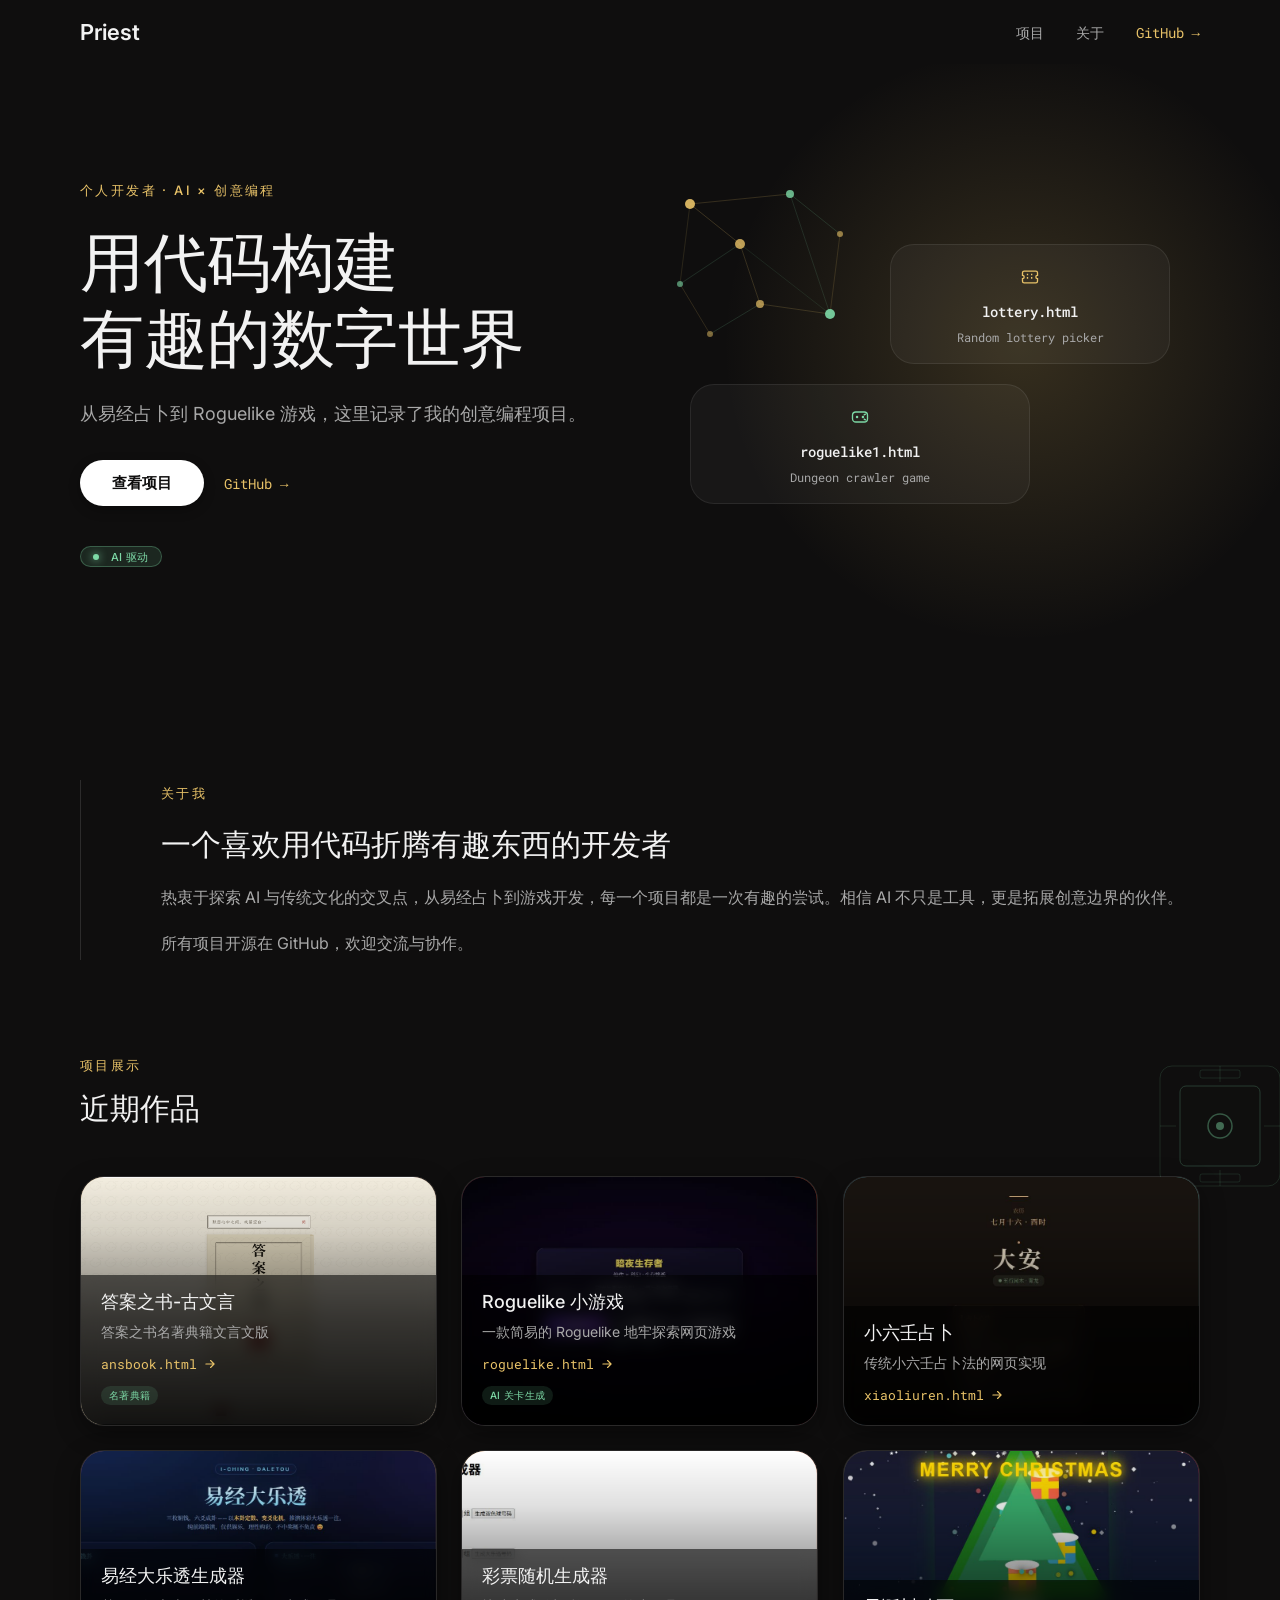
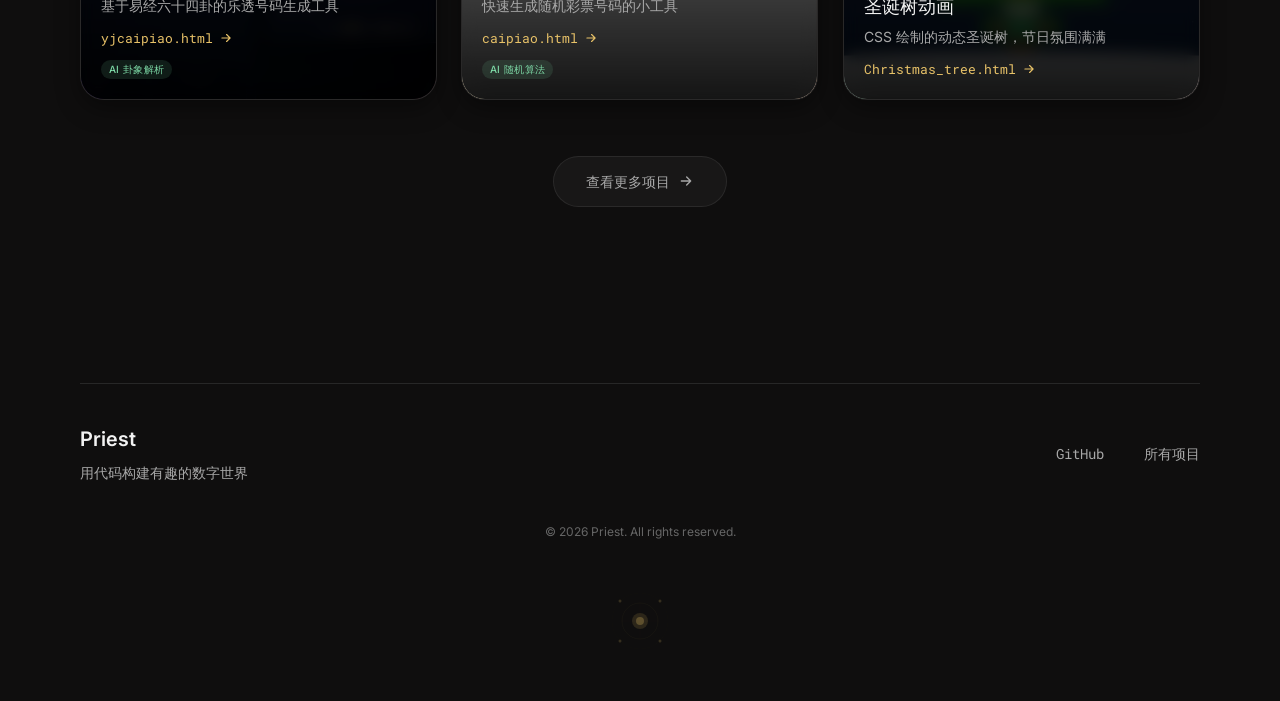
<file: index.html>
<!DOCTYPE html>
<html lang="zh-CN">
<head>
  <meta charset="UTF-8">
  <meta name="viewport" content="width=device-width, initial-scale=1.0">
  <title>Priest · 个人主页</title>
  <link rel="preconnect" href="https://fonts.googleapis.com">
  <link rel="preconnect" href="https://fonts.gstatic.com" crossorigin>
  <link href="https://fonts.googleapis.com/css2?family=Inter:wght@400;500;600;700&family=Roboto+Mono:wght@400;500&display=swap" rel="stylesheet">
  <link rel="stylesheet" href="css/style.css">
</head>
<body>
  <main class="page">
    <!-- ============ HEADER ============ -->
    <header class="header">
      <a href="#" class="logo">Priest</a>
      <nav class="nav">
        <a href="projects.html" class="nav-link">项目</a>
        <a href="#about" class="nav-link">关于</a>
        <a href="https://github.com/priestName" target="_blank" rel="noopener" class="nav-link nav-link--accent">GitHub →</a>
      </nav>
    </header>

    <!-- ============ HERO ============ -->
    <section class="hero">
      <div class="hero-content">
        <p class="hero-kicker">个人开发者 · AI × 创意编程</p>
        <h1 class="hero-title">用代码构建<br>有趣的数字世界</h1>
        <p class="hero-subtitle">从易经占卜到 Roguelike 游戏，这里记录了我的创意编程项目。</p>
        <div class="hero-cta">
          <a href="projects.html" class="cta-button">查看项目</a>
          <a href="https://github.com/priestName" target="_blank" rel="noopener" class="cta-secondary">GitHub →</a>
        </div>
        <div class="ai-badge">
          <span class="ai-badge-dot"></span>
          <span class="ai-badge-label">AI 驱动</span>
        </div>
      </div>

      <div class="hero-visual">
        <!-- AI Neural Network SVG (decorative, behind the cards) -->
        <svg class="ai-network" viewBox="0 0 200 180" fill="none" xmlns="http://www.w3.org/2000/svg" aria-hidden="true">
          <line x1="30" y1="30" x2="130" y2="20" stroke="#E8C268" stroke-width="0.5" opacity="0.35"/>
          <line x1="130" y1="20" x2="180" y2="60" stroke="#7DD9A6" stroke-width="0.5" opacity="0.3"/>
          <line x1="30" y1="30" x2="80" y2="70" stroke="#E8C268" stroke-width="0.5" opacity="0.4"/>
          <line x1="80" y1="70" x2="20" y2="110" stroke="#7DD9A6" stroke-width="0.5" opacity="0.3"/>
          <line x1="80" y1="70" x2="100" y2="130" stroke="#E8C268" stroke-width="0.5" opacity="0.35"/>
          <line x1="130" y1="20" x2="170" y2="140" stroke="#7DD9A6" stroke-width="0.5" opacity="0.25"/>
          <line x1="180" y1="60" x2="170" y2="140" stroke="#E8C268" stroke-width="0.5" opacity="0.3"/>
          <line x1="20" y1="110" x2="50" y2="160" stroke="#E8C268" stroke-width="0.5" opacity="0.3"/>
          <line x1="100" y1="130" x2="50" y2="160" stroke="#7DD9A6" stroke-width="0.5" opacity="0.3"/>
          <line x1="100" y1="130" x2="170" y2="140" stroke="#E8C268" stroke-width="0.5" opacity="0.35"/>
          <line x1="80" y1="70" x2="170" y2="140" stroke="#7DD9A6" stroke-width="0.5" opacity="0.2"/>
          <line x1="30" y1="30" x2="20" y2="110" stroke="#E8C268" stroke-width="0.5" opacity="0.25"/>
          <circle cx="30" cy="30" r="5" fill="#E8C268" opacity="0.9" class="nn-dot"/>
          <circle cx="130" cy="20" r="4" fill="#7DD9A6" opacity="0.8" class="nn-dot"/>
          <circle cx="180" cy="60" r="3" fill="#E8C268" opacity="0.6" class="nn-dot"/>
          <circle cx="80" cy="70" r="5" fill="#E8C268" opacity="0.8" class="nn-dot"/>
          <circle cx="20" cy="110" r="3" fill="#7DD9A6" opacity="0.6" class="nn-dot"/>
          <circle cx="100" cy="130" r="4" fill="#E8C268" opacity="0.7" class="nn-dot"/>
          <circle cx="170" cy="140" r="5" fill="#7DD9A6" opacity="0.9" class="nn-dot"/>
          <circle cx="50" cy="160" r="3" fill="#E8C268" opacity="0.5" class="nn-dot"/>
        </svg>

        <!-- Hero glow background -->
        <div class="hero-glow" aria-hidden="true"></div>

        <div class="deco-card deco-card--top">
          <div class="deco-icon deco-icon--ticket">
            <svg width="20" height="20" viewBox="0 0 24 24" fill="none" xmlns="http://www.w3.org/2000/svg">
              <path d="M3 7a2 2 0 0 1 2-2h14a2 2 0 0 1 2 2v3a2 2 0 0 0 0 4v3a2 2 0 0 1-2 2H5a2 2 0 0 1-2-2v-3a2 2 0 0 0 0-4V7z" stroke="#E8C268" stroke-width="1.6"/>
              <path d="M9 8v8M14 8v8" stroke="#E8C268" stroke-width="1.6" stroke-dasharray="2 2"/>
            </svg>
          </div>
          <div class="deco-name">lottery.html</div>
          <div class="deco-desc">Random lottery picker</div>
        </div>

        <div class="deco-card deco-card--bottom">
          <div class="deco-icon deco-icon--game">
            <svg width="20" height="20" viewBox="0 0 24 24" fill="none" xmlns="http://www.w3.org/2000/svg">
              <rect x="3" y="6" width="18" height="12" rx="4" stroke="#7DD9A6" stroke-width="1.6"/>
              <circle cx="8.5" cy="12" r="1.5" fill="#7DD9A6"/>
              <circle cx="15.5" cy="12" r="1.5" fill="#7DD9A6"/>
              <path d="M17 9.5l1.5-1M17 14.5l1.5 1" stroke="#7DD9A6" stroke-width="1.6" stroke-linecap="round"/>
            </svg>
          </div>
          <div class="deco-name">roguelike1.html</div>
          <div class="deco-desc">Dungeon crawler game</div>
        </div>
      </div>
    </section>

    <!-- ============ ABOUT ============ -->
    <section id="about" class="about">
      <div class="about-divider"></div>
      <div class="about-content">
        <p class="about-kicker">关于我</p>
        <h2 class="about-title">一个喜欢用代码折腾有趣东西的开发者</h2>
        <p class="about-text">热衷于探索 AI 与传统文化的交叉点，从易经占卜到游戏开发，每一个项目都是一次有趣的尝试。相信 AI 不只是工具，更是拓展创意边界的伙伴。</p>
        <p class="about-text">所有项目开源在 GitHub，欢迎交流与协作。</p>
      </div>
    </section>

    <!-- ============ PROJECTS ============ -->
    <section id="projects" class="projects">
      <header class="projects-header">
        <p class="projects-kicker">项目展示</p>
        <h2 class="projects-title">近期作品</h2>
      </header>

      <!-- AI Chip decoration (absolute, right of section) -->
      <svg class="ai-chip" viewBox="0 0 160 160" fill="none" xmlns="http://www.w3.org/2000/svg" aria-hidden="true">
        <rect x="20" y="20" width="120" height="120" rx="12" stroke="#7DD9A6" stroke-width="1" opacity="0.15"/>
        <rect x="40" y="40" width="80" height="80" rx="6" stroke="#7DD9A6" stroke-width="1" opacity="0.25" fill="#7DD9A6" fill-opacity="0.04"/>
        <circle cx="80" cy="80" r="12" stroke="#7DD9A6" stroke-width="1.5" opacity="0.4"/>
        <circle cx="80" cy="80" r="4" fill="#7DD9A6" opacity="0.5"/>
        <path d="M80 20v16M80 124v16M20 80h16M124 80h16" stroke="#7DD9A6" stroke-width="1" opacity="0.15"/>
        <rect x="60" y="24" width="40" height="8" rx="2" stroke="#7DD9A6" stroke-width="0.7" opacity="0.2"/>
        <rect x="60" y="128" width="40" height="8" rx="2" stroke="#7DD9A6" stroke-width="0.7" opacity="0.2"/>
      </svg>

      <div class="projects-grid" id="projects-grid">
        <!-- 卡片由 app.js 从 projects.json 动态渲染 -->
      </div>

      <!-- View More -->
      <div class="projects-more">
        <a href="projects.html" class="more-link">
          <span>查看更多项目</span>
          <svg width="16" height="16" viewBox="0 0 24 24" fill="none" xmlns="http://www.w3.org/2000/svg">
            <path d="M5 12h14M13 6l6 6-6 6" stroke="currentColor" stroke-width="2" stroke-linecap="round" stroke-linejoin="round"/>
          </svg>
        </a>
      </div>
    </section>
    <footer class="footer">
      <div class="footer-divider"></div>
      <div class="footer-main">
        <div class="footer-left">
          <div class="footer-logo">Priest</div>
          <div class="footer-tagline">用代码构建有趣的数字世界</div>
        </div>
        <nav class="footer-links">
          <a href="https://github.com/priestName" target="_blank" rel="noopener" class="footer-link">GitHub</a>
          <a href="projects.html" class="footer-link">所有项目</a>
        </nav>
      </div>

      <div class="footer-copyright">© 2026 Priest. All rights reserved.</div>

      <!-- AI Footer Glow -->
      <svg class="ai-glow" viewBox="0 0 80 80" fill="none" xmlns="http://www.w3.org/2000/svg" aria-hidden="true">
        <circle cx="40" cy="40" r="8" fill="#E8C268" opacity="0.15"/>
        <circle cx="40" cy="40" r="4" fill="#E8C268" opacity="0.3"/>
        <circle cx="40" cy="40" r="18" stroke="#E8C268" stroke-width="0.5" opacity="0.08"/>
        <circle cx="40" cy="40" r="28" stroke="#E8C268" stroke-width="0.3" opacity="0.05"/>
        <circle cx="20" cy="20" r="1.5" fill="#E8C268" opacity="0.2"/>
        <circle cx="60" cy="60" r="1.5" fill="#E8C268" opacity="0.2"/>
        <circle cx="60" cy="20" r="1.5" fill="#E8C268" opacity="0.2"/>
        <circle cx="20" cy="60" r="1.5" fill="#E8C268" opacity="0.2"/>
        <line x1="40" y1="22" x2="40" y2="58" stroke="#E8C268" stroke-width="0.3" opacity="0.06"/>
        <line x1="22" y1="40" x2="58" y2="40" stroke="#E8C268" stroke-width="0.3" opacity="0.06"/>
      </svg>
    </footer>
  </main>
  <script src="js/projects-data.js"></script>
  <script src="js/app.js"></script>
  <script>
    loadProjects('projects-grid', 6, true);
  </script>
</body>
</html>
</file>
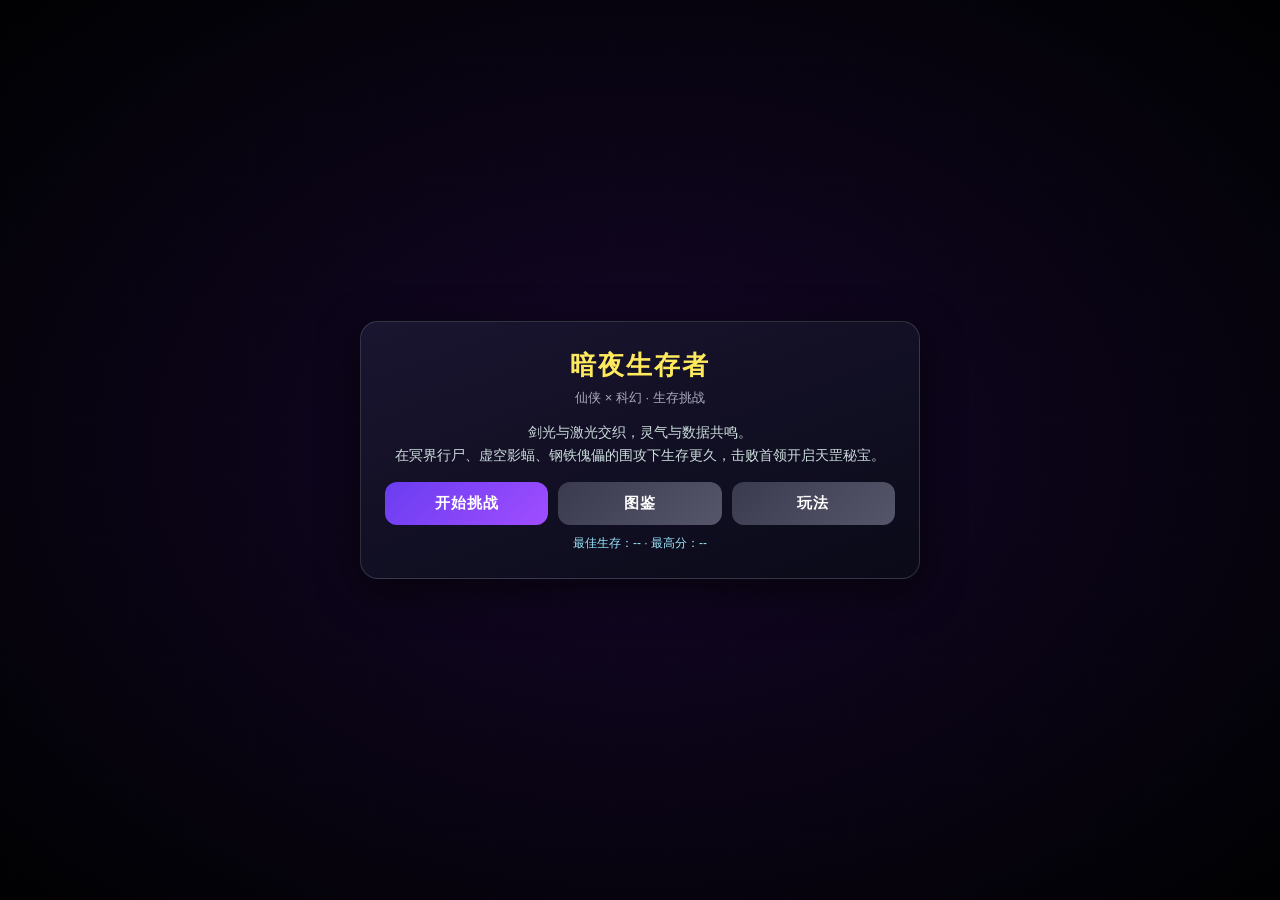
<file: roguelike/index.html>
<!DOCTYPE html>
<html lang="zh-CN">
<head>
<meta charset="UTF-8">
<meta name="viewport" content="width=device-width,initial-scale=1,maximum-scale=1,user-scalable=no,viewport-fit=cover">
<meta name="apple-mobile-web-app-capable" content="yes">
<meta name="theme-color" content="#0a0a14">
<meta http-equiv="Cache-Control" content="no-cache, no-store, must-revalidate">
<meta http-equiv="Pragma" content="no-cache">
<meta http-equiv="Expires" content="0">
<title>暗夜生存者 · 仙侠×科幻</title>
<style>
  *{margin:0;padding:0;box-sizing:border-box;-webkit-tap-highlight-color:transparent;user-select:none;-webkit-user-select:none;}
  html,body{width:100%;height:100%;overflow:hidden;background:#05050a;font-family:-apple-system,BlinkMacSystemFont,"PingFang SC","Microsoft YaHei",sans-serif;touch-action:none;color:#fff;}
  #app{position:fixed;inset:0;display:flex;align-items:center;justify-content:center;background:#05050a;}
  #stage{position:relative;width:100vw;height:100vh;height:100dvh;background:#0a0a18;overflow:hidden;box-shadow:0 0 60px rgba(80,0,160,.4) inset;}
  #game-canvas{position:absolute;inset:0;width:100%;height:100%;display:block;image-rendering:pixelated;}

  /* HUD */
  .hud{position:absolute;inset:0;pointer-events:none;z-index:5;}
  .hud-tl{position:absolute;top:10px;left:10px;display:flex;flex-direction:column;gap:6px;font-size:13px;line-height:1;}
  .hud-tr{position:absolute;top:10px;right:52px;display:flex;flex-direction:column;align-items:flex-end;gap:6px;font-size:13px;}
  .bar{width:180px;height:12px;background:rgba(0,0,0,.55);border:1px solid rgba(255,255,255,.18);border-radius:6px;overflow:hidden;position:relative;}
  .bar > span{position:absolute;left:0;top:0;bottom:0;background:linear-gradient(90deg,#ff5e7e,#ff2e63);transition:width .15s linear;}
  .bar.xp > span{background:linear-gradient(90deg,#4be1ff,#1ea0ff);}
  .bar .label{position:absolute;inset:0;display:flex;align-items:center;justify-content:center;font-size:11px;color:#fff;text-shadow:0 1px 2px rgba(0,0,0,.8);font-weight:600;}
  .stat-pill{background:rgba(0,0,0,.5);border:1px solid rgba(255,255,255,.16);border-radius:14px;padding:5px 10px;font-size:12px;backdrop-filter:blur(4px);}
  .stat-pill .v{color:#ffea5e;font-weight:700;margin-left:4px;}

  .btn-pause{pointer-events:auto;position:absolute;top:10px;right:10px;width:38px;height:38px;border-radius:50%;background:rgba(0,0,0,.5);border:1px solid rgba(255,255,255,.2);color:#fff;font-size:18px;display:flex;align-items:center;justify-content:center;cursor:pointer;z-index:7;}
  .btn-pause:active{transform:scale(.92);}

  /* 摇杆 */
  .joystick{position:absolute;left:24px;bottom:24px;width:130px;height:130px;border-radius:50%;background:rgba(255,255,255,.06);border:2px solid rgba(255,255,255,.18);pointer-events:auto;touch-action:none;z-index:6;}
  .joystick .knob{position:absolute;left:50%;top:50%;width:54px;height:54px;margin:-27px 0 0 -27px;border-radius:50%;background:radial-gradient(circle at 30% 30%,#9be7ff,#1ea0ff);border:2px solid rgba(255,255,255,.6);box-shadow:0 4px 12px rgba(0,0,0,.5);}

  /* 屏幕 */
  .screen{position:absolute;inset:0;display:flex;align-items:center;justify-content:center;background:radial-gradient(ellipse at center,rgba(20,5,40,.85),rgba(0,0,0,.92));opacity:0;visibility:hidden;pointer-events:none;transition:opacity .25s ease;z-index:20;}
  .screen.active{opacity:1;visibility:visible;pointer-events:auto;}
  .modal-card{width:min(92%,520px);background:linear-gradient(160deg,#1a1530,#0a0a18);border:1px solid rgba(255,255,255,.15);border-radius:18px;padding:22px 20px;text-align:center;box-shadow:0 12px 40px rgba(0,0,0,.6);max-height:90vh;overflow:auto;}
  .modal-title{font-size:22px;font-weight:700;margin-bottom:6px;color:#ffea5e;letter-spacing:2px;}
  .modal-sub{font-size:13px;color:#aab;margin-bottom:14px;}
  .modal-msg{font-size:14px;color:#cdd;line-height:1.6;margin-bottom:16px;}
  .modal-actions{display:flex;flex-direction:column;gap:10px;}
  .modal-actions.row{flex-direction:row;flex-wrap:wrap;}
  .btn{appearance:none;border:0;cursor:pointer;padding:12px 16px;font-size:15px;font-weight:600;color:#fff;background:linear-gradient(135deg,#6a3df0,#a04dff);border-radius:12px;transition:transform .1s ease,box-shadow .1s ease;letter-spacing:1px;flex:1;min-width:120px;}
  .btn:active{transform:scale(.96);}
  .btn.secondary{background:linear-gradient(135deg,#3b3b50,#56566b);}
  .btn.danger{background:linear-gradient(135deg,#ff4e6e,#ff2e63);}
  .btn.success{background:linear-gradient(135deg,#34c98c,#1aa566);}

  /* 升级 / 宝箱选择卡 */
  .upgrade-list{display:flex;flex-direction:column;gap:10px;margin-top:6px;}
  .upgrade-card{text-align:left;padding:12px 14px;border:1px solid rgba(255,255,255,.12);background:rgba(255,255,255,.04);border-radius:12px;cursor:pointer;transition:transform .1s ease,background .15s ease,border-color .15s ease;}
  .upgrade-card:active{transform:scale(.98);}
  .upgrade-card:hover{border-color:rgba(255,234,94,.6);background:rgba(255,234,94,.05);}
  .upgrade-card .name{font-size:15px;font-weight:700;color:#ffea5e;margin-bottom:4px;display:flex;justify-content:space-between;align-items:center;gap:8px;}
  .upgrade-card .name .tag{font-size:11px;color:#9be7ff;background:rgba(30,160,255,.18);border:1px solid rgba(30,160,255,.4);border-radius:8px;padding:2px 6px;font-weight:500;}
  .upgrade-card .name .lv{font-size:11px;color:#ffea5e;background:rgba(255,234,94,.15);border:1px solid rgba(255,234,94,.4);border-radius:8px;padding:2px 6px;font-weight:500;}
  .upgrade-card.treasure{border-color:rgba(255,234,94,.4);background:linear-gradient(135deg,rgba(255,234,94,.08),rgba(255,170,68,.08));}
  .upgrade-card.treasure .name{color:#ff8c42;}
  .upgrade-card .desc{font-size:12px;color:#aab;line-height:1.5;margin-bottom:8px;}
  .upgrade-card .branch-row{display:flex;flex-wrap:wrap;gap:8px;}
  .upgrade-card .branch-btn{flex:1 1 45%;min-width:100px;background:rgba(255,234,94,.08);border:1px solid rgba(255,234,94,.35);border-radius:10px;padding:8px 6px;color:#fff;font-size:12px;cursor:pointer;transition:background .15s,border-color .15s;}
  .upgrade-card .branch-btn:hover{background:rgba(255,234,94,.18);border-color:rgba(255,234,94,.7);}
  .upgrade-card .branch-btn small{display:block;color:#aab;font-size:10px;margin-top:2px;}
  .upgrade-card.has-branches{cursor:default;}
  .upgrade-card.has-branches:hover{border-color:rgba(255,255,255,.12);background:rgba(255,255,255,.04);}
  .btn-refresh{background:rgba(75,225,255,.12);border:1px solid rgba(75,225,255,.4);color:#4be1ff;border-radius:10px;padding:8px 16px;font-size:13px;cursor:pointer;transition:background .15s;}
  .btn-refresh:hover{background:rgba(75,225,255,.22);}
  .btn-refresh:disabled{opacity:.5;cursor:not-allowed;}

  /* 图鉴 */
  .codex-tabs{display:flex;gap:8px;margin-bottom:12px;}
  .codex-tab{flex:1;padding:10px 0;border:1px solid rgba(255,255,255,.12);background:rgba(255,255,255,.04);border-radius:10px;cursor:pointer;font-size:14px;color:#aab;transition:all .15s ease;}
  .codex-tab.active{color:#ffea5e;border-color:rgba(255,234,94,.5);background:rgba(255,234,94,.08);}
  .codex-list{display:flex;flex-direction:column;gap:10px;text-align:left;max-height:55vh;overflow-y:auto;padding-right:4px;}
  .codex-item{padding:10px 12px;border:1px solid rgba(255,255,255,.1);background:rgba(255,255,255,.03);border-radius:10px;}
  .codex-item .head{display:flex;justify-content:space-between;align-items:center;margin-bottom:4px;}
  .codex-item .head .nm{font-size:14px;font-weight:700;color:#ffea5e;}
  .codex-item .head .badge{font-size:10px;padding:2px 6px;border-radius:6px;background:rgba(155,231,255,.15);color:#9be7ff;border:1px solid rgba(155,231,255,.3);}
  .codex-item .head .badge.elite{background:rgba(255,234,94,.15);color:#ffea5e;border-color:rgba(255,234,94,.3);}
  .codex-item .head .badge.boss{background:rgba(255,46,99,.15);color:#ff8aaa;border-color:rgba(255,46,99,.4);}
  .codex-item .desc{font-size:12px;color:#aab;line-height:1.5;}
  .codex-item .stats{font-size:11px;color:#9be7ff;margin-top:4px;font-family:monospace;}
  .sw{width:10px;height:10px;border-radius:50%;display:inline-block;border:1.5px solid #000;box-shadow:0 0 0 1px rgba(255,255,255,.15);}

  /* 暂停-技能 */
  .skill-section{margin-top:8px;text-align:left;}
  .skill-section h3{font-size:13px;color:#9be7ff;margin-bottom:6px;letter-spacing:1px;}
  .skill-row{display:flex;justify-content:space-between;align-items:center;padding:8px 12px;background:rgba(255,255,255,.04);border:1px solid rgba(255,255,255,.08);border-radius:8px;margin-bottom:6px;font-size:13px;}
  .skill-row .nm{color:#ffea5e;font-weight:600;}
  .skill-row .lv{color:#9be7ff;font-family:monospace;}

  .best-line{font-size:12px;color:#9be7ff;margin-top:10px;}

  .toast{position:absolute;top:60px;left:50%;transform:translateX(-50%);background:rgba(0,0,0,.75);color:#ffea5e;padding:8px 16px;border-radius:20px;font-size:13px;z-index:25;opacity:0;transition:opacity .3s ease;pointer-events:none;border:1px solid rgba(255,234,94,.3);max-width:80%;text-align:center;}
  .toast.show{opacity:1;}

  .hint{position:absolute;bottom:24px;right:24px;font-size:12px;color:rgba(255,255,255,.6);background:rgba(0,0,0,.4);padding:6px 10px;border-radius:8px;pointer-events:none;}

  .buff-row{position:absolute;top:80px;left:10px;display:flex;flex-direction:column;gap:4px;pointer-events:none;}
  .buff-pill{background:rgba(0,0,0,.5);border:1px solid rgba(255,255,255,.16);border-radius:14px;padding:3px 10px;font-size:11px;color:#ffea5e;backdrop-filter:blur(4px);display:flex;align-items:center;gap:6px;}
  .buff-pill .dot{width:6px;height:6px;border-radius:50%;background:#ffea5e;}

  /* ===== 响应式：多端多屏幕尺寸自适应 ===== */
  /* 大屏桌面（>1024px）：放大 HUD 与模态卡片 */
  @media (min-width: 1024px) and (min-height: 700px){
    .hud-tl, .hud-tr{font-size:14px;gap:8px;}
    .bar{width:220px;height:14px;}
    .stat-pill{padding:6px 14px;font-size:13px;}
    .modal-card{width:min(92%,560px);padding:26px 24px;}
    .modal-title{font-size:26px;}
    .codex-item .head .nm{font-size:15px;}
    .codex-list{max-height:62vh;}
  }
  /* 平板/小笔记本（768-1024px） */
  @media (min-width: 768px) and (max-width: 1023px){
    .modal-card{width:min(94%,500px);}
    .codex-list{max-height:58vh;}
  }
  /* 手机横屏 / 小屏（<768px）：紧凑布局 */
  @media (max-width: 767px){
    .hud-tl, .hud-tr{font-size:11px;gap:5px;}
    .bar{width:140px;height:10px;}
    .bar .label{font-size:9px;}
    .stat-pill{padding:4px 8px;font-size:11px;}
    .btn-pause{width:34px;height:34px;font-size:16px;top:8px;right:8px;}
    .hud-tl{top:8px;left:8px;}
    .hud-tr{top:8px;right:46px;}
    .modal-card{width:94%;padding:18px 14px;max-height:92vh;}
    .modal-title{font-size:19px;letter-spacing:1px;}
    .modal-sub{font-size:12px;}
    .modal-msg{font-size:13px;}
    .btn{padding:11px 14px;font-size:14px;}
    .codex-list{max-height:60vh;}
    .codex-item{padding:9px 10px;}
    .codex-item .head .nm{font-size:13px;}
    .codex-item .desc{font-size:11px;}
    .codex-item .stats{font-size:10px;}
    .codex-tab{font-size:13px;padding:9px 0;}
    .skill-row{padding:7px 10px;font-size:12px;}
    .hint{font-size:10px;padding:5px 8px;bottom:14px;right:14px;}
    .toast{font-size:12px;padding:7px 14px;top:50px;}
    .buff-row{top:64px;}
  }
  /* 手机竖屏（宽<480 或 纵横比<1）：摇杆与 HUD 进一步紧凑 */
  @media (max-width: 480px), (orientation: portrait) and (max-width: 767px){
    .joystick{left:18px;bottom:18px;width:110px;height:110px;}
    .joystick .knob{width:46px;height:46px;margin:-23px 0 0 -23px;}
    .bar{width:120px;}
    .hud-tl{gap:4px;}
    .modal-card{padding:16px 12px;}
    .modal-title{font-size:18px;}
    .upgrade-card{padding:10px 11px;}
    .upgrade-card .name{font-size:14px;}
    .upgrade-card .desc{font-size:11px;}
    .upgrade-card .branch-btn{font-size:11px;padding:7px 5px;}
  }
  /* 超宽屏（21:9 / 32:9 等）：限制模态卡片宽度避免过宽 */
  @media (min-aspect-ratio: 21/9){
    .modal-card{width:min(60%,600px);}
  }
  /* 高分屏（>2000px）：放大游戏内容 */
  @media (min-width: 2000px){
    .modal-card{width:min(50%,640px);padding:30px 28px;}
    .modal-title{font-size:30px;}
    .btn{font-size:17px;padding:14px 18px;}
  }
  /* 安全区域适配（刘海屏 / 全面屏） */
  @media (env(safe-area-inset-top) > 0){
    .hud-tl{top:calc(10px + env(safe-area-inset-top));}
    .hud-tr{top:calc(10px + env(safe-area-inset-top));}
    .btn-pause{top:calc(10px + env(safe-area-inset-top));}
    .hint{bottom:calc(14px + env(safe-area-inset-bottom));}
    .joystick{bottom:calc(18px + env(safe-area-inset-bottom));}
  }
</style>
</head>
<body>
<div id="app">
  <div id="stage">
    <canvas id="game-canvas"></canvas>

    <div class="hud" id="hud" style="display:none;">
      <div class="hud-tl">
        <div class="bar hp"><span id="hp-fill"></span><div class="label" id="hp-label">HP 100/100</div></div>
        <div class="bar xp"><span id="xp-fill"></span><div class="label" id="xp-label">Lv 1  0/5</div></div>
        <div class="stat-pill">击杀<span class="v" id="kill-stat">0</span></div>
      </div>
      <div class="hud-tr">
        <div class="stat-pill">时间<span class="v" id="time-stat">00:00</span></div>
        <div class="stat-pill">分数<span class="v" id="score-stat">0</span></div>
        <div class="stat-pill">最佳<span class="v" id="best-stat">0</span></div>
      </div>
      <button class="btn-pause" id="btn-pause" type="button" aria-label="暂停">‖</button>
      <div class="hint" id="hint">摇杆移动 · 自动攻击 · 拾取道具</div>
      <div class="buff-row" id="buff-row"></div>
    </div>

    <div class="joystick" id="joystick" style="display:none;">
      <div class="knob" id="joystick-knob"></div>
    </div>

    <div class="toast" id="toast"></div>

    <!-- 开始屏 -->
    <div class="screen active" id="screen-start" data-screen="start">
      <div class="modal-card">
        <h1 class="modal-title">暗夜生存者</h1>
        <p class="modal-sub">仙侠 × 科幻 · 生存挑战</p>
        <p class="modal-msg">剑光与激光交织，灵气与数据共鸣。<br>在冥界行尸、虚空影蝠、钢铁傀儡的围攻下生存更久，击败首领开启天罡秘宝。</p>
        <div class="modal-actions row">
          <button class="btn" type="button" data-action="start">开始挑战</button>
          <button class="btn secondary" type="button" data-action="show-codex">图鉴</button>
          <button class="btn secondary" type="button" data-action="show-how">玩法</button>
        </div>
        <div class="best-line" id="start-best">最佳生存：--  ·  最高分：--</div>
      </div>
    </div>

    <!-- 玩法说明 -->
    <div class="screen" id="screen-how" data-screen="how">
      <div class="modal-card">
        <h2 class="modal-title">玩法说明</h2>
        <p class="modal-msg">
          · 左下角摇杆控制角色移动<br>
          · 角色自动对最近敌人释放剑气<br>
          · 击杀怪物获得经验并可拾取道具<br>
          · <b style="color:#ffea5e">精英怪</b>体型更大、掉落更多；<b style="color:#ff8aaa">首领</b>60 秒出现一次<br>
          · <b style="color:#ff8c42">首领宝箱</b>可获得稀有强化<br>
          · 升级时从 3 张强化卡中选 1 张<br>
          · 暂停界面可查看当前技能等级
        </p>
        <div class="modal-actions row">
          <button class="btn" type="button" data-action="start">开始挑战</button>
          <button class="btn secondary" type="button" data-action="back-start">返回</button>
        </div>
      </div>
    </div>

    <!-- 图鉴 -->
    <div class="screen" id="screen-codex" data-screen="codex">
      <div class="modal-card">
        <h2 class="modal-title">图鉴</h2>
        <div class="codex-tabs">
          <div class="codex-tab active" data-tab="skill">技能图鉴</div>
          <div class="codex-tab" data-tab="monster">怪物图鉴</div>
          <div class="codex-tab" data-tab="item">道具图鉴</div>
        </div>
        <div class="codex-list" id="codex-list"></div>
        <div class="modal-actions" style="margin-top:14px;">
          <button class="btn secondary" type="button" data-action="back-start">返回</button>
        </div>
      </div>
    </div>

    <!-- 开局武器选择 -->
    <div class="screen" id="screen-weapon" data-screen="weapon">
      <div class="modal-card">
        <h2 class="modal-title">选择初始武器</h2>
        <p class="modal-sub">角色初始没有任何技能，请选择一项武器开始挑战</p>
        <div class="upgrade-list" id="weapon-select-list"></div>
      </div>
    </div>

    <!-- 升级选择 -->
    <div class="screen" id="screen-levelup" data-screen="levelup">
      <div class="modal-card">
        <h2 class="modal-title">突破境界</h2>
        <p class="modal-sub">从下列强化中选择一项</p>
        <div class="upgrade-list" id="upgrade-list"></div>
      </div>
    </div>

    <!-- 首领宝箱 -->
    <div class="screen" id="screen-treasure" data-screen="treasure">
      <div class="modal-card">
        <h2 class="modal-title">天罡秘宝</h2>
        <p class="modal-sub">首领精华凝聚 · 4 选 1</p>
        <div class="upgrade-list" id="treasure-list"></div>
      </div>
    </div>

    <!-- 暂停 -->
    <div class="screen" id="screen-pause" data-screen="pause">
      <div class="modal-card">
        <h2 class="modal-title">已暂停</h2>
        <p class="modal-msg">当前已领悟的功法与武器：</p>
        <div class="skill-section">
          <h3>已习功法</h3>
          <div id="skill-panel"></div>
        </div>
        <div class="skill-section">
          <h3>武器装备</h3>
          <div id="weapon-panel"></div>
        </div>
        <div class="modal-actions" style="margin-top:14px;">
          <button class="btn" type="button" data-action="resume">继续挑战</button>
          <button class="btn danger" type="button" data-action="quit">结束本次</button>
        </div>
      </div>
    </div>

    <!-- 结束 -->
    <div class="screen" id="screen-over" data-screen="over">
      <div class="modal-card">
        <h2 class="modal-title">挑战结束</h2>
        <p class="modal-msg" id="over-msg">本次生存 0 秒，击败 0 个敌人。</p>
        <div class="modal-actions row">
          <button class="btn" type="button" data-action="restart">再来一次</button>
          <button class="btn secondary" type="button" data-action="back-start">返回首页</button>
        </div>
        <div class="best-line" id="over-best"></div>
      </div>
    </div>
  </div>
</div>

<script>
'use strict';
(function(){
  // ================== 怪物图鉴数据 ==================
  const MONSTERS = [
    { id:'walking_dead', name:'冥界行尸', tag:'仙侠', badge:'', level:1, color:'#7ed957', desc:'被幽冥之气浸染的尸体，移动缓慢但数量众多。', hp:24, dmg:5, speed:0.7, xp:1, theme:'xianxia' },
    { id:'shadow_bat',   name:'虚空影蝠', tag:'科幻', badge:'', level:1, color:'#ff6b9d', desc:'来自数据虚空的暗影生物，速度极快，接近玩家会停顿后直线冲刺。', hp:18,  dmg:12, speed:1.7, xp:1, theme:'scifi' },
    { id:'ghost_warrior',name:'幽魂剑卫', tag:'仙侠', badge:'', level:2, color:'#a8e0ff', desc:'身披残破战甲的游魂剑客，中等实力。',         hp:42, dmg:7, speed:1.0, xp:2, theme:'xianxia' },
    { id:'iron_puppet',  name:'钢铁傀儡', tag:'科幻', badge:'', level:2, color:'#ffb86c', desc:'上古文明遗留的机械战偶，皮糙肉厚。',         hp:75, dmg:9, speed:0.6, xp:3, theme:'scifi' },
    { id:'poison_spider',name:'毒蛊妖蛛', tag:'仙侠', badge:'', level:2, color:'#7ed9d9', desc:'潜伏在幽冥裂隙中的剧毒妖蛛，行动迅捷。',     hp:33, dmg:6, speed:1.1, xp:2, theme:'xianxia' },
    { id:'flame_demon',  name:'赤焰魔修', tag:'仙侠', badge:'', level:3, color:'#ff6b6b', desc:'堕入魔道的修士，周身环绕赤焰火罡。',         hp:57, dmg:8, speed:0.9, xp:3, theme:'xianxia' },
    { id:'mech_hound',   name:'机械猎犬', tag:'科幻', badge:'', level:2, color:'#50c8ff', desc:'上古文明培育的机械兽，接近玩家会停顿后直线冲刺。', hp:30, dmg:13, speed:1.5, xp:2, theme:'scifi' },
    { id:'plasma_ghost', name:'等离子幽灵', tag:'科幻', badge:'', level:3, color:'#b478ff', desc:'高维能量体在数据虚空的投影，可穿透实体。',   hp:48, dmg:7, speed:1.2, xp:3, theme:'scifi' },
    { id:'bomb_ghoul',   name:'腐爆尸傀', tag:'仙侠', badge:'', level:2, color:'#ff8c42', desc:'被邪术炼制的自爆尸傀，接近玩家时加速冲锋并引爆自身。',   hp:21, dmg:28, speed:0.9, xp:2, theme:'xianxia' },
    { id:'overload_bot', name:'过载机兵', tag:'科幻', badge:'', level:2, color:'#ff5e7e', desc:'核心不稳定的机械兵，接近玩家时加速冲锋并过载爆炸。',   hp:18, dmg:32, speed:1.0, xp:2, theme:'scifi' },
    { id:'elite_ghost',  name:'幽冥剑主', tag:'仙侠', badge:'elite', level:4, color:'#ffea5e', desc:'幽魂剑卫中的精英，泛着金光，必掉高级道具。', hp:156, dmg:18, speed:0.9, xp:10, theme:'xianxia' },
    { id:'elite_mech',   name:'破晓机甲', tag:'科幻', badge:'elite', level:4, color:'#ffea5e', desc:'钢铁傀儡中的精英，核能核心闪烁金光。',       hp:234, dmg:22, speed:0.55, xp:12, theme:'scifi' },
    { id:'elite_archer', name:'幽冥箭修', tag:'仙侠', badge:'elite', level:4, color:'#ffea5e', desc:'精英中的远程单位，可射出幽冥剑气。',         hp:117, dmg:8, speed:0.7, xp:12, theme:'xianxia' },
    { id:'elite_sniper', name:'脉冲狙击手', tag:'科幻', badge:'elite', level:4, color:'#ffea5e', desc:'装备了高斯步枪的精英机械单位，射程极远。',   hp:143, dmg:10, speed:0.6, xp:14, theme:'scifi' },
    { id:'boss_demon',   name:'妖王·噬天', tag:'仙侠', badge:'boss',  level:5, color:'#ff2e63', desc:'冥界之主，操控幽冥剑气，每三分钟出现一次。',   hp:770, dmg:24, speed:0.5, xp:35, theme:'xianxia' },
    { id:'boss_mech',    name:'机皇·天启', tag:'科幻', badge:'boss',  level:5, color:'#ff5e7e', desc:'远古文明终极兵器，激光与剑气交织。',         hp:1100, dmg:30, speed:0.45, xp:40, theme:'scifi' },
  ];
  const MONSTER_BY_ID = {};
  MONSTERS.forEach(m => MONSTER_BY_ID[m.id] = m);

  // ================== 技能/升级数据 ==================
  const SKILLS = [
    { id:'dmg',  name:'诛邪剑气', tag:'新武器', max:1, baseDmg:14,
      desc:'解锁诛邪剑气：发射直线剑气攻击敌人',
      onFirst:(p)=>{ p.bulletCount = Math.max(p.bulletCount, 1); }
    },
    { id:'dmg_count', name:'剑气·分化', tag:'弹幕', max:5, per:1, req:['dmg'],
      desc:'子弹数量 +1（最多 7）', apply:(p)=>{ p.bulletCount = Math.min(7, p.bulletCount+1); } },
    { id:'dmg_range', name:'剑气·纵横', tag:'伤害', max:5, req:['dmg'],
      desc:'射程 +40%，伤害 +15%', apply:(p)=>{ p.bulletRange *= 1.4; p.bulletDmg *= 1.15; } },
    { id:'dmg_power', name:'剑气·贯虹', tag:'伤害', max:5, req:['dmg'],
      desc:'射程 +15%，伤害 +40%', apply:(p)=>{ p.bulletRange *= 1.15; p.bulletDmg *= 1.4; } },
    { id:'aura', name:'剑气领域', tag:'新武器', max:1, baseDmg:8,
      desc:'解锁剑气领域：持续伤害周围敌人',
      onFirst:(p)=>{ p.auraDmg = Math.max(p.auraDmg, 8); p.auraRadius = Math.max(p.auraRadius, 90); }
    },
    { id:'aura_range', name:'领域·扩张', tag:'新武器', max:5, req:['aura'],
      desc:'范围 +50%，伤害 +20%', apply:(p)=>{ p.auraRadius *= 1.5; p.auraDmg *= 1.2; } },
    { id:'aura_power', name:'领域·凝聚', tag:'新武器', max:5, req:['aura'],
      desc:'范围 +20%，伤害 +50%', apply:(p)=>{ p.auraRadius *= 1.2; p.auraDmg *= 1.5; } },
    { id:'laser', name:'激光枪', tag:'新武器', max:1, baseDmg:28,
      desc:'解锁激光枪：每 2 秒发射一道穿透激光',
      onFirst:(p)=>{ p.laserDmg = Math.max(p.laserDmg, 28); p.laserRange = Math.max(p.laserRange, 650); p.laserCount = Math.max(p.laserCount, 1); p.laserInterval = Math.max(p.laserInterval, 2.0); }
    },
    { id:'laser_count', name:'激光·分束', tag:'弹幕', max:5, req:['laser'],
      desc:'激光数量 +1（最多 3）', apply:(p)=>{ p.laserCount = Math.min(3, p.laserCount+1); } },
    { id:'laser_range', name:'激光·延伸', tag:'伤害', max:5, req:['laser'],
      desc:'激光大小 +40%，伤害 +15%', apply:(p)=>{ p.laserWidthMult *= 1.4; p.laserDmg *= 1.15; } },
    { id:'laser_power', name:'激光·聚能', tag:'伤害', max:5, req:['laser'],
      desc:'激光大小 +15%，伤害 +40%', apply:(p)=>{ p.laserWidthMult *= 1.15; p.laserDmg *= 1.4; } },
    { id:'rate', name:'神速诀',   tag:'攻速', max:5, per:0.15, desc:'攻击速度 +15% / 级' },
    { id:'spd',  name:'御风术',   tag:'移速', max:4, per:0.12, desc:'移动速度 +12% / 级' },
    { id:'hp',   name:'金刚体',   tag:'生存', max:5, per:25,   desc:'最大生命 +25 / 级，并回满' },
    { id:'regen',name:'养生功',   tag:'生存', max:5, per:1,    desc:'每秒回复 +1 生命 / 级' },
    { id:'xp',   name:'灵识诀',   tag:'成长', max:4, per:0.25, desc:'经验获取 +25% / 级' },
    { id:'gather', name:'聚气决', tag:'成长', max:5, per:0.15, desc:'拾取范围 +15% / 级', apply:(p)=>{ p.pickupRange *= 1.15; } },
    { id:'luck', name:'气运诀', tag:'成长', max:5, per:0.15, desc:'幸运值 +15% / 级（提升稀有道具掉落与经验双倍掉落概率）', apply:(p)=>{ p.luck += 0.15; } },
  ];
  const SKILL_BY_ID = {};
  SKILLS.forEach(s => SKILL_BY_ID[s.id] = s);

  // ================== 道具数据 ==================
  // rarity: common / rare / epic；权重越低越稀有，掉落概率越低
  const ITEMS = [
    { id:'heal',    name:'回春丹',     color:'#7ed957', symbol:'✚', rarity:'common', desc:'恢复 35 生命', effect:(p)=>{ p.hp = Math.min(p.maxHp, p.hp+35); showToast('使用回春丹 +35',800); } },
    { id:'shield',  name:'金身符',     color:'#4be1ff', symbol:'◈', rarity:'rare',   desc:'5 秒内免疫伤害', effect:(p)=>{ p.iframes = Math.max(p.iframes, 5); showToast('金身符：5 秒无敌',800); } },
    { id:'xp',      name:'聚灵符',     color:'#b478ff', symbol:'✦', rarity:'common', desc:'立即获得 25 经验', effect:(p)=>{ p.xp += 25; showToast('聚灵符 +25 经验',800); if (p.xp >= p.xpNext) levelUp(); } },
    { id:'power',   name:'天罡符',     color:'#ff8c42', symbol:'⚡', rarity:'epic',   desc:'10 秒内伤害 +50%', effect:(p)=>{ p.powerUpTime = Math.max(p.powerUpTime||0, 10); showToast('天罡符：伤害 +50%',800); } },
  ];
  const ITEM_BY_ID = {};
  ITEMS.forEach(i => ITEM_BY_ID[i.id] = i);

  // ================== 首领宝箱 ==================
  const TREASURES = [
    { name:'诛仙剑阵', desc:'子弹 +2，伤害 +50%', apply:(p)=>{ p.bulletCount = Math.min(7, p.bulletCount+2); p.dmgMult *= 1.5; } },
    { name:'御剑术',   desc:'子弹速度 ×2，射程 +50%', apply:(p)=>{ p.bulletSpeed *= 2; p.bulletRange *= 1.5; } },
    { name:'雷火护体', desc:'光环伤害翻倍，范围 +30%', apply:(p)=>{ p.auraDmg = Math.max(p.auraDmg, 12) * 2; p.auraRadius *= 1.3; } },
    { name:'时光秘术', desc:'攻速 +50%，移速 +30%',  apply:(p)=>{ p.fireInterval *= 0.5; p.laserInterval *= 0.5; p.speedMult *= 1.3; } },
    { name:'太乙真气', desc:'生命上限 +100 并回满，回复 +3/秒', apply:(p)=>{ p.maxHp += 100; p.hp = p.maxHp; p.regen += 3; } },
  ];

  // ================== 常量 ==================
  const STORAGE_KEY = 'darknight_survivor_save_v2';
  const PLAYER_BASE = {
    hp: 100, maxHp: 100,
    speed: 2.4,
    size: 14,
    iframes: 0,
    fireCd: 0,
    fireInterval: 0.6,
    bulletDmg: 14,
    bulletSpeed: 7,
    bulletRange: 520,
    bulletCount: 0,
    pickupRange: 100,
    auraDmg: 0,
    auraRadius: 0,
    auraCd: 0,
    auraInterval: 0.8,
    laserDmg: 0,
    laserRange: 0,
    laserCount: 0,
    laserInterval: 2.0,
    laserWidthMult: 1,
    laserCd: 0,
    xpMult: 1,
    dmgMult: 1,
    speedMult: 1,
    regen: 0,
    luck: 0,        // 幸运值（百分比加成，影响道具品质与经验双倍掉落）
    powerUpTime: 0,
    skills: {},   // 技能等级记录
  };
  // 怪物生成配置（直接对应图鉴中的 id）
  const ENEMY_SPAWN = {
    walking_dead: { level:1, hp:1.5, dmg:1.0, attackType:'melee', weight:6, xp:1, score:5, color:'#7ed957', size:14, speed: 0.7, theme:'xianxia' },
    shadow_bat:   { level:1, hp:2.25, dmg:3.0, attackType:'dash', weight:5, xp:1, score:6, color:'#ff6b9d', size:10, speed: 1.7, theme:'scifi' },
    ghost_warrior:{ level:2, hp:1.5, dmg:1.0, attackType:'melee', weight:2, xp:2, score:10,color:'#a8e0ff', size:16, speed: 1.0, theme:'xianxia' },
    iron_puppet:  { level:2, hp:1.5, dmg:1.0, attackType:'melee', weight:1, xp:3, score:15,color:'#ffb86c', size:20, speed: 0.6, theme:'scifi' },
    poison_spider:{ level:2, hp:1.5, dmg:1.0, attackType:'melee', weight:3, xp:2, score:8, color:'#7ed9d9', size:13, speed: 1.1, theme:'xianxia' },
    flame_demon:  { level:3, hp:1.5, dmg:1.0, attackType:'melee', weight:2, xp:3, score:18,color:'#ff6b6b', size:18, speed: 0.9, theme:'xianxia' },
    mech_hound:   { level:2, hp:1.67, dmg:2.6, attackType:'dash', weight:4, xp:2, score:9, color:'#50c8ff', size:12, speed: 1.5, theme:'scifi' },
    plasma_ghost: { level:3, hp:1.5, dmg:1.0, attackType:'melee', weight:2, xp:3, score:20,color:'#b478ff', size:15, speed: 1.2, theme:'scifi' },
    bomb_ghoul:   { level:2, hp:1.2, dmg:28, attackType:'suicide', weight:2, xp:2, score:12,color:'#ff8c42', size:15, speed: 0.9, theme:'xianxia' },
    overload_bot: { level:2, hp:1.05, dmg:32, attackType:'suicide', weight:2, xp:2, score:12,color:'#ff5e7e', size:14, speed: 1.0, theme:'scifi' },
  };
  const ELITE_SPAWN = {
    elite_ghost:  { level:4, hpBase:156, dmg:18, attackType:'melee', weight:2, xp:10, score:45, color:'#ffea5e', size:18, speed: 0.9, theme:'xianxia' },
    elite_mech:   { level:4, hpBase:234, dmg:22, attackType:'melee', weight:2, xp:12, score:50, color:'#ffea5e', size:24, speed: 0.55, theme:'scifi' },
    elite_archer: { level:4, hpBase:117,  dmg:8,  attackType:'ranged', weight:1, xp:12, score:45, color:'#ffea5e', size:16, speed: 0.7, theme:'xianxia',
                    projectile:{ color:'#ffea5e', speed:5, range:350, dmg:8, size:4, cd:2.0 } },
    elite_sniper: { level:4, hpBase:143, dmg:10, attackType:'ranged', weight:1, xp:14, score:55, color:'#ffea5e', size:17, speed: 0.6, theme:'scifi',
                    projectile:{ color:'#4be1ff', speed:6, range:400, dmg:10, size:4, cd:2.5 } },
  };
  const BOSS_SPAWN = {
    boss_demon: { level:5, hpBase:770, dmg:24, attackType:'melee', weight:1, xp:35, score:250, color:'#ff2e63', size:36, speed: 0.5,  theme:'xianxia',
                  projectile:{ color:'#ff2e63', speed:5, range:450, dmg:15, size:6, cd:2.5 } },
    boss_mech:  { level:5, hpBase:1100,dmg:30, attackType:'melee', weight:1, xp:40, score:300, color:'#ff5e7e', size:38, speed: 0.45, theme:'scifi',
                  projectile:{ color:'#ff5e7e', speed:6, range:500, dmg:18, size:6, cd:2.0 } },
  };

  // ================== DOM ==================
  const stage = document.getElementById('stage');
  const canvas = document.getElementById('game-canvas');
  const ctx = canvas.getContext('2d');
  const hud = document.getElementById('hud');
  const joystick = document.getElementById('joystick');
  const joystickKnob = document.getElementById('joystick-knob');
  const hpFill = document.getElementById('hp-fill');
  const hpLabel = document.getElementById('hp-label');
  const xpFill = document.getElementById('xp-fill');
  const xpLabel = document.getElementById('xp-label');
  const killStat = document.getElementById('kill-stat');
  const timeStat = document.getElementById('time-stat');
  const scoreStat = document.getElementById('score-stat');
  const bestStat = document.getElementById('best-stat');
  const btnPause = document.getElementById('btn-pause');
  const upgradeListEl = document.getElementById('upgrade-list');
  const treasureListEl = document.getElementById('treasure-list');
  const skillPanel = document.getElementById('skill-panel');
  const weaponPanel = document.getElementById('weapon-panel');
  const overMsg = document.getElementById('over-msg');
  const overBest = document.getElementById('over-best');
  const startBest = document.getElementById('start-best');
  const codexList = document.getElementById('codex-list');
  const toast = document.getElementById('toast');
  const hint = document.getElementById('hint');
  const buffRow = document.getElementById('buff-row');

  // ================== 工具 ==================
  const rand = (a,b)=>a+Math.random()*(b-a);
  const randInt = (a,b)=>Math.floor(rand(a,b+1));
  const pick = (arr)=>arr[Math.floor(Math.random()*arr.length)];
  function pickWeighted(obj){
    const pool = [];
    Object.keys(obj).forEach(id=>{
      const t = obj[id];
      const w = Math.max(0, Math.floor(t.weight || 1));
      for (let i=0;i<w;i++) pool.push(id);
    });
    return pick(pool);
  }
  const clamp = (v,a,b)=>v<a?a:v>b?b:v;
  const dist2 = (ax,ay,bx,by)=>{ const dx=ax-bx, dy=ay-by; return dx*dx+dy*dy; };
  const len = (x,y)=>Math.sqrt(x*x+y*y);
  const norm = (x,y)=>{ const l=len(x,y)||1; return [x/l,y/l]; };
  function distToSegment(px, py, ax, ay, bx, by){
    const dx = bx-ax, dy = by-ay;
    const len2 = dx*dx + dy*dy;
    if (len2 === 0) return Math.sqrt((px-ax)*(px-ax)+(py-ay)*(py-ay));
    let t = Math.max(0, Math.min(1, ((px-ax)*dx + (py-ay)*dy) / len2));
    const projx = ax + t*dx, projy = ay + t*dy;
    return Math.sqrt((px-projx)*(px-projx)+(py-projy)*(py-projy));
  }
  const fmtTime = (s)=>{ s=Math.max(0,Math.floor(s)); const m=Math.floor(s/60), r=s%60; return (m<10?'0':'')+m+':'+(r<10?'0':'')+r; };

  function showToast(text, ms=1200){
    toast.textContent = text;
    toast.classList.add('show');
    clearTimeout(showToast._t);
    showToast._t = setTimeout(()=>toast.classList.remove('show'), ms);
  }

  // ================== 屏幕控制 ==================
  function hideAllScreens(){
    document.querySelectorAll('.screen').forEach(n=>{
      n.classList.remove('active');
      n.setAttribute('aria-hidden','true');
    });
  }
  function showScreen(id){
    hideAllScreens();
    const t = document.getElementById(id);
    if(!t) return;
    t.classList.add('active');
    t.setAttribute('aria-hidden','false');
  }

  // ================== 存档 ==================
  function loadSave(){
    try{
      const s = JSON.parse(localStorage.getItem(STORAGE_KEY) || '{}');
      return { bestTime: s.bestTime||0, bestScore: s.bestScore||0 };
    }catch(e){ return { bestTime:0, bestScore:0 }; }
  }
  function saveSave(data){
    try{ localStorage.setItem(STORAGE_KEY, JSON.stringify(data)); }catch(e){}
  }

  // ================== 升级实际效果 ==================
  function applySkill(skillId){
    const p = G.player; if (!p) return;
    const sk = SKILL_BY_ID[skillId];
    const cur = p.skills[skillId] || 0;
    if (cur >= sk.max) return; // 已达上限不再升级

    // 首次学习某些技能时先解锁基础效果
    if (cur === 0 && sk.onFirst) sk.onFirst(p);

    // 自定义 apply 的技能（分支、聚气决等）
    if (sk.apply){
      sk.apply(p);
    }
    // 传统百分比技能
    else {
      switch(skillId){
        case 'rate': p.fireInterval *= 1 - sk.per; p.auraInterval *= 1 - sk.per; p.laserInterval *= 1 - sk.per; break;
        case 'spd':  p.speedMult *= 1 + sk.per; break;
        case 'hp':   p.maxHp += sk.per; p.hp = p.maxHp; break;
        case 'regen':p.regen += sk.per; break;
        case 'xp':   p.xpMult *= 1 + sk.per; break;
      }
    }

    p.skills[skillId] = cur + 1;
  }

  // ================== 游戏状态 ==================
  const G = {
    state: 'menu',
    time: 0,
    realTime: 0,
    score: 0,
    kills: 0,
    spawnTimer: 0,
    eliteTimer: 0,
    bossTimer: 0,
    nextBossAt: 180,       // 第一次首领 3 分钟后
    bossInterval: 180,     // 之后每 3 分钟一只
    shake: 0,
    world: { w: 0, h: 0 },
    camera: { x: 0, y: 0 },
    view: { w: 0, h: 0 },
    dpr: 1,
    player: null,
    enemies: [],
    bullets: [],
    enemyBullets: [],
    lasers: [],
    pickups: [],
    items: [],         // 道具实体
    treasures: [],     // 宝箱实体
    particles: [],
    damageNums: [],
    input: { ax: 0, ay: 0 },
    lastTs: 0,
    pause: false,
  };

  // ================== 实体工厂 ==================
  function makePlayer(x,y){
    const p = Object.assign({}, PLAYER_BASE);
    p.x = x; p.y = y;
    p.level = 1; p.xp = 0; p.xpNext = 5;
    p.facing = 0; p.trail = 0;
    p.skills = {};
    return p;
  }
  function makeEnemy(id, x, y, hpScale=1, dmgScale=1){
    let t, isElite=false, isBoss=false;
    if (ENEMY_SPAWN[id]) t = ENEMY_SPAWN[id];
    else if (ELITE_SPAWN[id]){ t = ELITE_SPAWN[id]; isElite=true; }
    else if (BOSS_SPAWN[id]){ t = BOSS_SPAWN[id]; isBoss=true; }
    if (!t) return null;
    const baseHp = isBoss || isElite ? (t.hpBase || 1) : (t.hp || 1);
    const finalHp = Math.max(1, baseHp * hpScale);
    return {
      id, x, y,
      vx: 0, vy: 0,
      level: t.level || 1,
      hp: finalHp,
      maxHp: finalHp,
      dmg: t.dmg * dmgScale,
      speed: t.speed,
      size: t.size,
      xp: t.xp,
      score: t.score,
      color: t.color,
      theme: t.theme,
      isElite, isBoss,
      attackType: t.attackType || 'melee',
      projectile: t.projectile || null,
      rangedCd: t.projectile ? (t.projectile.cd || 2) : 0,
      explodeTimer: -1,
      knock: 0, knockX: 0, knockY: 0,
      flash: 0,
      // 基础攻击冷却（spawnOneEnemy 等会再覆盖为更大值）
      attackCd: 1.2,
      auraPhase: 0,
      // 冲刺型 AI 状态：0=行走 1=停顿蓄力 2=直线冲刺 3=冲刺后冷却
      dashState: 0,
      dashTimer: 0,
      dashDx: 0, dashDy: 0,
      dashCd: 1.5, // 出生后第一次冲刺前的冷却
    };
  }
  function makeBullet(x,y,dx,dy,dmg,speed,range){
    return { x, y, dx, dy, dmg, speed, dist:0, range, life:1.6, color:'#ffe45e' };
  }
  function makeLaser(x,y,dx,dy,dmg,range,width){
    return { x, y, dx, dy, dmg, range, width, dist:0, life:0.28, maxLife:0.28, color:'#ff2e63' };
  }
  function makeEnemyBullet(x,y,dx,dy,dmg,speed,range,color,size){
    return { x, y, dx, dy, dmg, speed, dist:0, range, life:2.0, color, size:size||4 };
  }
  function makePickup(x,y,xp){
    return { x, y, xp, size:5, vy:0, life: 12 };
  }
  function makeItem(id, x, y){
    return { id, x, y, life: 30, bob: rand(0, Math.PI*2) };
  }
  function makeTreasure(x, y){
    return { x, y, life: 60, bob: 0 };
  }
  function makeParticle(x,y,color,life=0.4,size=3,dx=0,dy=0){
    return { x, y, color, life, max:life, size, dx, dy };
  }
  function makeDamageNum(x,y,val,color='#fff'){
    return { x, y, val, color, life: 0.7, max:0.7 };
  }

  // ================== 世界与相机 ==================
  function resize(){
    const r = stage.getBoundingClientRect();
    G.view.w = r.width; G.view.h = r.height;
    G.dpr = Math.min(window.devicePixelRatio || 1, 2);
    canvas.width = Math.floor(r.width * G.dpr);
    canvas.height = Math.floor(r.height * G.dpr);
    canvas.style.width = r.width + 'px';
    canvas.style.height = r.height + 'px';
    ctx.setTransform(G.dpr, 0, 0, G.dpr, 0, 0);
    G.world.w = r.width * 2.2;
    G.world.h = r.height * 2.2;
    if (G.player){
      G.player.x = clamp(G.player.x, 20, G.world.w - 20);
      G.player.y = clamp(G.player.y, 20, G.world.h - 20);
    }
  }
  function updateCamera(){
    if(!G.player) return;
    // 相机跟随玩家，并 clamp 到世界范围内（避免在世界角落时相机为负）
    const cx = G.player.x - G.view.w/2;
    const cy = G.player.y - G.view.h/2;
    G.camera.x = clamp(cx, 0, Math.max(0, G.world.w - G.view.w));
    G.camera.y = clamp(cy, 0, Math.max(0, G.world.h - G.view.h));
  }

  // ================== 输入（摇杆） ==================
  let joyId = null;
  let joyRect = null;
  function setKnob(dx, dy){
    const max = 50;
    const d = len(dx, dy);
    if (d > max){ const k = max/d; dx *= k; dy *= k; }
    joystickKnob.style.transform = `translate(${dx}px, ${dy}px)`;
    if (d < 8){ G.input.ax = 0; G.input.ay = 0; }
    else { G.input.ax = dx / max; G.input.ay = dy / max; }
  }
  function resetKnob(){
    joystickKnob.style.transform = 'translate(0,0)';
    G.input.ax = 0; G.input.ay = 0;
  }
  joystick.addEventListener('pointerdown', e=>{
    e.preventDefault();
    if (G.state !== 'playing') return;
    joyId = e.pointerId;
    try{ joystick.setPointerCapture(joyId); }catch(_){}
    joyRect = joystick.getBoundingClientRect();
    setKnob(0, 0);
  });
  joystick.addEventListener('pointermove', e=>{
    if (joyId !== e.pointerId) return;
    if (!joyRect) joyRect = joystick.getBoundingClientRect();
    const dx = e.clientX - (joyRect.left + joyRect.width/2);
    const dy = e.clientY - (joyRect.top + joyRect.height/2);
    setKnob(dx, dy);
  });
  function endJoy(e){
    if (joyId !== null && e && joyId !== e.pointerId) return;
    joyId = null;
    joyRect = null;
    resetKnob();
  }
  joystick.addEventListener('pointerup', endJoy);
  joystick.addEventListener('pointercancel', endJoy);
  joystick.addEventListener('pointerleave', endJoy);

  // 键盘辅助
  const keys = {};
  window.addEventListener('keydown', e=>{
    keys[e.key.toLowerCase()] = true;
    if (e.key === 'p' || e.key === 'P'){
      if (G.state === 'playing') pauseGame();
      else if (G.state === 'paused') resumeGame();
    }
  });
  window.addEventListener('keyup', e=>{ keys[e.key.toLowerCase()] = false; });

  // ================== 暂停按钮 ==================
  btnPause.addEventListener('click', ()=>{
    if (G.state === 'playing') pauseGame();
  });

  // ================== 屏幕动作分发 ==================
  document.addEventListener('click', e=>{
    const t = e.target.closest('[data-action]');
    if (!t) return;
    const a = t.getAttribute('data-action');
    switch(a){
      case 'start':
      case 'restart': showWeaponSelect(); break;
      case 'show-how': showScreen('screen-how'); break;
      case 'show-codex': openCodex('skill'); break;
      case 'back-start': showScreen('screen-start'); break;
      case 'resume': resumeGame(); break;
      case 'quit': endGame(true); break;
    }
  });
  // 图鉴 tab 切换
  document.querySelectorAll('.codex-tab').forEach(tab=>{
    tab.addEventListener('click', ()=>{
      document.querySelectorAll('.codex-tab').forEach(x=>x.classList.remove('active'));
      tab.classList.add('active');
      renderCodex(tab.getAttribute('data-tab'));
    });
  });

  // ================== 难度曲线（更平缓） ==================
  function difficulty(){
    const t = G.time;
    // 数量：0~30s 极少，30~60 缓和上升，60 后逐步加压
    if (t < 15) return { count:[0,1], interval:2.4, hpScale:0.7, dmgScale:0.7, eliteEvery: 18 };
    if (t < 30) return { count:[1,1], interval:2.0, hpScale:0.85, dmgScale:0.8, eliteEvery: 15 };
    if (t < 60) return { count:[1,2], interval:1.6, hpScale:1.0,  dmgScale:0.95, eliteEvery: 12 };
    if (t < 120) return { count:[2,4], interval:1.2, hpScale:1.0 + (t-60)*0.012, dmgScale:1.0 + (t-60)*0.006, eliteEvery: 10 };
    return { count:[4,7], interval:0.85, hpScale:1.72 + (t-120)*0.018, dmgScale:1.36 + (t-120)*0.006, eliteEvery: 8 };
  }

  // ================== 敌人刷新 ==================
  function spawnEnemies(dt){
    if (G.state !== 'playing') return;
    const d = difficulty();
    G.spawnTimer -= dt;
    if (G.spawnTimer <= 0){
      G.spawnTimer = d.interval;
      const n = randInt(d.count[0], d.count[1]);
      for (let i=0;i<n;i++) spawnOneEnemy(d);
    }
    // 精英
    G.eliteTimer -= dt;
    if (G.eliteTimer <= 0){
      G.eliteTimer = d.eliteEvery;
      spawnOneElite(d);
    }
    // 首领
    if (G.time >= G.nextBossAt){
      G.nextBossAt += G.bossInterval;
      spawnOneBoss();
      showToast('⚠ 首领降临！', 1600);
    }
  }
  function spawnOneEnemy(d){
    // 从视口边缘外 80 像素的随机位置生成（避免在世界角落时 clamp 后跑到玩家身边）
    const w = G.view.w, h = G.view.h;
    const camX = G.camera.x, camY = G.camera.y;
    const margin = 80;
    let x, y;
    for (let tries=0; tries<6; tries++){
      const side = Math.floor(Math.random() * 4);
      if (side === 0){ // top
        x = camX + Math.random() * w;
        y = camY - margin;
      } else if (side === 1){ // bottom
        x = camX + Math.random() * w;
        y = camY + h + margin;
      } else if (side === 2){ // left
        x = camX - margin;
        y = camY + Math.random() * h;
      } else { // right
        x = camX + w + margin;
        y = camY + Math.random() * h;
      }
      x = clamp(x, 6, G.world.w - 6);
      y = clamp(y, 6, G.world.h - 6);
      // 必须离玩家足够远（至少 280 像素），保证玩家有反应时间
      if (dist2(x, y, G.player.x, G.player.y) >= 280 * 280) break;
    }
    // 早期只生成慢速的冥界行尸，避免快速怪偷袭
    let pool;
    if (G.time < 20) {
      pool = ['walking_dead','walking_dead','walking_dead','walking_dead','walking_dead','walking_dead','walking_dead'];
    } else if (G.time < 40) {
      pool = ['walking_dead','walking_dead','walking_dead','walking_dead','shadow_bat','shadow_bat','mech_hound','poison_spider','iron_puppet','ghost_warrior','bomb_ghoul','overload_bot'];
    } else {
      pool = [];
      Object.keys(ENEMY_SPAWN).forEach(id=>{
        const t = ENEMY_SPAWN[id];
        const w = Math.max(0, Math.floor(t.weight * (d.hpScale >= 1.5 ? 0.7 : 1)));
        for (let i=0;i<w;i++) pool.push(id);
      });
    }
    const id = pick(pool);
    const e = makeEnemy(id, x, y, d.hpScale, d.dmgScale);
    if (e){
      // 新生成的怪物在 1.5 秒内不能攻击玩家（让其先进入屏幕并被玩家看清）
      e.attackCd = Math.max(e.attackCd || 0, 1.5);
    }
    G.enemies.push(e);
  }
  function spawnOneElite(d){
    // 精英：从视口边缘外 100 像素生成
    const w = G.view.w, h = G.view.h;
    const camX = G.camera.x, camY = G.camera.y;
    const margin = 100;
    let x, y;
    for (let tries=0; tries<6; tries++){
      const side = Math.floor(Math.random() * 4);
      if (side === 0){ x = camX + Math.random() * w; y = camY - margin; }
      else if (side === 1){ x = camX + Math.random() * w; y = camY + h + margin; }
      else if (side === 2){ x = camX - margin; y = camY + Math.random() * h; }
      else { x = camX + w + margin; y = camY + Math.random() * h; }
      x = clamp(x, 12, G.world.w - 12);
      y = clamp(y, 12, G.world.h - 12);
      if (dist2(x, y, G.player.x, G.player.y) >= 320 * 320) break;
    }
    const id = pickWeighted(ELITE_SPAWN);
    const e = makeEnemy(id, x, y, 1, 1);
    if (e){ e.attackCd = Math.max(e.attackCd || 0, 2.0); }
    G.enemies.push(e);
  }
  function spawnOneBoss(){
    // 首领：从视口边缘外 140 像素生成；随登场次数增强血量与攻击
    const w = G.view.w, h = G.view.h;
    const camX = G.camera.x, camY = G.camera.y;
    const margin = 140;
    let x, y;
    for (let tries=0; tries<6; tries++){
      const side = Math.floor(Math.random() * 4);
      if (side === 0){ x = camX + Math.random() * w; y = camY - margin; }
      else if (side === 1){ x = camX + Math.random() * w; y = camY + h + margin; }
      else if (side === 2){ x = camX - margin; y = camY + Math.random() * h; }
      else { x = camX + w + margin; y = camY + Math.random() * h; }
      x = clamp(x, 16, G.world.w - 16);
      y = clamp(y, 16, G.world.h - 16);
      if (dist2(x, y, G.player.x, G.player.y) >= 380 * 380) break;
    }
    const id = Math.random() < 0.5 ? 'boss_demon' : 'boss_mech';
    // 每 3 分钟为一阶段，血量与攻击递增（强度更高）
    const stage = Math.max(0, Math.floor((G.time - 180) / 180));
    const hpScale = 1 + stage * 0.6;
    const dmgScale = 1 + stage * 0.2;
    const e = makeEnemy(id, x, y, hpScale, dmgScale);
    if (e){
      e.attackCd = Math.max(e.attackCd || 0, 2.0);
      // 体型也随阶段略微增大
      e.size *= (1 + stage * 0.06);
    }
    G.enemies.push(e);
  }

  // ================== 道具掉落 ==================
  // 稀有度权重：common=5, rare=2, epic=1；越稀有掉落概率越低
  const RARITY_WEIGHTS = { common:5, rare:2, epic:1 };
  // 根据玩家幸运值调整稀有度权重：幸运越高，稀有/史诗权重越高
  function pickItemByRarity(luck){
    luck = luck || 0;
    // 幸运加成：每点幸运（1=100%）让 rare 权重 +60%、epic 权重 +120%
    const luckMult = 1 + luck;
    const weights = {
      common: RARITY_WEIGHTS.common,
      rare:   RARITY_WEIGHTS.rare * (1 + 0.6 * luck),
      epic:   RARITY_WEIGHTS.epic * (1 + 1.2 * luck),
    };
    const total = ITEMS.reduce((sum, it)=> sum + (weights[it.rarity] || 1), 0);
    let r = Math.random() * total;
    for (const it of ITEMS){
      r -= weights[it.rarity] || 1;
      if (r <= 0) return it.id;
    }
    return ITEMS[0].id;
  }
  // 按怪物等级计算基础掉落率（已在原值基础上整体降低 50%）
  function getDropRateByLevel(level){
    switch(level){
      case 1: return 0.015; // 1.5%（原 3%）
      case 2: return 0.03;  // 3%（原 6%）
      case 3: return 0.05;  // 5%（原 10%）
      case 4: return 1.00;  // 100%（精英必掉，不变）
      case 5: return 1.00;  // 100%（首领必掉宝箱，不变）
      default: return 0.025;
    }
  }
  function tryDropItem(enemy){
    const lvl = enemy.level || 1;
    const rate = getDropRateByLevel(lvl);
    if (Math.random() < rate){
      if (enemy.isBoss){
        // 首领 100% 掉宝箱
        G.treasures.push(makeTreasure(enemy.x, enemy.y));
        for (let i=0;i<6;i++){
          const a = Math.random() * Math.PI * 2;
          const r = rand(0, 22);
          G.pickups.push(makePickup(enemy.x + Math.cos(a)*r, enemy.y + Math.sin(a)*r, 4));
        }
      } else {
        const id = pickItemByRarity(G.player ? G.player.luck : 0);
        G.items.push(makeItem(id, enemy.x, enemy.y));
        if (enemy.isElite){
          for (let i=0;i<3;i++){
            const a = Math.random() * Math.PI * 2;
            const r = rand(0, 16);
            G.pickups.push(makePickup(enemy.x + Math.cos(a)*r, enemy.y + Math.sin(a)*r, 2));
          }
        }
      }
    }
  }

  // ================== 开局武器选择 ==================
  function showWeaponSelect(){
    const list = [
      { id:'dmg', name:'诛邪剑气', tag:'新武器', desc:'发射直线剑气，自动追踪最近敌人' },
      { id:'aura', name:'剑气领域', tag:'新武器', desc:'生成持续伤害领域，靠近即伤' },
      { id:'laser', name:'激光枪', tag:'新武器', desc:'每 2 秒发射一道穿透激光' },
    ];
    const c = document.getElementById('weapon-select-list');
    c.innerHTML = '';
    list.forEach(w=>{
      const card = document.createElement('div');
      card.className = 'upgrade-card';
      card.innerHTML = '<div class="name">'+w.name+'<span class="tag">'+w.tag+'</span></div><div class="desc">'+w.desc+'</div>';
      card.addEventListener('click', ()=>{
        startGame(w.id);
      });
      c.appendChild(card);
    });
    showScreen('screen-weapon');
  }

  // ================== 升级 / 宝箱 ==================
  function levelUp(){
    G.player.level += 1;
    G.player.xp = 0;
    // 升级所需经验显著增加（后期曲线更陡）
    G.player.xpNext = Math.floor(6 + G.player.level * G.player.level * 1.3 + G.player.level * 4);
    G._upgradeRefreshUsed = false; // 每次升级重置刷新机会
    const list = pickSkillChoices();
    if (list.length === 0){
      // 全部技能满级：直接奖励属性并回到游戏
      G.player.maxHp += 15;
      G.player.hp = Math.min(G.player.maxHp, G.player.hp + 15);
      G.player.dmgMult *= 1.05;
      showToast('全部技能已满级，生命上限 +15', 1200);
      return;
    }
    renderSkillChoices(list, 'upgrade-list', 'screen-levelup', applySkill);
    G.state = 'levelup';
    showScreen('screen-levelup');
  }
  function pickSkillChoices(){
    const learned = G.player.skills;
    const available = SKILLS.filter(s => {
      if ((learned[s.id]||0) >= s.max) return false;
      if (s.req){
        for (const r of s.req){
          if ((learned[r]||0) < 1) return false;
        }
      }
      return true;
    });
    const list = [];
    for (let i=0;i<3 && available.length>0;i++){
      const idx = randInt(0, available.length-1);
      list.push(available[idx]);
      available.splice(idx, 1);
    }
    return list; // 不再用满级技能兜底
  }
  function renderSkillChoices(list, containerId, screenId, onPick){
    const c = document.getElementById(containerId);
    c.innerHTML = '';
    list.forEach(s=>{
      const cur = G.player.skills[s.id] || 0;
      const max = s.max;
      const card = document.createElement('div');
      card.className = 'upgrade-card';
      card.innerHTML = '<div class="name">'+s.name+'<span class="lv">'+cur+' / '+max+'</span></div><div class="desc">'+s.desc+'</div>';
      card.addEventListener('click', ()=>{
        onPick(s.id);
        showToast('已领悟：'+s.name+'（'+(cur+1)+'/'+max+'）', 900);
        hideAllScreens();
        G.state = 'playing';
        if (G._pendingTreasure){ G._pendingTreasure = false; openTreasureScreen(); }
      });
      c.appendChild(card);
    });

    // 升级界面添加刷新按钮（每次升级仅可刷新一次）
    if (screenId === 'screen-levelup'){
      const refreshWrap = document.createElement('div');
      refreshWrap.style.cssText = 'text-align:center;margin-top:10px;';
      const refreshBtn = document.createElement('button');
      refreshBtn.className = 'btn-refresh';
      refreshBtn.textContent = G._upgradeRefreshUsed ? '已刷新' : '刷新奖励（1次）';
      refreshBtn.disabled = G._upgradeRefreshUsed;
      refreshBtn.addEventListener('click', ()=>{
        if (G._upgradeRefreshUsed) return;
        G._upgradeRefreshUsed = true;
        const newList = pickSkillChoices();
        if (newList.length === 0){
          hideAllScreens();
          G.state = 'playing';
          showToast('没有可领悟的技能', 900);
          return;
        }
        renderSkillChoices(newList, containerId, screenId, onPick);
      });
      refreshWrap.appendChild(refreshBtn);
      c.appendChild(refreshWrap);
    }
  }
  function openTreasureScreen(){
    const list = [];
    const pool = TREASURES.slice();
    for (let i=0;i<4 && pool.length>0;i++){
      const idx = randInt(0, pool.length-1);
      list.push(pool[idx]);
      pool.splice(idx, 1);
    }
    const c = document.getElementById('treasure-list');
    c.innerHTML = '';
    list.forEach(tr=>{
      const card = document.createElement('div');
      card.className = 'upgrade-card treasure';
      card.innerHTML = '<div class="name">'+tr.name+'<span class="tag">秘宝</span></div><div class="desc">'+tr.desc+'</div>';
      card.addEventListener('click', ()=>{
        tr.apply(G.player);
        showToast('获得秘宝：'+tr.name, 1200);
        G._pendingTreasure = false;
        hideAllScreens();
        G.state = 'playing';
      });
      c.appendChild(card);
    });
    G.state = 'treasure';
    showScreen('screen-treasure');
  }

  // ================== 暂停界面 ==================
  function renderPausePanel(){
    const p = G.player;
    // 已习功法
    skillPanel.innerHTML = '';
    const learned = SKILLS.filter(s => (p.skills[s.id]||0) > 0);
    if (learned.length === 0){
      skillPanel.innerHTML = '<div style="font-size:12px;color:#778;padding:8px;">尚未领悟任何功法</div>';
    } else {
      learned.forEach(s=>{
        const lv = p.skills[s.id];
        const row = document.createElement('div');
        row.className = 'skill-row';
        row.innerHTML = '<span class="nm">'+s.name+' <span style="color:#9be7ff;font-size:11px;">['+s.tag+']</span></span><span class="lv">'+lv+' / '+s.max+'</span>';
        skillPanel.appendChild(row);
      });
    }
    // 武器装备
    weaponPanel.innerHTML = '';
    const weapons = [
      { name:'诛邪剑气', desc:['伤害 '+(p.bulletDmg*p.dmgMult).toFixed(1),'攻速 '+(1/p.fireInterval).toFixed(2)+'/s','数量 '+p.bulletCount] },
    ];
    if (p.auraRadius > 0){
      weapons.push({ name:'剑气领域', desc:['伤害/秒 '+(p.auraDmg*p.dmgMult).toFixed(1),'范围 '+p.auraRadius,'间隔 '+p.auraInterval.toFixed(2)+'s'] });
    }
    if (p.laserDmg > 0){
      weapons.push({ name:'激光枪', desc:['伤害 '+(p.laserDmg*p.dmgMult).toFixed(1),'大小 ×'+p.laserWidthMult.toFixed(2),'数量 '+p.laserCount+' · 间隔 '+p.laserInterval.toFixed(2)+'s'] });
    }
    weapons.forEach(w=>{
      const row = document.createElement('div');
      row.className = 'skill-row';
      row.innerHTML = '<span class="nm">'+w.name+'</span><span class="lv">'+w.desc.join(' · ')+'</span>';
      weaponPanel.appendChild(row);
    });
    // 基础属性
    const stat = document.createElement('div');
    stat.className = 'skill-row';
    stat.innerHTML = '<span class="nm">基础属性</span><span class="lv">HP '+p.maxHp+' · 移速 '+(p.speed*p.speedMult).toFixed(1)+' · 回血 '+p.regen.toFixed(1)+'/s · 经验 ×'+(p.xpMult).toFixed(2)+'</span>';
    weaponPanel.appendChild(stat);
  }

  // ================== 图鉴 ==================
  function openCodex(tab){
    showScreen('screen-codex');
    document.querySelectorAll('.codex-tab').forEach(x=>x.classList.remove('active'));
    document.querySelector('.codex-tab[data-tab="'+tab+'"]').classList.add('active');
    renderCodex(tab);
  }
  function renderCodex(tab){
    codexList.innerHTML = '';
    if (tab === 'skill'){
      // 技能标签对应颜色
      const tagColor = { '伤害':'#ff5e7e', '攻速':'#4be1ff', '移速':'#7ed957', '生存':'#7ed957', '弹幕':'#ffe45e', '成长':'#b478ff', '新武器':'#ff8c42' };
      // ===== 武器介绍（图鉴最前面） =====
      const wpnHeader = document.createElement('div');
      wpnHeader.style.cssText = 'font-size:13px;color:#ff8c42;font-weight:700;margin:0 0 6px;text-align:center;letter-spacing:1px;';
      wpnHeader.textContent = '—— 武器介绍 ——';
      codexList.appendChild(wpnHeader);
      const WEAPONS_INTRO = [
        { name:'诛邪剑气', baseDmg:14, color:'#9be7ff',
          desc:'发射直线追踪剑气，自动锁定最近敌人。每 0.6 秒发射一发，可学习分化/纵横/贯虹三系强化分支。' },
        { name:'剑气领域', baseDmg:8, color:'#4be1ff',
          desc:'以玩家为中心生成持续伤害光环，初始半径 90 像素，每 0.8 秒结算一次。可学习扩张/凝聚两系强化分支。' },
        { name:'激光枪', baseDmg:28, color:'#ff5e7e',
          desc:'每 2 秒发射一道穿透激光，射程为当前界面最短边的一半，可穿透所有敌人。可学习分束/延伸/聚能三系强化分支。' },
      ];
      WEAPONS_INTRO.forEach(w=>{
        const it = document.createElement('div');
        it.className = 'codex-item';
        it.style.borderColor = 'rgba(155,231,255,.35)';
        it.style.background = 'linear-gradient(135deg, rgba(155,231,255,.05), rgba(75,225,255,.05))';
        it.innerHTML = '<div class="head"><span class="nm"><span class="sw" style="background:'+w.color+';width:10px;height:10px;border-radius:50%;display:inline-block;border:1.5px solid #000;margin-right:6px;vertical-align:middle;box-shadow:0 0 6px '+w.color+'"></span>'+w.name+'</span><span class="badge" style="color:'+w.color+';border-color:'+w.color+'99;background:'+w.color+'22;">基础伤害 '+w.baseDmg+'</span></div><div class="desc">'+w.desc+'</div>';
        codexList.appendChild(it);
      });
      // 技能强化列表标题
      const skillHeader = document.createElement('div');
      skillHeader.style.cssText = 'font-size:13px;color:#9be7ff;font-weight:700;margin:14px 0 4px;text-align:center;letter-spacing:1px;';
      skillHeader.textContent = '—— 技能强化 ——';
      codexList.appendChild(skillHeader);
      SKILLS.forEach(s=>{
        const dotColor = tagColor[s.tag] || '#9be7ff';
        const it = document.createElement('div');
        it.className = 'codex-item';
        const badgeColor = s.tag==='弹幕' ? '#b8a030' : dotColor;
        let stats = '最高等级：'+s.max;
        if (s.baseDmg){ stats += ' · 基础伤害：'+s.baseDmg; }
        if (s.req && s.req.length){
          const reqNames = s.req.map(id => SKILL_BY_ID[id] ? SKILL_BY_ID[id].name : id).join('、');
          stats += ' · 前置：' + reqNames;
        }
        it.innerHTML = '<div class="head"><span class="nm"><span class="sw" style="background:'+dotColor+';width:10px;height:10px;border-radius:50%;display:inline-block;border:1.5px solid #000;margin-right:6px;vertical-align:middle;box-shadow:0 0 5px '+dotColor+'"></span>'+s.name+'</span><span class="badge" style="color:'+badgeColor+';border-color:'+badgeColor+';background:'+dotColor+'22;">'+s.tag+'</span></div><div class="desc">'+s.desc+'</div><div class="stats">'+stats+'</div>';
        codexList.appendChild(it);
      });
      // 首领秘宝（稀有强化）
      const trHeader = document.createElement('div');
      trHeader.style.cssText = 'font-size:13px;color:#ff8c42;font-weight:700;margin:14px 0 4px;text-align:center;letter-spacing:1px;';
      trHeader.textContent = '—— 首领秘宝（稀有强化）——';
      codexList.appendChild(trHeader);
      TREASURES.forEach(t=>{
        const it = document.createElement('div');
        it.className = 'codex-item';
        it.style.borderColor = 'rgba(255,140,66,.35)';
        it.style.background = 'linear-gradient(135deg, rgba(255,234,94,.05), rgba(255,140,66,.05))';
        it.innerHTML = '<div class="head"><span class="nm"><span class="sw" style="background:#ff8c42;width:10px;height:10px;border-radius:50%;display:inline-block;border:1.5px solid #000;margin-right:6px;vertical-align:middle;box-shadow:0 0 6px #ff8c42"></span>'+t.name+'</span><span class="badge" style="color:#ff8c42;border-color:rgba(255,140,66,.5);background:rgba(255,140,66,.12);">秘宝</span></div><div class="desc">'+t.desc+'</div><div class="stats">来源：击败首领开启宝箱 4 选 1</div>';
        codexList.appendChild(it);
      });
    } else if (tab === 'monster'){
      MONSTERS.forEach(m=>{
        const badgeCls = m.badge || 'normal';
        const badgeTxt = m.badge==='elite' ? '精英' : (m.badge==='boss' ? '首领' : '普通');
        const ringStyle = m.badge==='boss' ? 'box-shadow:0 0 8px #ff2e63,0 0 0 2px #ff2e63 inset' :
                          m.badge==='elite' ? 'box-shadow:0 0 6px #ffea5e,0 0 0 2px #ffea5e inset' : '';
        const it = document.createElement('div');
        it.className = 'codex-item';
        it.innerHTML =
          '<div class="head"><span class="nm"><span class="sw" style="background:'+(m.color||'#888')+';width:10px;height:10px;border-radius:50%;display:inline-block;border:1.5px solid #000;margin-right:6px;vertical-align:middle;'+ringStyle+'"></span>'+m.name+'</span><span class="badge '+badgeCls+'">'+m.tag+' · Lv.'+(m.level||1)+' · '+badgeTxt+'</span></div>'+
          '<div class="desc">'+m.desc+'</div>'+
          '<div class="stats">HP '+m.hp+' · 攻击 '+m.dmg+' · 移速 '+m.speed+' · 经验 '+m.xp+'</div>';
        codexList.appendChild(it);
      });
    } else if (tab === 'item'){
      ITEMS.forEach(it=>{
        const rarityName = { common:'普通', rare:'稀有', epic:'史诗' }[it.rarity] || '普通';
        const rarityColor = { common:'#7ed957', rare:'#4be1ff', epic:'#ff8c42' }[it.rarity] || '#7ed957';
        const el = document.createElement('div');
        el.className = 'codex-item';
        el.style.borderColor = it.color + '55';
        el.style.background = 'linear-gradient(135deg, '+it.color+'11, transparent)';
        el.innerHTML = '<div class="head"><span class="nm"><span class="sw" style="background:'+it.color+';width:10px;height:10px;border-radius:50%;display:inline-block;border:1.5px solid #000;margin-right:6px;vertical-align:middle;box-shadow:0 0 6px '+it.color+'"></span>'+it.name+'</span><span class="badge" style="color:'+rarityColor+';border-color:'+rarityColor+';background:'+rarityColor+'22;">'+rarityName+' · '+it.symbol+'</span></div><div class="desc">'+it.desc+'</div><div class="stats">拾取后自动生效</div>';
        codexList.appendChild(el);
      });
      // 首领宝箱说明
      const chestNote = document.createElement('div');
      chestNote.className = 'codex-item';
      chestNote.style.borderColor = 'rgba(255,234,94,.4)';
      chestNote.style.background = 'linear-gradient(135deg, rgba(255,234,94,.08), rgba(255,140,66,.08))';
      chestNote.innerHTML = '<div class="head"><span class="nm"><span class="sw" style="background:#ffea5e;width:10px;height:10px;border-radius:2px;display:inline-block;border:1.5px solid #000;margin-right:6px;vertical-align:middle;box-shadow:0 0 8px #ffea5e"></span>首领宝箱</span><span class="badge" style="color:#ffea5e;border-color:rgba(255,234,94,.5);background:rgba(255,234,94,.12);">🎁 战利品</span></div><div class="desc">击败首领后原地出现，拾取后开启天罡秘宝 4 选 1 界面，从 5 种稀有强化中选择 1 种永久获得。</div><div class="stats">产出：剑阵、御剑、雷火、时光、太乙</div>';
      codexList.appendChild(chestNote);
    }
  }

  // ================== HUD ==================
  function refreshHUD(){
    const p = G.player; if (!p) return;
    hpFill.style.width = (p.hp/p.maxHp*100) + '%';
    hpLabel.textContent = 'HP ' + Math.ceil(p.hp) + '/' + p.maxHp;
    xpFill.style.width = (p.xp/p.xpNext*100) + '%';
    xpLabel.textContent = 'Lv ' + p.level + '  ' + p.xp + '/' + p.xpNext;
    killStat.textContent = G.kills;
    timeStat.textContent = fmtTime(G.time);
    scoreStat.textContent = G.score;
    // 增益栏
    const buffs = [];
    if (p.iframes > 0) buffs.push({ name:'金身 '+p.iframes.toFixed(1)+'s', color:'#4be1ff' });
    if (p.powerUpTime > 0) buffs.push({ name:'天罡 +50% ' +p.powerUpTime.toFixed(1)+'s', color:'#ff8c42' });
    buffRow.innerHTML = buffs.map(b=>'<div class="buff-pill"><span class="dot" style="background:'+b.color+'"></span>'+b.name+'</div>').join('');
  }

  // ================== 流程 ==================
  function refreshStartBest(){
    const s = loadSave();
    startBest.textContent = '最佳生存：'+(s.bestTime?fmtTime(s.bestTime):'--')+'  ·  最高分：'+(s.bestScore||'--');
    bestStat.textContent = s.bestScore||0;
  }

  function startGame(startWeaponId){
    G.state = 'playing';
    G.time = 0; G.realTime = 0;
    G.score = 0; G.kills = 0;
    G.spawnTimer = 3.0; G.eliteTimer = 12; G.bossTimer = 0;
    G.nextBossAt = 180; G.bossInterval = 180;
    G.shake = 0; G._pendingTreasure = false;
    G.enemies.length = 0;
    G.bullets.length = 0;
    G.enemyBullets.length = 0;
    G.lasers.length = 0;
    G.pickups.length = 0;
    G.items.length = 0;
    G.treasures.length = 0;
    G.particles.length = 0;
    G.damageNums.length = 0;
    G.player = makePlayer(G.world.w/2, G.world.h/2);
    // 初始武器
    if (startWeaponId) applySkill(startWeaponId);
    // 初始 2 秒无敌，让玩家先看清场景
    G.player.iframes = 2.0;
    G.player.facing = -Math.PI/2; // 默认朝上
    updateCamera();
    hud.style.display = '';
    joystick.style.display = '';
    refreshHUD();
    hideAllScreens();
    showToast('开始挑战！前 2 秒无敌', 1400);
    setTimeout(()=>{ if (hint) hint.style.opacity = '0'; }, 4500);
  }
  function pauseGame(){
    if (G.state !== 'playing') return;
    G.state = 'paused';
    renderPausePanel();
    showScreen('screen-pause');
  }
  function resumeGame(){
    if (G.state !== 'paused') return;
    G.state = 'playing';
    hideAllScreens();
  }
  function endGame(quitByUser){
    G.state = 'over';
    const save = loadSave();
    const isNewBest = G.time > save.bestTime;
    const isNewScore = G.score > save.bestScore;
    const newSave = {
      bestTime: Math.max(save.bestTime, G.time),
      bestScore: Math.max(save.bestScore, G.score)
    };
    saveSave(newSave);
    overMsg.innerHTML = '本次生存 <b style="color:#ffea5e">'+fmtTime(G.time)+'</b><br>击败 <b style="color:#ffea5e">'+G.kills+'</b> 个敌人<br>得分 <b style="color:#ffea5e">'+G.score+'</b>'+(quitByUser?'<br><span style="color:#aab;font-size:12px;">(主动结束)</span>':'');
    overBest.textContent = (isNewBest||isNewScore)
      ? '🎉 新纪录！最佳：'+fmtTime(newSave.bestTime)+' / '+newSave.bestScore
      : '最佳：'+fmtTime(newSave.bestTime)+' · 最高分：'+newSave.bestScore;
    bestStat.textContent = newSave.bestScore;
    refreshStartBest();
    showScreen('screen-over');
  }

  // ================== 更新 ==================
  function updatePlaying(dt){
    G.time += dt;
    const p = G.player;
    let ax = G.input.ax, ay = G.input.ay;
    if (keys['arrowleft'] || keys['a']) ax -= 1;
    if (keys['arrowright'] || keys['d']) ax += 1;
    if (keys['arrowup'] || keys['w']) ay -= 1;
    if (keys['arrowdown'] || keys['s']) ay += 1;
    const mag = len(ax, ay);
    if (mag > 1){ ax/=mag; ay/=mag; }
    const sp = p.speed * p.speedMult * 60 * dt;
    p.x += ax * sp;
    p.y += ay * sp;
    p.x = clamp(p.x, p.size, G.world.w - p.size);
    p.y = clamp(p.y, p.size, G.world.h - p.size);
    if (mag > 0.1){ p.facing = Math.atan2(ay, ax); p.trail = 0.3; }
    p.trail = Math.max(0, p.trail - dt);
    if (p.iframes > 0) p.iframes -= dt;
    if (p.powerUpTime > 0) p.powerUpTime -= dt;
    if (p.regen > 0 && p.hp < p.maxHp) p.hp = Math.min(p.maxHp, p.hp + p.regen * dt);
    p.fireCd -= dt;
    p.auraCd -= dt;
    p.laserCd -= dt;

    // 自动攻击（始终发射剑气，无目标时朝朝向方向）
    if (p.fireCd <= 0){
      const target = findNearestEnemy(p);
      p.fireCd = p.fireInterval;
      // 即使没有目标也发射剑气（朝当前朝向），让玩家看到技能在释放
      if (target){
        fireBullets(p, target);
      } else {
        const fake = { x: p.x + Math.cos(p.facing) * 100, y: p.y + Math.sin(p.facing) * 100 };
        fireBullets(p, fake);
      }
    }
    // 光环
    if (p.auraDmg > 0 && p.auraCd <= 0){
      p.auraCd = p.auraInterval;
      const aDmg = p.auraDmg * p.dmgMult * (p.powerUpTime>0?1.5:1);
      for (let i=G.enemies.length-1;i>=0;i--){
        const e = G.enemies[i];
        if (dist2(p.x, p.y, e.x, e.y) < p.auraRadius * p.auraRadius){
          damageEnemy(e, aDmg, p, false);
        }
      }
      const n = 14;
      for (let i=0;i<n;i++){
        const a = (i/n) * Math.PI * 2;
        G.particles.push(makeParticle(p.x + Math.cos(a)*p.auraRadius, p.y + Math.sin(a)*p.auraRadius, '#ffaa44', 0.35, 3));
      }
    }

    // 激光枪
    if (p.laserDmg > 0 && p.laserCd <= 0){
      p.laserCd = p.laserInterval;
      fireLasers(p);
    }

    // 敌人 AI
    for (let i=G.enemies.length-1;i>=0;i--){
      const e = G.enemies[i];
      e.flash = Math.max(0, e.flash - dt);
      e.auraPhase = (e.auraPhase || 0) + dt;
      e.knock *= 0.85;
      if (e.knock < 0.05){ e.knock = 0; e.knockX = 0; e.knockY = 0; }
      const dx = p.x - e.x, dy = p.y - e.y;
      const d = len(dx, dy) || 1;
      const minDist = e.size + p.size + 2;

      // ===== 本帧速度倍率与移动方向 =====
      let speedMult = 1;
      let moveDx = dx, moveDy = dy; // 默认朝玩家方向

      // 冲刺型 AI（shadow_bat, mech_hound）：接近玩家时停顿后直线冲刺
      if (e.attackType === 'dash'){
        if (e.dashCd > 0) e.dashCd -= dt;
        if (e.dashState === 0){
          // 行走阶段：进入冲刺范围且冷却完毕，开始停顿蓄力
          if (d < 220 && e.dashCd <= 0){
            e.dashState = 1;
            e.dashTimer = 0.45;
            // 锁定冲刺方向（朝向玩家当前位置）
            e.dashDx = dx/d; e.dashDy = dy/d;
          }
        } else if (e.dashState === 1){
          // 停顿蓄力：原地不动，闪烁预警
          speedMult = 0;
          e.dashTimer -= dt;
          if (Math.floor(G.realTime * 14) % 2 === 0) e.flash = 0.25;
          if (e.dashTimer <= 0){
            e.dashState = 2;
            e.dashTimer = 0.4; // 冲刺持续时间
          }
        } else if (e.dashState === 2){
          // 直线冲刺：使用锁定方向，高速移动
          speedMult = 4.5;
          moveDx = e.dashDx; moveDy = e.dashDy;
          e.dashTimer -= dt;
          if (e.dashTimer <= 0){
            e.dashState = 3;
            e.dashTimer = 0.6; // 冲刺后短暂冷却
          }
        } else if (e.dashState === 3){
          // 冲刺后冷却：减速移动
          speedMult = 0.6;
          e.dashTimer -= dt;
          if (e.dashTimer <= 0){
            e.dashState = 0;
            e.dashCd = 1.5; // 下次冲刺前的冷却
          }
        }
      }

      // 自爆型 AI（bomb_ghoul, overload_bot）：接近玩家时加速冲锋，贴脸后进入 1 秒自爆倒计时
      if (e.attackType === 'suicide'){
        const aggroRange = 260;     // 加速冲锋触发距离
        const explodeRange = e.size + p.size + 28;
        if (e.explodeTimer < 0){
          // 未进入自爆倒计时
          if (d < explodeRange){
            // 已贴脸：进入 1 秒自爆倒计时
            e.explodeTimer = 1.0;
          } else if (d < aggroRange){
            // 加速冲锋：2 秒内接近玩家（约 2.5 倍速）
            speedMult = 2.5;
          }
        } else {
          // 自爆倒计时中：原地不动 + 闪烁预警
          speedMult = 0;
          e.explodeTimer -= dt;
          if (Math.floor(G.realTime * 14) % 2 === 0) e.flash = 0.3;
          if (e.explodeTimer <= 0){
            // 爆炸：对范围内玩家造成伤害
            if (p.iframes <= 0 && d < explodeRange + 24){
              p.hp -= e.dmg;
              p.iframes = 0.6;
              G.shake = Math.min(12, G.shake + 7);
              spawnBurst(p.x, p.y, e.color, 10, 3);
              if (p.hp <= 0){ p.hp = 0; endGame(false); return; }
            }
            // 爆炸粒子
            for (let k=0;k<14;k++){
              const a = Math.random()*Math.PI*2;
              const spd = rand(20, 80);
              G.particles.push(makeParticle(e.x, e.y, e.color, 0.5, rand(3,6), Math.cos(a)*spd, Math.sin(a)*spd));
            }
            killEnemy(e, i, p);
            continue;
          }
        }
      }

      // ===== 实际移动 =====
      const sp = e.speed * 60 * dt * speedMult;
      if (sp > 0){
        const moveLen = len(moveDx, moveDy) || 1;
        const dirX = moveDx / moveLen, dirY = moveDy / moveLen;
        // 限制最大移动距离，避免一帧内穿过玩家
        let finalSp = sp;
        if (d > minDist && d < minDist + sp && e.attackType !== 'dash') {
          finalSp = d - minDist;
        }
        e.x += dirX * finalSp + e.knockX;
        e.y += dirY * finalSp + e.knockY;
        // 软碰撞：怪物不能进入玩家身体（冲刺中也保留，避免穿过玩家）
        const newDx = p.x - e.x, newDy = p.y - e.y;
        const newD2 = newDx*newDx + newDy*newDy;
        if (newD2 < minDist * minDist && newD2 > 0.01){
          const newD = Math.sqrt(newD2);
          e.x = p.x - (newDx / newD) * minDist;
          e.y = p.y - (newDy / newD) * minDist;
        }
      } else {
        // 停顿/倒计时时仅应用击退
        e.x += e.knockX;
        e.y += e.knockY;
      }
      if (e.attackCd > 0) e.attackCd -= dt;

      // 远程攻击（精英、首领）
      if (e.projectile){
        if (e.rangedCd > 0) e.rangedCd -= dt;
        if (e.rangedCd <= 0 && d <= e.projectile.range){
          e.rangedCd = e.projectile.cd;
          const bossStage = e.isBoss ? Math.max(0, Math.floor((G.time - 180) / 180)) : 0;
          const projDmg = e.projectile.dmg * (e.isBoss ? (1 + bossStage * 0.15) : 1);
          G.enemyBullets.push(makeEnemyBullet(e.x, e.y, dx/d, dy/d, projDmg, e.projectile.speed, e.projectile.range, e.projectile.color, e.projectile.size));
        }
      }

      // 攻击处理
      if (e.attackType === 'suicide'){
        // 自爆怪的伤害在爆炸时一次性结算，此处不再处理近战
      } else if (e.attackType === 'dash'){
        // 冲刺型：仅在冲刺中接触玩家造成伤害
        if (e.dashState === 2 && d < e.size + p.size + 4 && p.iframes <= 0 && e.attackCd <= 0){
          p.hp -= e.dmg;
          p.iframes = 0.5;
          G.shake = Math.min(10, G.shake + 4);
          e.attackCd = 0.8;
          e.knock = 0.5; e.knockX = -dx/d*5; e.knockY = -dy/d*5;
          spawnBurst(p.x, p.y, '#ff2e63', 8, 2);
          if (p.hp <= 0){ p.hp = 0; endGame(false); return; }
        }
      } else {
        // 近战攻击
        if (d < e.size + p.size + 2 && p.iframes <= 0 && e.attackCd <= 0){
          p.hp -= e.dmg;
          p.iframes = 0.5;
          G.shake = Math.min(10, G.shake + 4);
          e.attackCd = 0.8;
          e.knock = 0.5; e.knockX = -dx/d*5; e.knockY = -dy/d*5;
          spawnBurst(p.x, p.y, '#ff2e63', 8, 2);
          if (p.hp <= 0){ p.hp = 0; endGame(false); return; }
        }
      }
    }
    // 子弹
    for (let i=G.bullets.length-1;i>=0;i--){
      const b = G.bullets[i];
      b.x += b.dx * b.speed * 60 * dt;
      b.y += b.dy * b.speed * 60 * dt;
      b.dist += b.speed * 60 * dt;
      b.life -= dt;
      if (b.life <= 0 || b.dist >= b.range || b.x < -10 || b.x > G.world.w+10 || b.y < -10 || b.y > G.world.h+10){
        G.bullets.splice(i,1); continue;
      }
      for (let j=G.enemies.length-1;j>=0;j--){
        const e = G.enemies[j];
        if (dist2(b.x, b.y, e.x, e.y) < (e.size + 4) * (e.size + 4)){
          const dmg = b.dmg * (p.powerUpTime>0?1.5:1);
          damageEnemy(e, dmg, p, true);
          G.bullets.splice(i,1);
          break;
        }
      }
    }
    // 敌方子弹
    for (let i=G.enemyBullets.length-1;i>=0;i--){
      const b = G.enemyBullets[i];
      b.x += b.dx * b.speed * 60 * dt;
      b.y += b.dy * b.speed * 60 * dt;
      b.dist += b.speed * 60 * dt;
      b.life -= dt;
      if (b.life <= 0 || b.dist >= b.range || b.x < -10 || b.x > G.world.w+10 || b.y < -10 || b.y > G.world.h+10){
        G.enemyBullets.splice(i,1); continue;
      }
      if (dist2(b.x, b.y, p.x, p.y) < (p.size + b.size) * (p.size + b.size)){
        if (p.iframes <= 0){
          p.hp -= b.dmg;
          p.iframes = 0.4;
          G.shake = Math.min(10, G.shake + 3);
          spawnBurst(p.x, p.y, b.color, 6, 2);
          if (p.hp <= 0){ p.hp = 0; endGame(false); return; }
        }
        G.enemyBullets.splice(i,1);
      }
    }
    // 激光视觉效果
    for (let i=G.lasers.length-1;i>=0;i--){
      const l = G.lasers[i];
      l.life -= dt;
      if (l.life <= 0){ G.lasers.splice(i,1); }
    }
    // 经验
    for (let i=G.pickups.length-1;i>=0;i--){
      const pk = G.pickups[i];
      pk.life -= dt;
      if (pk.life <= 0){ G.pickups.splice(i,1); continue; }
      const dx = p.x - pk.x, dy = p.y - pk.y;
      const d2 = dist2(p.x, p.y, pk.x, pk.y);
      const pr = p.pickupRange;
      if (d2 < pr * pr){
        const d = Math.sqrt(d2) || 1;
        pk.x += (dx/d) * 6 * 60 * dt;
        pk.y += (dy/d) * 6 * 60 * dt;
      }
      if (d2 < (p.size + pk.size + 2) * (p.size + pk.size + 2)){
        G.pickups.splice(i,1);
        const gain = Math.max(1, Math.floor(pk.xp * p.xpMult));
        p.xp += gain;
        if (p.xp >= p.xpNext) levelUp();
      }
    }
    // 道具
    for (let i=G.items.length-1;i>=0;i--){
      const it = G.items[i];
      it.life -= dt;
      it.bob += dt * 4;
      if (it.life <= 0){ G.items.splice(i,1); continue; }
      const d2 = dist2(p.x, p.y, it.x, it.y);
      const pr = p.pickupRange + 30;
      if (d2 < pr * pr){
        const d = Math.sqrt(d2) || 1;
        const speed = 5 * 60 * dt;
        it.x += ((p.x-it.x)/d) * speed;
        it.y += ((p.y-it.y)/d) * speed;
      }
      if (d2 < (p.size + 10) * (p.size + 10)){
        const def = ITEM_BY_ID[it.id];
        def.effect(p);
        G.items.splice(i,1);
        spawnBurst(it.x, it.y, def.color, 12, 2);
      }
    }
    // 宝箱
    for (let i=G.treasures.length-1;i>=0;i--){
      const tr = G.treasures[i];
      tr.life -= dt;
      tr.bob += dt * 2;
      if (tr.life <= 0){ G.treasures.splice(i,1); continue; }
      const d2 = dist2(p.x, p.y, tr.x, tr.y);
      if (d2 < (p.size + 18) * (p.size + 18)){
        // 拾取宝箱
        G.treasures.splice(i,1);
        spawnBurst(tr.x, tr.y, '#ffea5e', 30, 3);
        G.shake = 8;
        if (G.state === 'playing'){
          openTreasureScreen();
        } else {
          G._pendingTreasure = true;
        }
      }
    }
    // 粒子
    for (let i=G.particles.length-1;i>=0;i--){
      const pt = G.particles[i];
      pt.life -= dt;
      pt.x += pt.dx; pt.y += pt.dy;
      if (pt.life <= 0) G.particles.splice(i,1);
    }
    // 伤害飘字
    for (let i=G.damageNums.length-1;i>=0;i--){
      const dn = G.damageNums[i];
      dn.life -= dt;
      dn.y -= 30 * dt;
      if (dn.life <= 0) G.damageNums.splice(i,1);
    }
    if (G.shake > 0) G.shake = Math.max(0, G.shake - dt*30);

    spawnEnemies(dt);

    G.score = Math.floor(G.time * 3) + G.kills * 10;
  }

  function findNearestEnemy(p){
    let best = null, bestD2 = Infinity;
    for (let i=0;i<G.enemies.length;i++){
      const e = G.enemies[i];
      const d2 = dist2(p.x, p.y, e.x, e.y);
      if (d2 < bestD2){ bestD2 = d2; best = e; }
    }
    return best;
  }
  function fireBullets(p, target){
    const dx = target.x - p.x, dy = target.y - p.y;
    const baseA = Math.atan2(dy, dx);
    const n = p.bulletCount;
    const spread = n > 1 ? 0.18 : 0;
    for (let i=0;i<n;i++){
      const a = baseA + (n===1?0:(i - (n-1)/2) * spread);
      G.bullets.push(makeBullet(p.x, p.y, Math.cos(a), Math.sin(a), p.bulletDmg * p.dmgMult, p.bulletSpeed, p.bulletRange));
    }
    G.particles.push(makeParticle(p.x, p.y, '#ffe45e', 0.18, 2));
  }
  function fireLasers(p){
    const target = findNearestEnemy(p);
    let baseA = p.facing;
    if (target) baseA = Math.atan2(target.y - p.y, target.x - p.x);
    const n = p.laserCount;
    const spread = n > 1 ? 0.14 : 0;
    const width = (10 + n * 2) * p.laserWidthMult;
    // 激光射程：当前游戏界面最短边的一半
    const range = Math.min(G.view.w, G.view.h) / 2;
    for (let i=0;i<n;i++){
      const a = baseA + (n===1?0:(i - (n-1)/2) * spread);
      const dx = Math.cos(a), dy = Math.sin(a);
      const ex = p.x + dx * range;
      const ey = p.y + dy * range;
      G.lasers.push(makeLaser(p.x, p.y, dx, dy, p.laserDmg * p.dmgMult, range, width));
      // 激光穿透，对路径上所有敌人造成伤害
      const lDmg = p.laserDmg * p.dmgMult * (p.powerUpTime>0?1.5:1);
      for (let j=G.enemies.length-1;j>=0;j--){
        const e = G.enemies[j];
        const d = distToSegment(e.x, e.y, p.x, p.y, ex, ey);
        if (d < e.size + width*0.5){
          damageEnemy(e, lDmg, p, true);
        }
      }
    }
    G.particles.push(makeParticle(p.x, p.y, '#ff2e63', 0.22, 3));
    G.shake = Math.min(6, G.shake + 2);
  }
  function damageEnemy(e, dmg, p, byBullet){
    e.hp -= dmg;
    e.flash = 0.1;
    G.damageNums.push(makeDamageNum(e.x + rand(-6,6), e.y - e.size, Math.max(1, Math.ceil(dmg)), byBullet ? '#ffe45e' : '#ff8a4d'));
    if (e.hp <= 0){
      killEnemy(e, p);
    } else {
      spawnBurst(e.x, e.y, '#ff8a4d', 3, 1.5);
    }
  }
  function killEnemy(e, p){
    // 经验掉落
    let count, per;
    if (e.isBoss){ count = 14; per = 3; }
    else if (e.isElite){ count = 6; per = 2; }
    else { count = e.xp >= 3 ? 3 : 1; per = e.xp; }
    for (let i=0;i<count;i++){
      const a = Math.random() * Math.PI * 2;
      const r = rand(0, 18);
      G.pickups.push(makePickup(e.x + Math.cos(a)*r, e.y + Math.sin(a)*r, per));
    }
    // 幸运值触发双倍经验球掉落：基础概率 15%，每点幸运 +15%（满级气运诀 75% 时可达 15%+75%×15%=26.25%）
    const luckDoubleChance = 0.15 + (p.luck || 0) * 0.15;
    if (Math.random() < luckDoubleChance){
      const bonusCount = Math.max(1, Math.floor(count / 2));
      for (let i=0;i<bonusCount;i++){
        const a = Math.random() * Math.PI * 2;
        const r = rand(0, 22);
        G.pickups.push(makePickup(e.x + Math.cos(a)*r, e.y + Math.sin(a)*r, per));
      }
    }
    // 道具掉落
    tryDropItem(e);
    // 视觉
    spawnBurst(e.x, e.y, e.isBoss?'#ff2e63':(e.isElite?'#ffea5e':'#7ed957'), e.isBoss?40:(e.isElite?18:10), e.isBoss?4:2);
    if (e.isBoss){
      const bossName = MONSTER_BY_ID[e.id] ? MONSTER_BY_ID[e.id].name : '首领';
      G.shake = 18;
      showToast('【'+bossName+'】已被击败！开启天罡秘宝', 1800);
    }
    G.kills += 1;
    G.score += e.score;
    const idx = G.enemies.indexOf(e);
    if (idx >= 0) G.enemies.splice(idx, 1);
  }
  function spawnBurst(x, y, color, n, sp){
    for (let i=0;i<n;i++){
      const a = Math.random() * Math.PI * 2;
      const v = rand(0.5, 1.4) * sp;
      G.particles.push(makeParticle(x, y, color, rand(0.25, 0.55), rand(2, 4), Math.cos(a)*v, Math.sin(a)*v));
    }
  }

  // ================== 渲染 ==================
  function render(){
    const w = G.view.w, h = G.view.h;
    ctx.save();
    if (G.shake > 0){
      const sx = (Math.random()-0.5) * G.shake;
      const sy = (Math.random()-0.5) * G.shake;
      ctx.translate(sx, sy);
    }
    // 背景：双主题渐变（紫蓝 + 青绿）
    const grad = ctx.createRadialGradient(w/2, h/2, 50, w/2, h/2, Math.max(w,h));
    grad.addColorStop(0, '#1a1530');
    grad.addColorStop(0.5, '#0a1020');
    grad.addColorStop(1, '#05050a');
    ctx.fillStyle = grad;
    ctx.fillRect(0,0,w,h);

    // 网格
    ctx.strokeStyle = 'rgba(120,180,200,.07)';
    ctx.lineWidth = 1;
    const cell = 60;
    const camX = G.camera.x, camY = G.camera.y;
    const sx0 = -(camX % cell);
    const sy0 = -(camY % cell);
    for (let x=sx0; x<w; x+=cell){ ctx.beginPath(); ctx.moveTo(x,0); ctx.lineTo(x,h); ctx.stroke(); }
    for (let y=sy0; y<h; y+=cell){ ctx.beginPath(); ctx.moveTo(0,y); ctx.lineTo(w,y); ctx.stroke(); }

    // 世界边界
    ctx.strokeStyle = 'rgba(255,80,160,.6)';
    ctx.lineWidth = 3;
    ctx.strokeRect(-camX, -camY, G.world.w, G.world.h);
    // 内层科幻光带
    ctx.strokeStyle = 'rgba(80,200,255,.25)';
    ctx.lineWidth = 1;
    ctx.strokeRect(-camX+4, -camY+4, G.world.w-8, G.world.h-8);

    // 拾取（经验宝石）
    for (const pk of G.pickups){
      const px = pk.x - camX, py = pk.y - camY;
      const a = 0.6 + 0.4 * Math.sin(G.realTime*5 + pk.x);
      ctx.fillStyle = 'rgba(123,255,180,'+a+')';
      ctx.beginPath();
      ctx.moveTo(px, py - pk.size);
      ctx.lineTo(px + pk.size, py);
      ctx.lineTo(px, py + pk.size);
      ctx.lineTo(px - pk.size, py);
      ctx.closePath();
      ctx.fill();
    }

    // 道具
    for (const it of G.items){
      const def = ITEM_BY_ID[it.id];
      const px = it.x - camX, py = it.y - camY + Math.sin(it.bob)*3;
      // 光晕
      const glow = ctx.createRadialGradient(px, py, 2, px, py, 18);
      glow.addColorStop(0, def.color);
      glow.addColorStop(1, 'rgba(0,0,0,0)');
      ctx.fillStyle = glow;
      ctx.globalAlpha = 0.55;
      ctx.beginPath(); ctx.arc(px, py, 18, 0, Math.PI*2); ctx.fill();
      ctx.globalAlpha = 1;
      // 本体
      ctx.fillStyle = def.color;
      ctx.beginPath();
      ctx.arc(px, py, 10, 0, Math.PI*2);
      ctx.fill();
      ctx.strokeStyle = '#fff';
      ctx.lineWidth = 2;
      ctx.stroke();
      ctx.fillStyle = '#fff';
      ctx.font = 'bold 12px sans-serif';
      ctx.textAlign = 'center';
      ctx.textBaseline = 'middle';
      ctx.fillText(def.symbol, px, py+1);
    }

    // 宝箱
    for (const tr of G.treasures){
      const px = tr.x - camX, py = tr.y - camY + Math.sin(tr.bob)*4;
      const glow = ctx.createRadialGradient(px, py, 2, px, py, 28);
      glow.addColorStop(0, 'rgba(255,234,94,.9)');
      glow.addColorStop(1, 'rgba(255,234,94,0)');
      ctx.fillStyle = glow;
      ctx.beginPath(); ctx.arc(px, py, 28, 0, Math.PI*2); ctx.fill();
      // 箱体
      ctx.fillStyle = '#5a3a10';
      ctx.fillRect(px-14, py-10, 28, 20);
      ctx.fillStyle = '#ffea5e';
      ctx.fillRect(px-14, py-2, 28, 4);
      ctx.fillStyle = '#ff8c42';
      ctx.fillRect(px-3, py-10, 6, 20);
      ctx.strokeStyle = '#000';
      ctx.lineWidth = 1.5;
      ctx.strokeRect(px-14, py-10, 28, 20);
    }

    // 屏幕外敌人方向指示器（预警）
    if (G.player && G.enemies.length){
      const ppx = G.player.x - camX, ppy = G.player.y - camY;
      const margin = 28;
      // 按方向分组统计数量
      const dirs = { top:0, right:0, bottom:0, left:0 };
      for (const e of G.enemies){
        const ex = e.x - camX, ey = e.y - camY;
        if (ex < 0) dirs.left++;
        else if (ex > w) dirs.right++;
        else if (ey < 0) dirs.top++;
        else if (ey > h) dirs.bottom++;
      }
      const drawArrow = (cnt, tx, ty, ang) => {
        if (cnt <= 0) return;
        const pulse = 0.7 + 0.3 * Math.sin(G.realTime * 5);
        ctx.save();
        ctx.translate(tx, ty);
        ctx.rotate(ang);
        ctx.fillStyle = 'rgba(255,46,99,'+(0.55*pulse)+')';
        ctx.strokeStyle = 'rgba(0,0,0,.6)';
        ctx.lineWidth = 1.5;
        ctx.beginPath();
        ctx.moveTo(8, 0);
        ctx.lineTo(-6, -7);
        ctx.lineTo(-3, 0);
        ctx.lineTo(-6, 7);
        ctx.closePath();
        ctx.fill();
        ctx.stroke();
        ctx.restore();
        // 数量
        ctx.fillStyle = '#ffea5e';
        ctx.font = 'bold 11px sans-serif';
        ctx.textAlign = 'center';
        ctx.textBaseline = 'middle';
        ctx.fillText(cnt, tx, ty);
      };
      drawArrow(dirs.top,    w/2, margin,           Math.PI/2);    // 屏幕上方
      drawArrow(dirs.bottom, w/2, h - margin,       -Math.PI/2);  // 屏幕下方
      drawArrow(dirs.left,   margin, h/2,           0);           // 屏幕左侧
      drawArrow(dirs.right,  w - margin, h/2,       Math.PI);      // 屏幕右侧
    }

    // 敌人
    for (const e of G.enemies){
      const ex = e.x - camX, ey = e.y - camY;
      // 渲染范围：屏幕外 500 像素（视口对角线 ~764 像素，最远 404 像素在屏外）
      if (ex < -500 || ex > w+500 || ey < -500 || ey > h+500) continue;
      // 阴影
      ctx.fillStyle = 'rgba(0,0,0,.4)';
      ctx.beginPath();
      ctx.ellipse(ex, ey + e.size*0.7, e.size*0.7, e.size*0.3, 0, 0, Math.PI*2);
      ctx.fill();
      // 身体（先画深色描边，再填色，让怪物在玩家身上时也能看见）
      ctx.fillStyle = '#000';
      ctx.beginPath();
      ctx.arc(ex, ey, e.size + 1.5, 0, Math.PI*2);
      ctx.fill();
      ctx.fillStyle = e.flash > 0 ? '#ffffff' : e.color;
      ctx.beginPath();
      ctx.arc(ex, ey, e.size, 0, Math.PI*2);
      ctx.fill();
      // 主题装饰：仙侠 vs 科幻
      if (e.theme === 'xianxia'){
        ctx.strokeStyle = 'rgba(255,255,255,.4)';
        ctx.lineWidth = 1.5;
        ctx.beginPath();
        ctx.arc(ex, ey, e.size*0.6, 0, Math.PI*2);
        ctx.stroke();
      } else {
        // 科幻：电路纹理
        ctx.strokeStyle = 'rgba(80,200,255,.5)';
        ctx.lineWidth = 1.5;
        ctx.beginPath();
        ctx.moveTo(ex - e.size*0.5, ey); ctx.lineTo(ex + e.size*0.5, ey);
        ctx.moveTo(ex, ey - e.size*0.5); ctx.lineTo(ex, ey + e.size*0.5);
        ctx.stroke();
      }
      // 眼睛
      ctx.fillStyle = '#000';
      ctx.beginPath(); ctx.arc(ex-3, ey-3, 2, 0, Math.PI*2); ctx.fill();
      ctx.beginPath(); ctx.arc(ex+3, ey-3, 2, 0, Math.PI*2); ctx.fill();
      // 精英/首领装饰
      if (e.isElite){
        ctx.strokeStyle = 'rgba(255,234,94,.9)';
        ctx.lineWidth = 2.5;
        ctx.beginPath();
        ctx.arc(ex, ey, e.size + 3 + Math.sin(e.auraPhase*4)*1.5, 0, Math.PI*2);
        ctx.stroke();
      } else if (e.isBoss){
        ctx.strokeStyle = 'rgba(255,46,99,.9)';
        ctx.lineWidth = 3;
        ctx.beginPath();
        ctx.arc(ex, ey, e.size + 6 + Math.sin(e.auraPhase*3)*3, 0, Math.PI*2);
        ctx.stroke();
        // 副光环
        ctx.strokeStyle = 'rgba(255,234,94,.5)';
        ctx.lineWidth = 1.5;
        ctx.beginPath();
        ctx.arc(ex, ey, e.size + 12, 0, Math.PI*2);
        ctx.stroke();
      }
      // 血条：精英与首领始终显示，普通怪受伤后显示
      if (e.hp < e.maxHp || e.isElite || e.isBoss){
        const bw = e.size*2;
        ctx.fillStyle = 'rgba(0,0,0,.6)';
        ctx.fillRect(ex - bw/2, ey - e.size - 8, bw, 4);
        ctx.fillStyle = e.isBoss ? '#ff2e63' : (e.isElite ? '#ffea5e' : '#7ed957');
        ctx.fillRect(ex - bw/2, ey - e.size - 8, bw * (e.hp/e.maxHp), 4);
      }
      // 自爆倒计时：脉冲光圈预警（外圈 + 内圈）
      if (e.attackType === 'suicide' && e.explodeTimer >= 0){
        const pulse = 0.5 + 0.5 * Math.sin(G.realTime * 18);
        const progress = 1 - e.explodeTimer; // 0→1 越接近爆炸越亮
        // 外圈：扩张脉冲
        ctx.strokeStyle = 'rgba(255,140,66,'+(0.55 + 0.35*pulse)+')';
        ctx.lineWidth = 2 + pulse * 1.5;
        ctx.beginPath();
        ctx.arc(ex, ey, e.size + 8 + pulse * 5, 0, Math.PI*2);
        ctx.stroke();
        // 内圈：随倒计时收紧变红
        ctx.strokeStyle = 'rgba(255,46,99,'+(0.5 + 0.4*progress)+')';
        ctx.lineWidth = 1.8;
        ctx.beginPath();
        ctx.arc(ex, ey, e.size + 4 - progress * 1.5, 0, Math.PI*2);
        ctx.stroke();
      }
      // 冲刺蓄力：收缩光圈（dashState=1 时）
      if (e.attackType === 'dash' && e.dashState === 1){
        const t = 1 - (e.dashTimer / 0.45); // 0→1
        ctx.strokeStyle = 'rgba(255,107,157,'+(0.4 + 0.5*t)+')';
        ctx.lineWidth = 2;
        ctx.beginPath();
        ctx.arc(ex, ey, e.size + 6 - t * 3, 0, Math.PI*2);
        ctx.stroke();
      }
    }

    // 子弹
    for (const b of G.bullets){
      const bx = b.x - camX, by = b.y - camY;
      ctx.fillStyle = '#ffe45e';
      ctx.shadowColor = '#ffaa44';
      ctx.shadowBlur = 10;
      ctx.beginPath();
      ctx.arc(bx, by, 4, 0, Math.PI*2);
      ctx.fill();
      ctx.shadowBlur = 0;
    }
    // 激光
    for (const l of G.lasers){
      const alpha = l.life / l.maxLife;
      const x1 = l.x - camX, y1 = l.y - camY;
      const x2 = l.x + l.dx*l.range - camX, y2 = l.y + l.dy*l.range - camY;
      ctx.save();
      ctx.strokeStyle = 'rgba(255,46,99,'+alpha+')';
      ctx.lineWidth = l.width;
      ctx.lineCap = 'round';
      ctx.shadowColor = '#ff2e63';
      ctx.shadowBlur = 18;
      ctx.beginPath();
      ctx.moveTo(x1, y1);
      ctx.lineTo(x2, y2);
      ctx.stroke();
      ctx.strokeStyle = 'rgba(255,255,255,'+(alpha*0.7)+')';
      ctx.lineWidth = l.width * 0.35;
      ctx.shadowBlur = 0;
      ctx.beginPath();
      ctx.moveTo(x1, y1);
      ctx.lineTo(x2, y2);
      ctx.stroke();
      ctx.restore();
    }
    // 敌方子弹
    for (const b of G.enemyBullets){
      const bx = b.x - camX, by = b.y - camY;
      ctx.fillStyle = b.color;
      ctx.shadowColor = b.color;
      ctx.shadowBlur = 10;
      ctx.beginPath();
      ctx.arc(bx, by, b.size, 0, Math.PI*2);
      ctx.fill();
      ctx.shadowBlur = 0;
      // 拖尾
      ctx.strokeStyle = b.color;
      ctx.globalAlpha = 0.35;
      ctx.lineWidth = b.size * 0.8;
      ctx.beginPath();
      ctx.moveTo(bx - b.dx * b.size * 1.5, by - b.dy * b.size * 1.5);
      ctx.lineTo(bx, by);
      ctx.stroke();
      ctx.globalAlpha = 1;
    }

    // 玩家
    const p = G.player;
    if (p){
      const px = p.x - camX, py = p.y - camY;
      // 光环
      if (p.auraRadius > 0){
        ctx.strokeStyle = 'rgba(255,170,68,'+(0.35+0.15*Math.sin(G.realTime*6))+')';
        ctx.lineWidth = 3;
        ctx.beginPath();
        ctx.arc(px, py, p.auraRadius, 0, Math.PI*2);
        ctx.stroke();
        ctx.fillStyle = 'rgba(255,170,68,.06)';
        ctx.fill();
      }
      // 拖影
      if (p.trail > 0){
        ctx.fillStyle = 'rgba(155,231,255,'+(p.trail*0.5)+')';
        ctx.beginPath();
        ctx.arc(px - Math.cos(p.facing)*10, py - Math.sin(p.facing)*10, p.size*0.7, 0, Math.PI*2);
        ctx.fill();
      }
      // 通用脉动（供身体、天罡 buff 共用，避免 iframes 分支未定义）
      const pulse = 0.5 + 0.5 * Math.sin(G.realTime * 4);
      // 金身光环 + 半透明身体（在身体外侧，不覆盖敌人）
      if (p.iframes > 0){
        const f = 0.5 + 0.5 * Math.sin(G.realTime * 14);
        // 金身光环（外圈）
        ctx.strokeStyle = 'rgba(155,231,255,'+(0.55+0.35*f)+')';
        ctx.lineWidth = 2.5;
        ctx.beginPath();
        ctx.arc(px, py, p.size + 3 + f * 2, 0, Math.PI*2);
        ctx.stroke();
        // 半透明身体（让底下的敌人能透出来）
        ctx.globalAlpha = 0.45;
        const grd = ctx.createRadialGradient(px-3, py-3, 2, px, py, p.size);
        grd.addColorStop(0, '#bff0ff');
        grd.addColorStop(1, '#7ad0ff');
        ctx.fillStyle = grd;
        ctx.beginPath();
        ctx.arc(px, py, p.size, 0, Math.PI*2);
        ctx.fill();
        ctx.globalAlpha = 1;
        // 蓝色描边让玩家轮廓更明显
        ctx.strokeStyle = '#4be1ff';
        ctx.lineWidth = 2.5;
        ctx.beginPath();
        ctx.arc(px, py, p.size, 0, Math.PI*2);
        ctx.stroke();
      } else {
        // 正常身体：双色主题（青 + 紫）
        const grd = ctx.createRadialGradient(px-3, py-3, 2, px, py, p.size);
        grd.addColorStop(0, '#9be7ff');
        grd.addColorStop(1, '#6a3df0');
        ctx.fillStyle = grd;
        ctx.strokeStyle = '#fff';
        ctx.lineWidth = 2;
        ctx.beginPath();
        ctx.arc(px, py, p.size, 0, Math.PI*2);
        ctx.fill();
        ctx.stroke();
      }
      // 剑型朝向
      ctx.strokeStyle = '#ffe45e';
      ctx.lineWidth = 2;
      ctx.beginPath();
      ctx.moveTo(px + Math.cos(p.facing)*p.size, py + Math.sin(p.facing)*p.size);
      ctx.lineTo(px + Math.cos(p.facing)*(p.size+8), py + Math.sin(p.facing)*(p.size+8));
      ctx.stroke();
      // 眼睛
      ctx.fillStyle = '#001';
      ctx.beginPath();
      ctx.arc(px + Math.cos(p.facing)*4 - 3, py + Math.sin(p.facing)*4 - 2, 2, 0, Math.PI*2);
      ctx.arc(px + Math.cos(p.facing)*4 + 3, py + Math.sin(p.facing)*4 - 2, 2, 0, Math.PI*2);
      ctx.fill();
      // 天罡 buff 光
      if (p.powerUpTime > 0){
        ctx.strokeStyle = 'rgba(255,140,66,'+(0.5+0.3*pulse)+')';
        ctx.lineWidth = 2;
        ctx.beginPath();
        ctx.arc(px, py, p.size+4+Math.sin(G.realTime*10)*1.5, 0, Math.PI*2);
        ctx.stroke();
      }
    }

    // 粒子
    for (const pt of G.particles){
      const a = pt.life / pt.max;
      ctx.fillStyle = pt.color;
      ctx.globalAlpha = a;
      ctx.beginPath();
      ctx.arc(pt.x - camX, pt.y - camY, pt.size, 0, Math.PI*2);
      ctx.fill();
    }
    ctx.globalAlpha = 1;

    // 伤害数字
    ctx.font = 'bold 14px -apple-system, sans-serif';
    ctx.textAlign = 'center';
    for (const dn of G.damageNums){
      const a = dn.life / dn.max;
      ctx.fillStyle = dn.color;
      ctx.globalAlpha = a;
      ctx.fillText(dn.val, dn.x - camX, dn.y - camY);
    }
    ctx.globalAlpha = 1;

    // 重叠在玩家身上的敌人重画一次（保证怪物可见，不被玩家身体完全遮挡）
    if (p && G.enemies.length){
      ctx.save();
      for (const e of G.enemies){
        const ex = e.x - camX, ey = e.y - camY;
        // 只处理屏幕上一定范围的敌人
        if (ex < -500 || ex > w+500 || ey < -500 || ey > h+500) continue;
        const dx = p.x - e.x, dy = p.y - e.y;
        const d = len(dx, dy);
        // 当敌人与玩家重叠（小于视觉接触范围）时，画在玩家之上
        if (d < e.size + p.size + 6){
          // 描边
          ctx.fillStyle = '#000';
          ctx.beginPath();
          ctx.arc(ex, ey, e.size + 1.5, 0, Math.PI*2);
          ctx.fill();
          // 身体
          ctx.fillStyle = e.flash > 0 ? '#ffffff' : e.color;
          ctx.beginPath();
          ctx.arc(ex, ey, e.size, 0, Math.PI*2);
          ctx.fill();
          // 眼睛（突出显示）
          ctx.fillStyle = '#fff';
          ctx.beginPath(); ctx.arc(ex-3, ey-3, 2.5, 0, Math.PI*2); ctx.fill();
          ctx.beginPath(); ctx.arc(ex+3, ey-3, 2.5, 0, Math.PI*2); ctx.fill();
          ctx.fillStyle = '#000';
          ctx.beginPath(); ctx.arc(ex-3, ey-3, 1.2, 0, Math.PI*2); ctx.fill();
          ctx.beginPath(); ctx.arc(ex+3, ey-3, 1.2, 0, Math.PI*2); ctx.fill();
        }
      }
      ctx.restore();
    }

    ctx.restore();
  }

  // ================== 主循环 ==================
  function loop(ts){
    if (!G.lastTs) G.lastTs = ts;
    let dt = (ts - G.lastTs) / 1000;
    if (dt > 0.05) dt = 0.05;
    G.lastTs = ts;
    G.realTime += dt;
    if (G.state === 'playing'){
      updatePlaying(dt);
      updateCamera();
      refreshHUD();
    } else if (G.state === 'menu' || G.state === 'over' || G.state === 'paused' || G.state === 'levelup' || G.state === 'treasure'){
      updateCamera();
    }
    render();
    requestAnimationFrame(loop);
  }

  // ================== 启动 ==================
  function init(){
    resize();
    window.addEventListener('resize', resize);
    window.addEventListener('orientationchange', ()=>setTimeout(resize, 200));
    // 移动端浏览器工具栏显隐时触发重新计算
    document.addEventListener('visibilitychange', ()=>{ if (!document.hidden) setTimeout(resize, 100); });
    refreshStartBest();
    G.player = makePlayer(G.world.w/2, G.world.h/2);
    updateCamera();
    requestAnimationFrame(loop);
  }

  window.addEventListener('load', ()=>{
    try{ init(); }
    catch(err){
      console.error(err);
      const fb = document.createElement('div');
      fb.style.cssText = 'position:fixed;inset:0;display:flex;align-items:center;justify-content:center;background:#fff;color:#111;font-size:18px;padding:24px;text-align:center;z-index:9999;';
      fb.textContent = '哎呀，出错了，请重启试试吧~';
      document.body.innerHTML = '';
      document.body.appendChild(fb);
    }
  });
})();
</script>
</body>
</html>
</file>
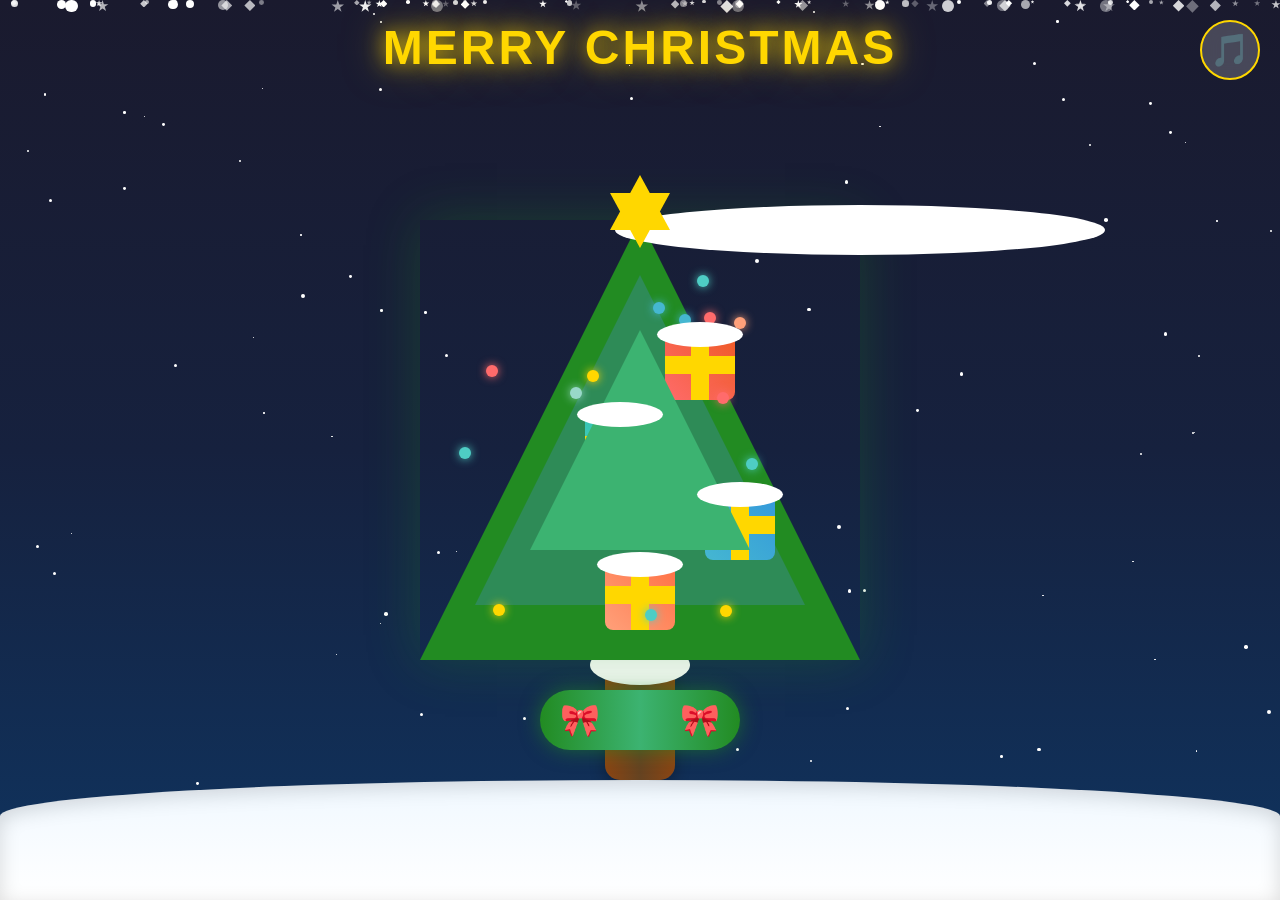
<file: Christmas_tree.html>
<!DOCTYPE html>
<html lang="zh-CN">
<head>
    <meta charset="UTF-8">
    <meta name="viewport" content="width=device-width, initial-scale=1.0">
    <title>圣诞节快乐</title>
    <style>
        * {
            margin: 0;
            padding: 0;
            box-sizing: border-box;
        }

        body {
            background: linear-gradient(to bottom, #1a1a2e, #16213e, #0f3460);
            height: 100vh;
            overflow: hidden;
            position: relative;
            font-family: 'Arial', sans-serif;
        }

        /* 星空背景 */
        .stars {
            position: absolute;
            top: 0;
            left: 0;
            width: 100%;
            height: 100%;
            z-index: 1;
        }

        .star {
            position: absolute;
            background: white;
            border-radius: 50%;
            animation: starBlink 2s ease-in-out infinite alternate;
        }

        /* 积雪效果 */
        .snow-layer {
            position: absolute;
            bottom: 0;
            left: 0;
            width: 100%;
            height: 120px;
            background: linear-gradient(to top, #FFFFFF, #F0F8FF);
            border-radius: 50% 50% 0 0 / 30% 30% 0 0;
            box-shadow: inset 0 5px 20px rgba(0, 0, 0, 0.15);
            z-index: 10;
        }

        /* 圣诞节祝福文字 */
        .merry-christmas {
            position: absolute;
            top: 20px;
            left: 50%;
            transform: translateX(-50%);
            font-size: 3rem;
            font-weight: bold;
            color: gold;
            text-shadow: 0 0 20px rgba(255, 215, 0, 0.8), 0 0 40px rgba(255, 215, 0, 0.5);
            animation: textGlow 2s ease-in-out infinite alternate;
            z-index: 20;
            letter-spacing: 3px;
        }

        /* 圣诞树容器 */
        .christmas-tree-container {
            position: absolute;
            bottom: 120px;
            left: 50%;
            transform: translateX(-50%);
            height: 560px;
            width: 440px;
            display: flex;
            flex-direction: column;
            align-items: center;
            justify-content: flex-end;
            z-index: 5;
        }

        /* 圣诞树树干 */
        .tree-trunk {
            width: 70px;
            height: 120px;
            background: linear-gradient(to right, #8B4513, #654321, #8B4513);
            border-radius: 15px;
            position: relative;
            z-index: 1;
            box-shadow: 0 5px 15px rgba(0, 0, 0, 0.3);
        }

        /* 圣诞树树冠 */
        .tree {
            position: absolute;
            bottom: 120px;
            left: 50%;
            transform: translateX(-50%);
            width: 0;
            height: 0;
            border-left: 220px solid transparent;
            border-right: 220px solid transparent;
            border-bottom: 440px solid #228B22;
            animation: treeSway 3s ease-in-out infinite alternate;
            box-shadow: 0 0 50px rgba(34, 139, 34, 0.3);
            z-index: 2;
        }

        /* 圣诞树树冠装饰 */
        .tree::before {
            content: '';
            position: absolute;
            top: 55px;
            left: 50%;
            transform: translateX(-50%);
            width: 0;
            height: 0;
            border-left: 165px solid transparent;
            border-right: 165px solid transparent;
            border-bottom: 330px solid #2E8B57;
        }

        .tree::after {
            content: '';
            position: absolute;
            top: 110px;
            left: 50%;
            transform: translateX(-50%);
            width: 0;
            height: 0;
            border-left: 110px solid transparent;
            border-right: 110px solid transparent;
            border-bottom: 220px solid #3CB371;
        }

        /* 树顶星星 */
        .tree-star {
            position: absolute;
            top: -45px;
            left: 50%;
            transform: translateX(-50%);
            width: 0;
            height: 0;
            border-left: 30px solid transparent;
            border-right: 30px solid transparent;
            border-bottom: 55px solid gold;
            animation: starTwinkle 1.5s ease-in-out infinite alternate;
            z-index: 10;
        }

        .tree-star::before {
            content: '';
            position: absolute;
            top: 18px;
            left: -30px;
            width: 0;
            height: 0;
            border-left: 30px solid transparent;
            border-right: 30px solid transparent;
            border-top: 55px solid gold;
        }

        /* 彩灯装饰 */
        .light {
            position: absolute;
            width: 12px;
            height: 12px;
            border-radius: 50%;
            animation: lightBlink 1s ease-in-out infinite alternate;
            box-shadow: 0 0 10px currentColor;
        }

        /* 礼盒 */
        .gift-box {
            position: absolute;
            width: 70px;
            height: 70px;
            background: red;
            border-radius: 8px;
            animation: giftFloat 2s ease-in-out infinite alternate;
            cursor: pointer;
            transition: transform 0.3s ease, scale 0.3s ease;
        }

        .gift-box:hover {
            transform: translateY(-15px) scale(1.1);
        }

        .gift-box::before {
            content: '';
            position: absolute;
            top: 0;
            left: 50%;
            transform: translateX(-50%);
            width: 18px;
            height: 100%;
            background: gold;
        }

        .gift-box::after {
            content: '';
            position: absolute;
            top: 50%;
            left: 0;
            transform: translateY(-50%);
            width: 100%;
            height: 18px;
            background: gold;
        }

        /* 礼盒位置 */
        .gift-box:nth-child(1) {
            top: 110px;
            left: 25px;
            background: linear-gradient(45deg, #FF6B6B, #EE5A24);
            animation-delay: 0s;
        }

        .gift-box:nth-child(2) {
            top: 190px;
            left: -55px;
            background: linear-gradient(45deg, #4ECDC4, #1ABC9C);
            animation-delay: 0.5s;
        }

        .gift-box:nth-child(3) {
            top: 270px;
            left: 65px;
            background: linear-gradient(45deg, #45B7D1, #3498DB);
            animation-delay: 1s;
        }

        .gift-box:nth-child(4) {
            top: 340px;
            left: -35px;
            background: linear-gradient(45deg, #FFA07A, #FF7043);
            animation-delay: 1.5s;
        }

        /* 雪花 */
        .snowflake {
            position: absolute;
            background: white;
            pointer-events: none;
            animation: snowfall linear infinite;
            z-index: 2;
        }

        /* 不同形状的雪花 */
        .snowflake.type1 {
            border-radius: 50%;
        }

        .snowflake.type2 {
            clip-path: polygon(50% 0%, 61% 35%, 98% 35%, 68% 57%, 79% 91%, 50% 70%, 21% 91%, 32% 57%, 2% 35%, 39% 35%);
        }

        .snowflake.type3 {
            clip-path: polygon(50% 0%, 100% 50%, 50% 100%, 0% 50%);
        }

        /* 圣诞花环 */
        .wreath {
            position: absolute;
            bottom: 150px;
            left: 50%;
            transform: translateX(-50%);
            width: 200px;
            height: 60px;
            background: linear-gradient(to right, #228B22, #3CB371, #228B22);
            border-radius: 30px;
            z-index: 15;
            box-shadow: 0 0 20px rgba(34, 139, 34, 0.6);
        }

        .wreath::before, .wreath::after {
            content: '🎀';
            position: absolute;
            top: 50%;
            transform: translateY(-50%);
            font-size: 2rem;
            animation: bowFloat 1.5s ease-in-out infinite alternate;
        }

        .wreath::before {
            left: 20px;
        }

        .wreath::after {
            right: 20px;
        }

        /* 音乐控制 */
        .music-control {
            position: absolute;
            top: 20px;
            right: 20px;
            width: 60px;
            height: 60px;
            background: rgba(255, 255, 255, 0.2);
            border: 2px solid gold;
            border-radius: 50%;
            cursor: pointer;
            display: flex;
            align-items: center;
            justify-content: center;
            z-index: 30;
            transition: all 0.3s ease;
            backdrop-filter: blur(10px);
        }

        .music-control:hover {
            background: rgba(255, 255, 255, 0.3);
            transform: scale(1.1);
            box-shadow: 0 0 20px rgba(255, 215, 0, 0.6);
        }

        .music-control::before {
            content: '🎵';
            font-size: 2rem;
            animation: musicIcon 1s ease-in-out infinite alternate;
        }

        /* 动画 */
        @keyframes treeSway {
            from { transform: translateX(-50%) rotate(-2deg); }
            to { transform: translateX(-50%) rotate(2deg); }
        }

        @keyframes starTwinkle {
            from { 
                opacity: 0.8; 
                transform: translateX(-50%) scale(1);
                filter: drop-shadow(0 0 10px gold);
            }
            to { 
                opacity: 1;
                transform: translateX(-50%) scale(1.1);
                filter: drop-shadow(0 0 20px gold) drop-shadow(0 0 30px gold);
            }
        }

        @keyframes giftFloat {
            from { transform: translateY(0px); }
            to { transform: translateY(-10px); }
        }

        @keyframes giftOpen {
            0% { transform: scale(1); }
            50% { transform: scale(1.2); }
            100% { transform: scale(1); }
        }

        @keyframes snowfall {
            0% {
                transform: translateY(-10vh) translateX(0);
                opacity: 1;
            }
            100% {
                transform: translateY(100vh) translateX(50px);
                opacity: 0;
            }
        }

        @keyframes lightBlink {
            0% { opacity: 0.5; box-shadow: 0 0 5px currentColor; }
            100% { opacity: 1; box-shadow: 0 0 15px currentColor, 0 0 30px currentColor; }
        }

        @keyframes starBlink {
            0% { opacity: 0.3; }
            100% { opacity: 1; }
        }

        @keyframes starTwinkle {
            0% { opacity: 0.8; transform: scale(1); }
            100% { opacity: 1; transform: scale(1.1); }
        }

        @keyframes textGlow {
            0% { text-shadow: 0 0 20px rgba(255, 215, 0, 0.8), 0 0 40px rgba(255, 215, 0, 0.5); }
            100% { text-shadow: 0 0 30px rgba(255, 215, 0, 1), 0 0 60px rgba(255, 215, 0, 0.8), 0 0 80px rgba(255, 215, 0, 0.5); }
        }

        @keyframes bowFloat {
            from { transform: translateY(-50%) rotate(-5deg); }
            to { transform: translateY(-50%) rotate(5deg); }
        }

        @keyframes musicIcon {
            from { transform: scale(1) rotate(0deg); }
            to { transform: scale(1.1) rotate(10deg); }
        }

        /* 响应式设计 */
        @media (max-width: 768px) {
            .merry-christmas {
                font-size: 2rem;
                letter-spacing: 2px;
            }

            .tree {
                border-left: 160px solid transparent;
                border-right: 160px solid transparent;
                border-bottom: 320px solid #228B22;
            }

            .tree::before {
                top: 40px;
                left: -120px;
                border-left: 120px solid transparent;
                border-right: 120px solid transparent;
                border-bottom: 240px solid #2E8B57;
            }

            .tree::after {
                top: 80px;
                left: -80px;
                border-left: 80px solid transparent;
                border-right: 80px solid transparent;
                border-bottom: 160px solid #3CB371;
            }

            .tree-trunk {
                width: 50px;
                height: 90px;
            }

            .gift-box {
                width: 50px;
                height: 50px;
            }

            .tree-star {
                border-left: 20px solid transparent;
                border-right: 20px solid transparent;
                border-bottom: 35px solid gold;
            }

            .tree-star::before {
                top: 12px;
                left: -20px;
                border-left: 20px solid transparent;
                border-right: 20px solid transparent;
                border-top: 35px solid gold;
            }
        }

        /* 弹窗样式 */
        .popup {
            position: fixed;
            top: 50%;
            left: 50%;
            transform: translate(-50%, -50%) scale(0);
            background: linear-gradient(135deg, #FFD700, #FFA500);
            padding: 30px;
            border-radius: 20px;
            box-shadow: 0 20px 60px rgba(0, 0, 0, 0.3);
            z-index: 100;
            text-align: center;
            transition: transform 0.3s ease;
        }

        .popup.active {
            transform: translate(-50%, -50%) scale(1);
        }

        .popup h2 {
            color: #8B4513;
            margin-bottom: 20px;
            font-size: 2rem;
        }

        .popup p {
            color: #333;
            font-size: 1.2rem;
            margin-bottom: 20px;
        }

        .popup .close-btn {
            background: #8B4513;
            color: white;
            border: none;
            padding: 10px 20px;
            border-radius: 10px;
            cursor: pointer;
            font-size: 1rem;
            transition: all 0.3s ease;
        }

        .popup .close-btn:hover {
            background: #654321;
            transform: scale(1.05);
        }
    </style>
</head>
<body>
    <!-- 音乐控制 -->
    <div class="music-control" id="musicControl"></div>
    
    <!-- 圣诞节祝福文字 -->
    <div class="merry-christmas">MERRY CHRISTMAS</div>
    
    <!-- 星空背景 -->
    <div class="stars" id="stars"></div>
    
    <!-- 雪花容器 -->
    <div id="snow-container"></div>
    
    <!-- 圣诞花环 -->
    <div class="wreath"></div>
    
    <!-- 圣诞树容器 -->
    <div class="christmas-tree-container">
        <!-- 树顶星星 -->
        <div class="tree-star"></div>
        
        <!-- 圣诞树树冠 -->
        <div class="tree" id="tree">
            <!-- 礼盒 -->
            <div class="gift-box" onclick="openGift(this)"></div>
            <div class="gift-box" onclick="openGift(this)"></div>
            <div class="gift-box" onclick="openGift(this)"></div>
            <div class="gift-box" onclick="openGift(this)"></div>
        </div>
        
        <!-- 树干 -->
        <div class="tree-trunk"></div>
    </div>
    
    <!-- 积雪层 -->
    <div class="snow-layer"></div>
    
    <!-- 弹窗 -->
    <div class="popup" id="giftPopup">
        <h2>🎁 圣诞快乐！</h2>
        <p>愿你在这个圣诞节收获满满的祝福和快乐！</p>
        <button class="close-btn" onclick="closePopup()">关闭</button>
    </div>

    <script>
        // 生成星空
        function createStars() {
            const starsContainer = document.getElementById('stars');
            for (let i = 0; i < 100; i++) {
                const star = document.createElement('div');
                star.className = 'star';
                
                const size = Math.random() * 3 + 1;
                star.style.width = `${size}px`;
                star.style.height = `${size}px`;
                
                star.style.left = `${Math.random() * 100}vw`;
                star.style.top = `${Math.random() * 100}vh`;
                
                star.style.animationDelay = `${Math.random() * 2}s`;
                star.style.animationDuration = `${Math.random() * 2 + 1}s`;
                
                starsContainer.appendChild(star);
            }
        }
        
        // 生成雪花
        function createSnowflake() {
            const snowflake = document.createElement('div');
            snowflake.className = 'snowflake';
            
            // 随机雪花类型
            const types = ['type1', 'type2', 'type3'];
            const randomType = types[Math.floor(Math.random() * types.length)];
            snowflake.classList.add(randomType);
            
            // 随机大小
            const size = Math.random() * 10 + 3;
            snowflake.style.width = `${size}px`;
            snowflake.style.height = `${size}px`;
            
            // 随机位置
            snowflake.style.left = `${Math.random() * 100}vw`;
            
            // 随机下落速度
            const duration = Math.random() * 15 + 8;
            snowflake.style.animationDuration = `${duration}s`;
            
            // 随机延迟
            snowflake.style.animationDelay = `${Math.random() * 5}s`;
            
            // 随机不透明度
            snowflake.style.opacity = Math.random() * 0.9 + 0.3;
            
            // 添加到容器
            document.getElementById('snow-container').appendChild(snowflake);
            
            // 动画结束后移除
            setTimeout(() => {
                snowflake.remove();
            }, (duration + 5) * 1000);
        }
        
        // 生成彩灯
        function createLights() {
            const tree = document.getElementById('tree');
            const colors = ['#FF6B6B', '#4ECDC4', '#45B7D1', '#FFA07A', '#FFD700', '#98D8C8'];
            
            for (let i = 0; i < 20; i++) {
                const light = document.createElement('div');
                light.className = 'light';
                
                const randomColor = colors[Math.floor(Math.random() * colors.length)];
                light.style.background = randomColor;
                light.style.boxShadow = `0 0 10px ${randomColor}`;
                
                // 随机位置
                const angle = Math.random() * Math.PI * 2;
                const radius = Math.random() * 180 + 20;
                const x = Math.cos(angle) * radius;
                const y = Math.random() * 350 + 50;
                
                light.style.left = `${x}px`;
                light.style.top = `${y}px`;
                
                // 随机闪烁延迟
                light.style.animationDelay = `${Math.random() * 2}s`;
                
                tree.appendChild(light);
            }
        }
        
        // 持续生成雪花
        setInterval(createSnowflake, 150);
        
        // 初始生成一批雪花
        for (let i = 0; i < 80; i++) {
            createSnowflake();
        }
        
        // 添加积雪效果
        function createSnowAccumulation() {
            const elements = document.querySelectorAll('.tree, .gift-box, .tree-trunk');
            elements.forEach(element => {
                const snowCap = document.createElement('div');
                snowCap.style.position = 'absolute';
                snowCap.style.background = 'white';
                snowCap.style.borderRadius = '50%';
                snowCap.style.zIndex = '2';
                
                if (element.classList.contains('tree')) {
                    snowCap.style.top = '-15px';
                    snowCap.style.left = '-25px';
                    snowCap.style.width = '490px';
                    snowCap.style.height = '50px';
                } else if (element.classList.contains('gift-box')) {
                    snowCap.style.top = '-8px';
                    snowCap.style.left = '-8px';
                    snowCap.style.width = '86px';
                    snowCap.style.height = '25px';
                } else if (element.classList.contains('tree-trunk')) {
                    snowCap.style.top = '-15px';
                    snowCap.style.left = '-15px';
                    snowCap.style.width = '100px';
                    snowCap.style.height = '40px';
                }
                
                element.appendChild(snowCap);
            });
        }
        
        // 打开礼盒
        function openGift(gift) {
            gift.style.animation = 'giftOpen 0.5s ease-in-out';
            setTimeout(() => {
                gift.style.animation = 'giftFloat 2s ease-in-out infinite alternate';
                document.getElementById('giftPopup').classList.add('active');
            }, 500);
        }
        
        // 关闭弹窗
        function closePopup() {
            document.getElementById('giftPopup').classList.remove('active');
        }
        
        // 音乐控制
        let isMusicPlaying = false;
        let audio = null;
        
        document.getElementById('musicControl').addEventListener('click', function() {
            if (!audio) {
                audio = new Audio('https://www.soundhelix.com/examples/mp3/SoundHelix-Song-1.mp3');
                audio.loop = true;
                audio.volume = 0.3;
            }
            
            if (isMusicPlaying) {
                audio.pause();
            } else {
                audio.play().catch(error => {
                    console.log('音乐播放失败:', error);
                });
            }
            isMusicPlaying = !isMusicPlaying;
        });
        
        // 页面加载后初始化
        window.addEventListener('load', function() {
            createStars();
            createLights();
            createSnowAccumulation();
        });
    </script>
</body>
</html>
</file>
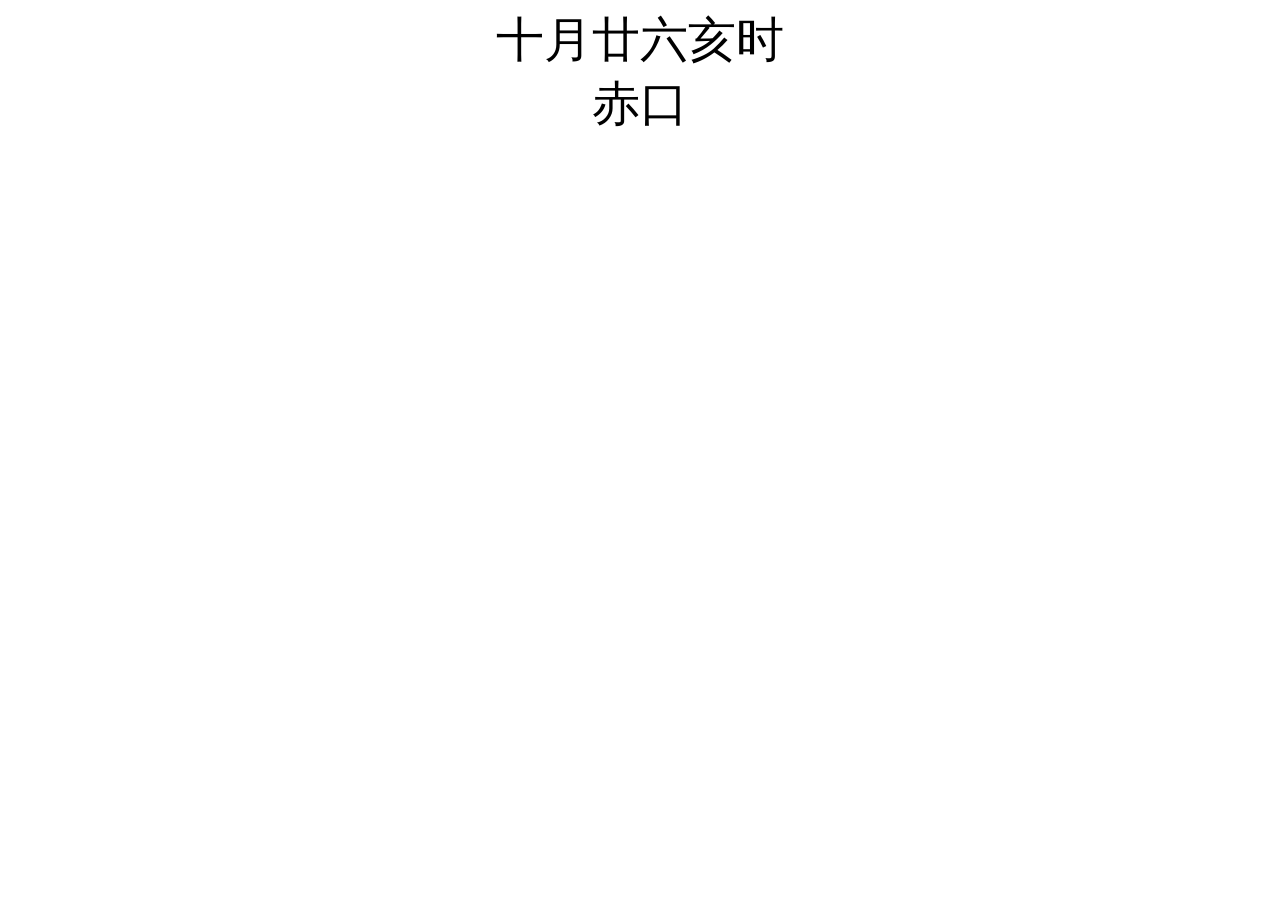
<file: new_file.html>
<!DOCTYPE html>
<html>
	<head>
		<meta charset="utf-8">
		<title>小六壬</title>
	</head>
	<body>
		<div style="text-align: center;font-size: 48px;">
			<div id="riqi"></div>
			<div id="jieguo"></div>
		</div>
	</body>
	<script>
		
		/**获取阴历 start*/
		var nyear;
		var nmonth;
		var nday = -1;
		var nwday;
		var nhrs;
		var nmin;
		var nsec;
		var lmonth, lday, lleap; //农历参数
		var shichen;
		function Draw() {
			NewTick();
			
			//显示时间
			var s = nyear + '年' + nmonth + '月' + nday + '日 ' + '星期' + cweekday(nwday) + ' ' + shapetime(nhrs, nmin, nsec);
			s += " 农历" + lmonth + "月" + lday; //农历
			var lunar_month_day=lmonth + "月" + lday;
			//需要展示在页面地方
			console.log("农历日期---",lunar_month_day);
			let shi = shichenStr[shichen] + "时";
			console.log("时辰---",shi + "时");
			
			document.getElementById("riqi").innerText = lunar_month_day + shi
		}
		
		
		function NewTick() {
			let noww = new Date();
			nhrs = noww.getHours();
			nmin = noww.getMinutes();
			nsec = noww.getSeconds();
			
			if (noww.getDate() != nday) {
				nyear = noww.getFullYear();
				nmonth = noww.getMonth() + 1;
				nwday = noww.getDay();
				nday = noww.getDate();
				getlunar(); //获取农历
			}
		}
		
		
		//辅助函数
		var hzWeek = new Array("星期日", "星期一", "星期二", "星期三", "星期四", "星期五", "星期六", "星期日");
		function cweekday(wday) {
			console.log('星期---',hzWeek[wday]);
		}
		function shapetime(vhrs, vmin, vsec) {
			if (vsec <= 9) vsec = "0" + vsec;
			if (vmin <= 9) vmin = "0" + vmin;
			if (vhrs <= 9) vhrs = "0" + vhrs;
			// return vhrs + ":" + vmin + ":" + vsec
			console.log("时间日期---",vhrs + ":" + vmin + ":" + vsec);
		}
		
		//阴历函数开始
		var lunarInfo = new Array(0x04bd8, 0x04ae0, 0x0a570, 0x054d5, 0x0d260, 0x0d950, 0x16554, 0x056a0, 0x09ad0, 0x055d2, 0x04ae0, 0x0a5b6, 0x0a4d0, 0x0d250, 0x1d255, 0x0b540, 0x0d6a0, 0x0ada2, 0x095b0, 0x14977, 0x04970, 0x0a4b0, 0x0b4b5, 0x06a50, 0x06d40, 0x1ab54, 0x02b60, 0x09570, 0x052f2, 0x04970, 0x06566, 0x0d4a0, 0x0ea50, 0x06e95, 0x05ad0, 0x02b60, 0x186e3, 0x092e0, 0x1c8d7, 0x0c950, 0x0d4a0, 0x1d8a6, 0x0b550, 0x056a0, 0x1a5b4, 0x025d0, 0x092d0, 0x0d2b2, 0x0a950, 0x0b557, 0x06ca0, 0x0b550, 0x15355, 0x04da0, 0x0a5b0, 0x14573, 0x052b0, 0x0a9a8, 0x0e950, 0x06aa0, 0x0aea6, 0x0ab50, 0x04b60, 0x0aae4, 0x0a570, 0x05260, 0x0f263, 0x0d950, 0x05b57, 0x056a0, 0x096d0, 0x04dd5, 0x04ad0, 0x0a4d0, 0x0d4d4, 0x0d250, 0x0d558, 0x0b540, 0x0b6a0, 0x195a6, 0x095b0, 0x049b0, 0x0a974, 0x0a4b0, 0x0b27a, 0x06a50, 0x06d40, 0x0af46, 0x0ab60, 0x09570, 0x04af5, 0x04970, 0x064b0, 0x074a3, 0x0ea50, 0x06b58, 0x05ac0, 0x0ab60, 0x096d5, 0x092e0, //1990
			0x0c960, 0x0d954, 0x0d4a0, 0x0da50, 0x07552, 0x056a0, 0x0abb7, 0x025d0, 0x092d0, 0x0cab5, 0x0a950, 0x0b4a0, 0x0baa4, 0x0ad50, 0x055d9, 0x04ba0, 0x0a5b0, 0x15176, 0x052b0, 0x0a930, 0x07954, 0x06aa0, 0x0ad50, 0x05b52, 0x04b60, 0x0a6e6, 0x0a4e0, 0x0d260, 0x0ea65, 0x0d530, 0x05aa0, 0x076a3, 0x096d0, 0x04bd7, 0x04ad0, 0x0a4d0, 0x1d0b6, 0x0d250, 0x0d520, 0x0dd45, 0x0b5a0, 0x056d0, 0x055b2, 0x049b0, 0x0a577, 0x0a4b0, 0x0aa50, 0x1b255, 0x06d20, 0x0ada0, 0x14b63);
		function lYearDays(y) {
			var i, sum = 348;
			for (i = 0x8000; i > 0x8; i >>= 1) sum += (lunarInfo[y - 1900] & i) ? 1 : 0;
			return (sum + leapDays(y));
		}
		function leapDays(y) {
			if (leapMonth(y)) return ((lunarInfo[y - 1900] & 0x10000) ? 30 : 29);
			else return (0);
		}
		function leapMonth(y) {
			return (lunarInfo[y - 1900] & 0xf);
		}
		function monthDays(y, m) {
			return ((lunarInfo[y - 1900] & (0x10000 >> m)) ? 30 : 29);
		}
		function Lunar(y, m, d) {
			var i, leap = 0,
				temp = 0;
			var offset = (Date.UTC(y, m, d) - Date.UTC(1900, 0, 31)) / 86400000;
			for (i = 1900; i < 2050 && offset > 0; i++) {
				temp = lYearDays(i);
				offset -= temp;
			}
			if (offset < 0) {
				offset += temp;
				i--;
			}
			this.year = i;
			leap = leapMonth(i);
			this.isLeap = false;
			for (i = 1; i < 13 && offset > 0; i++) {
				if (leap > 0 && i == (leap + 1) && this.isLeap == false) {--i;
					this.isLeap = true;
					temp = leapDays(this.year);
				} else {
					temp = monthDays(this.year, i);
				}
				if (this.isLeap == true && i == (leap + 1)) this.isLeap = false;
				offset -= temp;
			}
			if (offset == 0 && leap > 0 && i == leap + 1) if (this.isLeap) {
				this.isLeap = false;
			} else {
				this.isLeap = true; --i;
			}
			if (offset < 0) {
				offset += temp; --i;
			}
			this.month = i;
			this.day = offset + 1;
		}
		var nStr1 = new Array('', '一', '二', '三', '四', '五', '六', '七', '八', '九', '十', '十一', '十二');
		var nStr2 = new Array('初', '十', '廿', '卅', '□');
		var shichenStr = new Array("子","丑","寅","卯","辰","巳","午","未","申","酉","戌","亥");
		function GetcDay(d) {
			var s;
			switch (d) {
				case 10:
					s = '初十';
					break;
				case 20:
					s = '二十';
					break;
				case 30:
					s = '三十';
					break;
				default:
					s = nStr2[Math.floor(d / 10)];
					s += nStr1[d % 10];
					break;
			}
			return (s);
		}
		function GetcMon(m) {
			if (m == 1) return '正';
			else return nStr1[m];
		}
		function GetShiChen(){
			switch(nhrs)
			{
				case 23:
				case 0:
					return 0;
				case 1:
				case 2:
					return 1;
				case 3:
				case 4:
					return 2;
				case 5:
				case 6:
					return 3;
				case 7:
				case 8:
					return 4;
				case 9:
				case 10:
					return 5;
				case 11:
				case 12:
					return 6;
				case 13:
				case 14:
					return 7;
				case 15:
				case 16:
					return 8;
				case 17:
				case 18:
					return 9;
				case 19:
				case 20:
					return 10;
				case 21:
				case 22:
					return 11;
				default:
					return undefined;
					break;
			}
		}
		function getlunar() {
			var lObj = new Lunar(nyear, nmonth - 1, nday);
			lmonth = GetcMon(lObj.month);
			lday = GetcDay(lObj.day);
			lleap = lObj.isLeap;
			if (lleap == 1) {
				lmonth = "闰" + lmonth;
			}
			shichen = GetShiChen()
			liuren(lObj);
		}
		var liurenStr = ["大安","留连","速喜","赤口","小吉","空亡"];
		function liuren(lObj) {
			let i = lObj.month + lObj.day + shichen + 1 - 2
			i%=6
			let a = liurenStr[i-1]
			document.getElementById("jieguo").innerText = a
			console.log(a)
		}
		//阴历函数结束
		Draw();
		/**获取阴历 end*/
	</script>
</html>
</file>
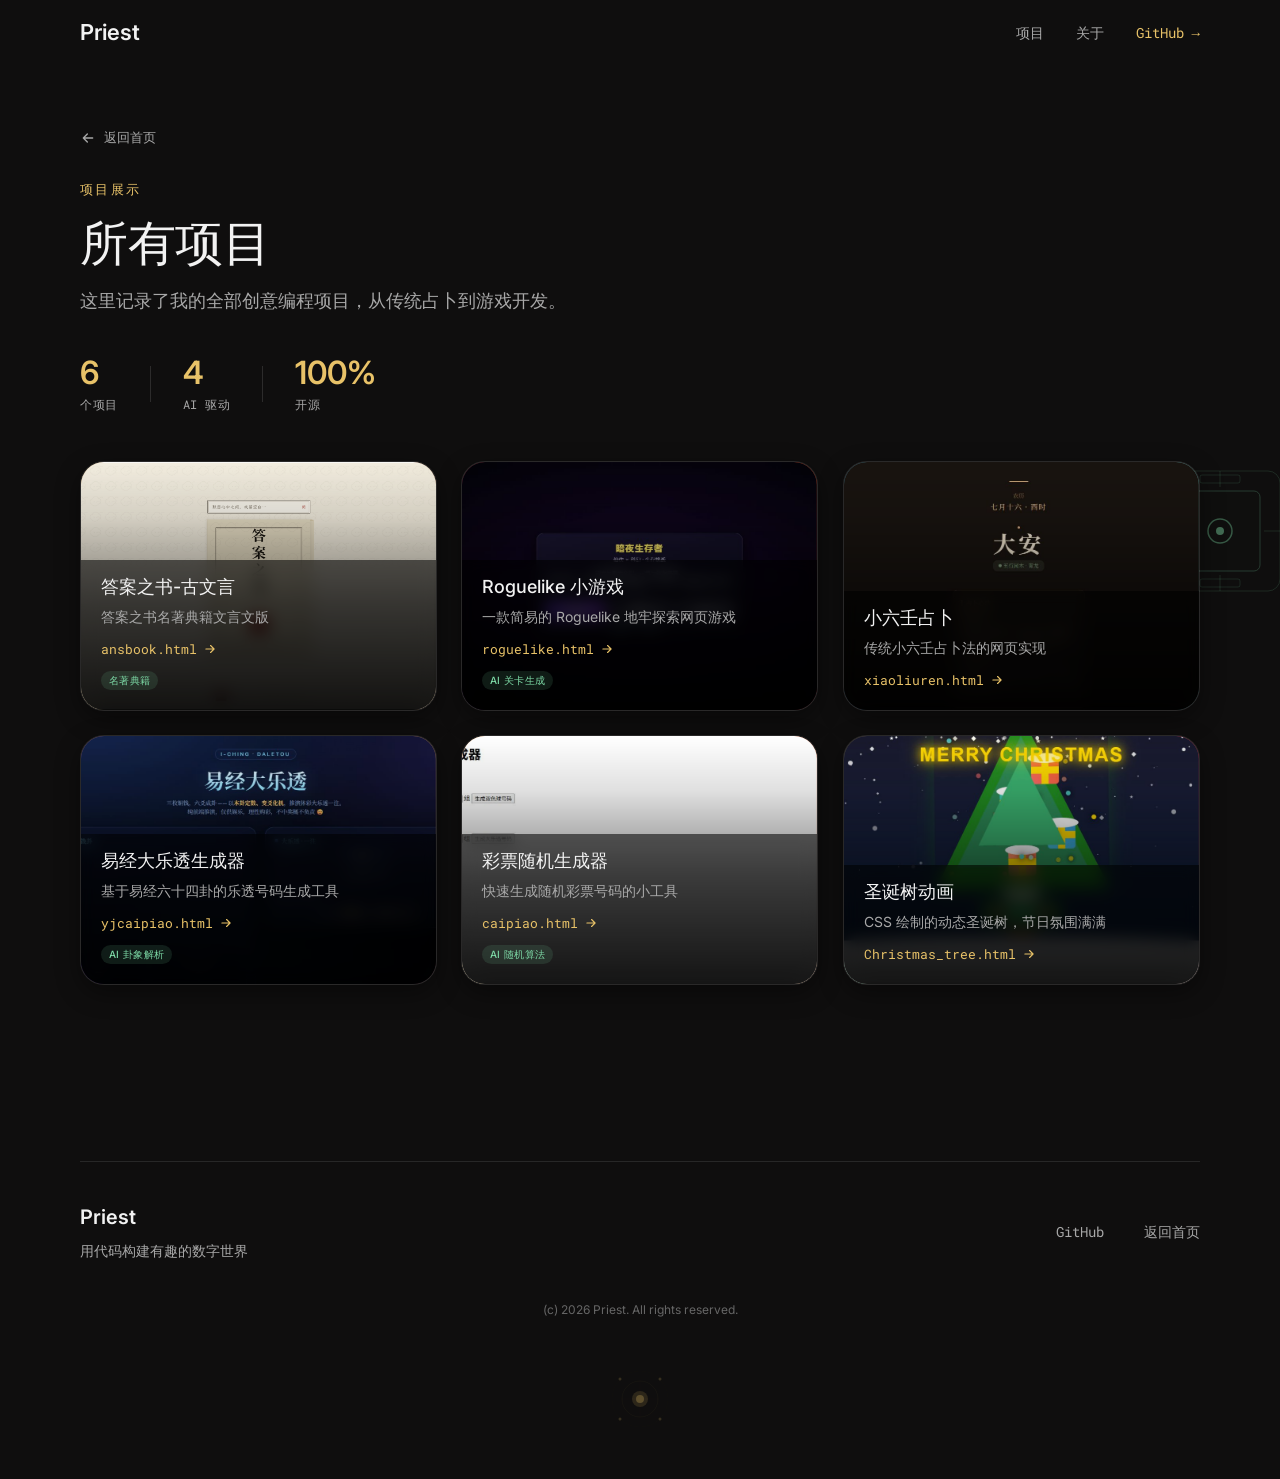
<file: projects.html>
<!DOCTYPE html>
<html lang="zh-CN">
<head>
  <meta charset="UTF-8">
  <meta name="viewport" content="width=device-width, initial-scale=1.0">
  <title>Priest · 所有项目</title>
  <link rel="preconnect" href="https://fonts.googleapis.com">
  <link rel="preconnect" href="https://fonts.gstatic.com" crossorigin>
  <link href="https://fonts.googleapis.com/css2?family=Inter:wght@400;500;600;700&family=Roboto+Mono:wght@400;500&display=swap" rel="stylesheet">
  <link rel="stylesheet" href="css/style.css">
</head>
<body>
  <main class="page">
    <!-- ============ HEADER ============ -->
    <header class="header">
      <a href="index.html" class="logo">Priest</a>
      <nav class="nav">
        <a href="index.html#projects" class="nav-link">项目</a>
        <a href="index.html#about" class="nav-link">关于</a>
        <a href="https://github.com/priestName" target="_blank" rel="noopener" class="nav-link nav-link--accent">GitHub →</a>
      </nav>
    </header>

    <!-- ============ PAGE HERO ============ -->
    <section class="page-hero">
      <a href="index.html" class="back-link">
        <svg width="16" height="16" viewBox="0 0 24 24" fill="none" xmlns="http://www.w3.org/2000/svg">
          <path d="M19 12H5M11 18l-6-6 6-6" stroke="currentColor" stroke-width="2" stroke-linecap="round" stroke-linejoin="round"/>
        </svg>
        <span>返回首页</span>
      </a>
      <p class="page-hero-kicker">项目展示</p>
      <h1 class="page-hero-title">所有项目</h1>
      <p class="page-hero-sub">这里记录了我的全部创意编程项目，从传统占卜到游戏开发。</p>
      <div class="page-hero-stats">
        <span class="stat-item">
          <span class="stat-num" id="stat-total">5</span>
          <span class="stat-label">个项目</span>
        </span>
        <span class="stat-divider"></span>
        <span class="stat-item">
          <span class="stat-num" id="stat-ai">3</span>
          <span class="stat-label">AI 驱动</span>
        </span>
        <span class="stat-divider"></span>
        <span class="stat-item">
          <span class="stat-num">100%</span>
          <span class="stat-label">开源</span>
        </span>
      </div>
    </section>

    <!-- ============ ALL PROJECTS ============ -->
    <section class="projects projects-all">
      <!-- AI Chip decoration -->
      <svg class="ai-chip" viewBox="0 0 160 160" fill="none" xmlns="http://www.w3.org/2000/svg" aria-hidden="true">
        <rect x="20" y="20" width="120" height="120" rx="12" stroke="#7DD9A6" stroke-width="1" opacity="0.15"/>
        <rect x="40" y="40" width="80" height="80" rx="6" stroke="#7DD9A6" stroke-width="1" opacity="0.25" fill="#7DD9A6" fill-opacity="0.04"/>
        <circle cx="80" cy="80" r="12" stroke="#7DD9A6" stroke-width="1.5" opacity="0.4"/>
        <circle cx="80" cy="80" r="4" fill="#7DD9A6" opacity="0.5"/>
        <path d="M80 20v16M80 124v16M20 80h16M124 80h16" stroke="#7DD9A6" stroke-width="1" opacity="0.15"/>
        <rect x="60" y="24" width="40" height="8" rx="2" stroke="#7DD9A6" stroke-width="0.7" opacity="0.2"/>
        <rect x="60" y="128" width="40" height="8" rx="2" stroke="#7DD9A6" stroke-width="0.7" opacity="0.2"/>
      </svg>

      <div class="projects-grid" id="projects-grid">
        <!-- 卡片由 app.js 从 projects.json 动态渲染 -->
      </div>
    </section>

    <!-- ============ FOOTER ============ -->
    <footer class="footer">
      <div class="footer-divider"></div>
      <div class="footer-main">
        <div class="footer-left">
          <div class="footer-logo">Priest</div>
          <div class="footer-tagline">用代码构建有趣的数字世界</div>
        </div>
        <nav class="footer-links">
          <a href="https://github.com/priestName" target="_blank" rel="noopener" class="footer-link">GitHub</a>
          <a href="index.html" class="footer-link">返回首页</a>
        </nav>
      </div>

      <div class="footer-copyright">(c) 2026 Priest. All rights reserved.</div>

      <!-- AI Footer Glow -->
      <svg class="ai-glow" viewBox="0 0 80 80" fill="none" xmlns="http://www.w3.org/2000/svg" aria-hidden="true">
        <circle cx="40" cy="40" r="8" fill="#E8C268" opacity="0.15"/>
        <circle cx="40" cy="40" r="4" fill="#E8C268" opacity="0.3"/>
        <circle cx="40" cy="40" r="18" stroke="#E8C268" stroke-width="0.5" opacity="0.08"/>
        <circle cx="40" cy="40" r="28" stroke="#E8C268" stroke-width="0.3" opacity="0.05"/>
        <circle cx="20" cy="20" r="1.5" fill="#E8C268" opacity="0.2"/>
        <circle cx="60" cy="60" r="1.5" fill="#E8C268" opacity="0.2"/>
        <circle cx="60" cy="20" r="1.5" fill="#E8C268" opacity="0.2"/>
        <circle cx="20" cy="60" r="1.5" fill="#E8C268" opacity="0.2"/>
        <line x1="40" y1="22" x2="40" y2="58" stroke="#E8C268" stroke-width="0.3" opacity="0.06"/>
        <line x1="22" y1="40" x2="58" y2="40" stroke="#E8C268" stroke-width="0.3" opacity="0.06"/>
      </svg>
    </footer>
  </main>
  <script src="js/projects-data.js"></script>
  <script src="js/app.js"></script>
  <script>
    loadProjects('projects-grid', 0, true);
  </script>
</body>
</html>
</file>
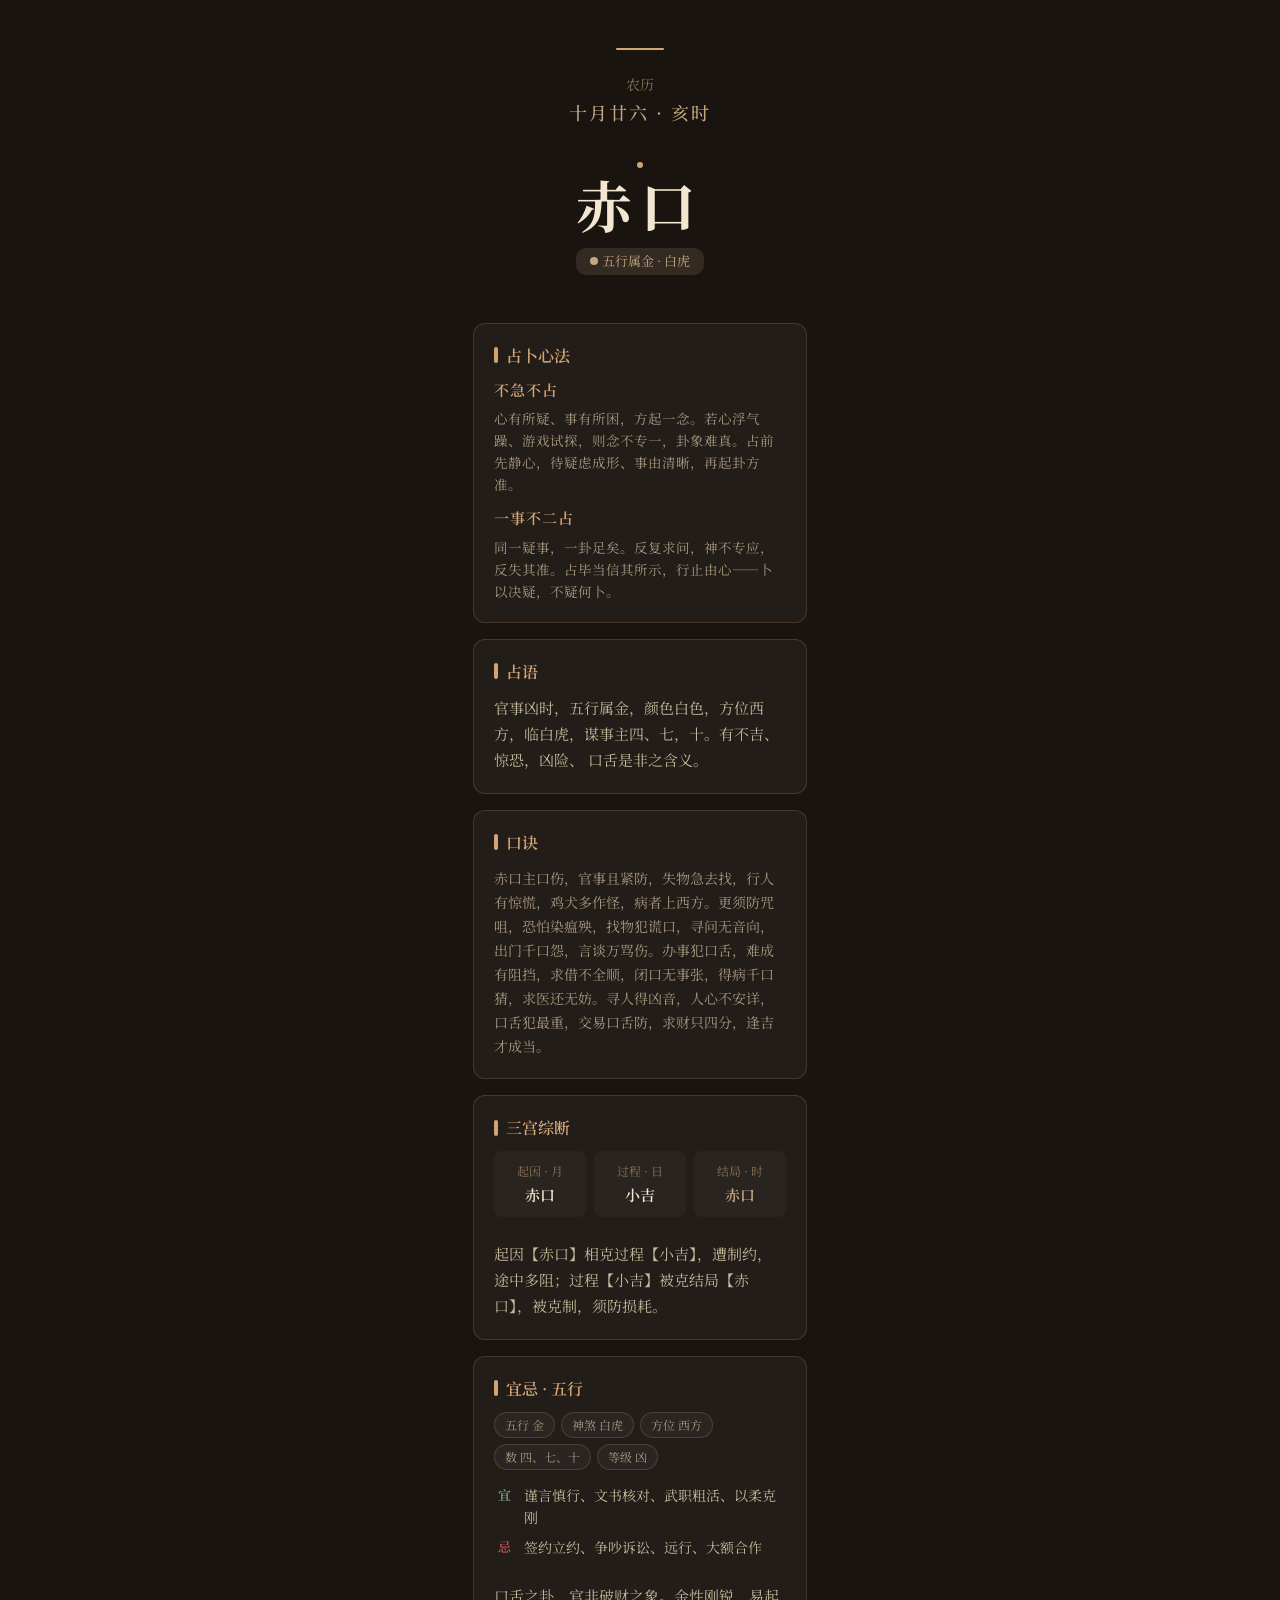
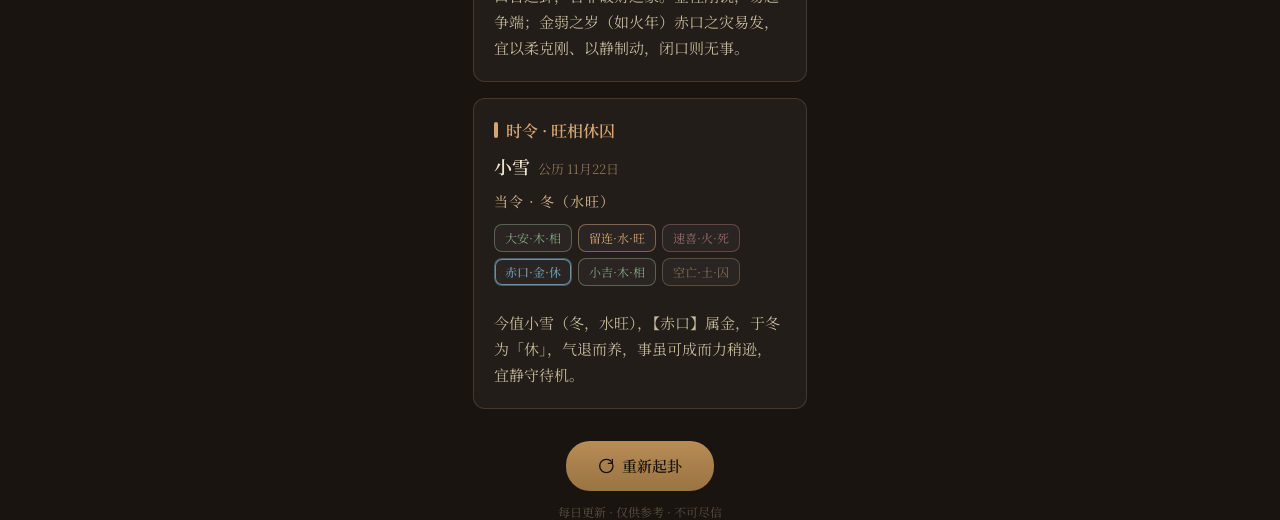
<file: xiaoliuren.html>
<!DOCTYPE html>
<html lang="zh-CN">
<head>
    <meta charset="utf-8">
    <meta name="viewport" content="width=device-width, initial-scale=1.0">
    <title>小六壬</title>
    <link rel="preconnect" href="https://fonts.googleapis.com">
    <link rel="preconnect" href="https://fonts.gstatic.com" crossorigin>
    <link href="https://fonts.googleapis.com/css2?family=Noto+Serif+SC:wght@400;500;600;700&display=swap" rel="stylesheet">
    <style>
        :root {
            --bg-primary: #1A1410;
            --gold-accent: #D4A574;
            --date-label: #8B7355;
            --date-value: #C4A882;
            --result-name: #F2E6D0;
            --element-base: #83A480;
            --element-bg: rgba(131, 164, 128, 0.15);
            --card-bg: rgba(255, 255, 255, 0.04);
            --card-border: rgba(212, 165, 116, 0.2);
            --card-label: #D4A574;
            --content-zhanyu: #C4B99A;
            --content-koujue: #A89880;
            --btn-gradient-start: #B88C56;
            --btn-gradient-end: #997342;
            --btn-text: #1A1410;
            --footer-text: #5A5040;
            --font-family: 'Noto Serif SC', 'Source Han Serif CN', 'SimSun', serif;
        }

        * {
            margin: 0;
            padding: 0;
            box-sizing: border-box;
        }

        html, body {
            height: 100%;
            width: 100%;
            background: var(--bg-primary);
            font-family: var(--font-family);
        }

        body {
            display: flex;
            justify-content: center;
        }

        /* ====== 页面容器 ====== */
        .page {
            width: 100%;
            max-width: 390px;
            display: flex;
            flex-direction: column;
            align-items: center;
            padding: 48px 28px 40px 28px;
            gap: 0;
        }

        /* ====== 顶部装饰线 ====== */
        .decorative-line {
            width: 48px;
            height: 2px;
            background: var(--gold-accent);
            border-radius: 1px;
            flex-shrink: 0;
        }

        /* ====== 日期区域 ====== */
        .date-section {
            width: 100%;
            display: flex;
            flex-direction: column;
            align-items: center;
            gap: 6px;
            padding: 24px 0 36px 0;
        }

        .date-label {
            font-size: 14px;
            font-weight: 400;
            color: var(--date-label);
            text-align: center;
            line-height: 1.43;
        }

        .date-value {
            font-size: 18px;
            font-weight: 500;
            color: var(--date-value);
            text-align: center;
            letter-spacing: 2px;
            line-height: 1.44;
        }

        /* ====== 分隔点 ====== */
        .divider-dot {
            width: 6px;
            height: 6px;
            background: var(--gold-accent);
            border-radius: 50%;
            flex-shrink: 0;
        }

        /* ====== 结果区域 ====== */
        .result-area {
            width: 100%;
            display: flex;
            flex-direction: column;
            align-items: center;
            gap: 8px;
        }

        .result-name {
            font-size: 56px;
            font-weight: 700;
            color: var(--result-name);
            text-align: center;
            line-height: 72px;
            letter-spacing: 8px;
        }

        .element-tag {
            display: flex;
            flex-direction: row;
            align-items: center;
            justify-content: center;
            gap: 4px;
            padding: 4px 14px;
            background: var(--element-bg);
            border-radius: 10px;
            width: fit-content;
        }

        .element-dot {
            width: 8px;
            height: 8px;
            background: var(--element-base);
            border-radius: 50%;
            flex-shrink: 0;
        }

        .element-text {
            font-size: 13px;
            font-weight: 400;
            color: var(--element-base);
            line-height: 1.46;
        }

        /* ====== 间距 ====== */
        .spacer {
            width: 100%;
            height: 48px;
            flex-shrink: 0;
        }

        /* ====== 卡片容器 ====== */
        .cards-container {
            width: 100%;
            display: flex;
            flex-direction: column;
            gap: 16px;
        }

        /* ====== 卡片 ====== */
        .card {
            width: 100%;
            display: flex;
            flex-direction: column;
            gap: 12px;
            padding: 20px;
            background: var(--card-bg);
            border: 1px solid var(--card-border);
            border-radius: 12px;
        }

        .card-header {
            display: flex;
            flex-direction: row;
            align-items: center;
            gap: 8px;
        }

        .card-icon {
            width: 4px;
            height: 16px;
            background: var(--card-label);
            border-radius: 2px;
            flex-shrink: 0;
        }

        .card-label {
            font-size: 16px;
            font-weight: 600;
            color: var(--card-label);
            line-height: 1.44;
        }

        .card-content-zhanyu {
            font-size: 15px;
            font-weight: 400;
            color: var(--content-zhanyu);
            line-height: 26px;
            text-align: left;
        }

        .card-content-koujue {
            font-size: 14px;
            font-weight: 400;
            color: var(--content-koujue);
            line-height: 24px;
            text-align: left;
        }

        /* ====== 占卜心法 ====== */
        .xinfa-item {
            display: flex;
            flex-direction: column;
            gap: 6px;
        }

        .xinfa-key {
            font-size: 15px;
            font-weight: 600;
            color: var(--card-label);
            line-height: 1.5;
            letter-spacing: 1px;
        }

        .xinfa-desc {
            font-size: 13.5px;
            font-weight: 400;
            color: var(--content-koujue);
            line-height: 22px;
            text-align: left;
        }

        /* ====== 三宫综断 ====== */
        .palace-row {
            display: flex;
            gap: 8px;
        }

        .palace {
            flex: 1;
            display: flex;
            flex-direction: column;
            align-items: center;
            gap: 4px;
            padding: 12px 4px;
            background: rgba(255, 255, 255, 0.03);
            border-radius: 8px;
        }

        .palace-key {
            font-size: 12px;
            font-weight: 400;
            color: var(--date-label);
            line-height: 1.4;
        }

        .palace-val {
            font-size: 15px;
            font-weight: 600;
            color: var(--result-name);
            line-height: 1.4;
        }

        /* ====== 宜忌 · 五行 ====== */
        .meta-row {
            display: flex;
            flex-wrap: wrap;
            gap: 6px;
        }

        .meta-chip {
            font-size: 12px;
            font-weight: 400;
            color: var(--content-koujue);
            padding: 3px 10px;
            background: rgba(255, 255, 255, 0.04);
            border: 1px solid var(--card-border);
            border-radius: 20px;
            line-height: 1.5;
        }

        .yiji {
            display: flex;
            flex-direction: column;
            gap: 8px;
            margin-top: 2px;
        }

        .yiji-row {
            display: flex;
            gap: 10px;
            align-items: flex-start;
        }

        .yiji-key {
            font-size: 13px;
            font-weight: 600;
            flex-shrink: 0;
            min-width: 20px;
            text-align: center;
            border-radius: 4px;
            padding: 1px 0;
            line-height: 1.6;
        }

        .yiji-key.yi { color: #83A480; }
        .yiji-key.ji { color: #C4545A; }

        .yiji-val {
            font-size: 14px;
            font-weight: 400;
            color: var(--content-zhanyu);
            line-height: 22px;
        }

        /* ====== 时令 · 旺相休囚 ====== */
        .jieling-row {
            display: flex;
            align-items: baseline;
            gap: 8px;
            flex-wrap: wrap;
        }

        .jieling-name {
            font-size: 18px;
            font-weight: 600;
            color: var(--result-name);
            line-height: 1.4;
        }

        .jieling-date {
            font-size: 13px;
            font-weight: 400;
            color: var(--date-label);
            line-height: 1.4;
        }

        .dangling {
            font-size: 14px;
            font-weight: 500;
            color: var(--date-value);
            line-height: 1.5;
            letter-spacing: 1px;
        }

        .wx-grid {
            display: flex;
            flex-wrap: wrap;
            gap: 6px;
        }

        .wx-chip {
            font-size: 12px;
            font-weight: 400;
            padding: 4px 10px;
            border-radius: 8px;
            line-height: 1.5;
            background: rgba(255, 255, 255, 0.04);
            border: 1px solid var(--card-border);
        }

        .wx-chip.phase-旺 { color: #D4A574; border-color: rgba(212, 165, 116, 0.5); }
        .wx-chip.phase-相 { color: #83A480; border-color: rgba(131, 164, 128, 0.5); }
        .wx-chip.phase-休 { color: #6B8FA3; border-color: rgba(107, 143, 163, 0.5); }
        .wx-chip.phase-囚 { color: #8B7355; border-color: rgba(139, 115, 85, 0.5); }
        .wx-chip.phase-死 { color: #9A6A6A; border-color: rgba(154, 106, 106, 0.5); }
        .wx-chip.wx-current {
            font-weight: 600;
            box-shadow: 0 0 0 1px currentColor inset;
        }

        /* ====== 按钮区域 ====== */
        .button-container {
            display: flex;
            flex-direction: column;
            align-items: center;
            gap: 12px;
            padding: 16px 0 0 0;
        }

        .refresh-button {
            display: flex;
            flex-direction: row;
            align-items: center;
            justify-content: center;
            gap: 8px;
            padding: 14px 32px;
            background: linear-gradient(180deg, var(--btn-gradient-start) 0%, var(--btn-gradient-end) 100%);
            border: none;
            border-radius: 24px;
            cursor: pointer;
            font-family: var(--font-family);
            transition: opacity 0.2s ease;
        }

        .refresh-button:hover {
            opacity: 0.9;
        }

        .refresh-button:active {
            opacity: 0.8;
        }

        .refresh-icon {
            width: 16px;
            height: 16px;
            flex-shrink: 0;
        }

        .button-text {
            font-size: 15px;
            font-weight: 600;
            color: var(--btn-text);
            line-height: 1.47;
        }

        .footer-text {
            font-size: 12px;
            font-weight: 400;
            color: var(--footer-text);
            text-align: center;
            line-height: 1.42;
        }
    </style>
</head>
<body>
    <div class="page" id="page">
        <!-- 顶部装饰线 -->
        <div class="decorative-line"></div>

        <!-- 日期区域 -->
        <div class="date-section">
            <div class="date-label">农历</div>
            <div class="date-value" id="riqi"></div>
        </div>

        <!-- 分隔点 -->
        <div class="divider-dot"></div>

        <!-- 结果区域 -->
        <div class="result-area">
            <div class="result-name" id="jieguo"></div>
            <div class="element-tag" id="elementTag">
                <div class="element-dot"></div>
                <div class="element-text" id="elementInfo"></div>
            </div>
        </div>

        <!-- 间距 -->
        <div class="spacer"></div>

        <!-- 卡片区域 -->
        <div class="cards-container">
            <!-- 占卜心法卡片 -->
            <div class="card">
                <div class="card-header">
                    <div class="card-icon"></div>
                    <div class="card-label">占卜心法</div>
                </div>
                <div class="xinfa-item">
                    <div class="xinfa-key">不急不占</div>
                    <div class="xinfa-desc">心有所疑、事有所困，方起一念。若心浮气躁、游戏试探，则念不专一，卦象难真。占前先静心，待疑虑成形、事由清晰，再起卦方准。</div>
                </div>
                <div class="xinfa-item">
                    <div class="xinfa-key">一事不二占</div>
                    <div class="xinfa-desc">同一疑事，一卦足矣。反复求问，神不专应，反失其准。占毕当信其所示，行止由心——卜以决疑，不疑何卜。</div>
                </div>
            </div>

            <!-- 占语卡片 -->
            <div class="card">
                <div class="card-header">
                    <div class="card-icon"></div>
                    <div class="card-label">占语</div>
                </div>
                <div class="card-content-zhanyu" id="zhanyu"></div>
            </div>

            <!-- 口诀卡片 -->
            <div class="card">
                <div class="card-header">
                    <div class="card-icon"></div>
                    <div class="card-label">口诀</div>
                </div>
                <div class="card-content-koujue" id="koujue"></div>
            </div>

            <!-- 三宫综断卡片 -->
            <div class="card">
                <div class="card-header">
                    <div class="card-icon"></div>
                    <div class="card-label">三宫综断</div>
                </div>
                <div class="palace-row">
                    <div class="palace">
                        <span class="palace-key">起因 · 月</span>
                        <span class="palace-val" id="tianVal">—</span>
                    </div>
                    <div class="palace">
                        <span class="palace-key">过程 · 日</span>
                        <span class="palace-val" id="diVal">—</span>
                    </div>
                    <div class="palace">
                        <span class="palace-key">结局 · 时</span>
                        <span class="palace-val" id="renVal">—</span>
                    </div>
                </div>
                <div class="card-content-zhanyu" id="shengke" style="margin-top: 12px;"></div>
            </div>

            <!-- 宜忌 · 五行卡片 -->
            <div class="card">
                <div class="card-header">
                    <div class="card-icon"></div>
                    <div class="card-label">宜忌 · 五行</div>
                </div>
                <div class="meta-row" id="metaRow"></div>
                <div class="yiji">
                    <div class="yiji-row">
                        <span class="yiji-key yi">宜</span>
                        <span class="yiji-val" id="yiVal"></span>
                    </div>
                    <div class="yiji-row">
                        <span class="yiji-key ji">忌</span>
                        <span class="yiji-val" id="jiVal"></span>
                    </div>
                </div>
                <div class="card-content-zhanyu" id="zonghe" style="margin-top: 12px;"></div>
            </div>

            <!-- 时令 · 旺相休囚卡片 -->
            <div class="card">
                <div class="card-header">
                    <div class="card-icon"></div>
                    <div class="card-label">时令 · 旺相休囚</div>
                </div>
                <div class="jieling-row">
                    <span class="jieling-name" id="jielingName">—</span>
                    <span class="jieling-date" id="jielingDate">—</span>
                </div>
                <div class="dangling" id="dangling">—</div>
                <div class="wx-grid" id="wxGrid"></div>
                <div class="card-content-zhanyu" id="wxNote" style="margin-top: 12px;"></div>
            </div>

            <!-- 按钮区域 -->
            <div class="button-container">
                <button class="refresh-button" onclick="location.reload()">
                    <svg class="refresh-icon" width="16" height="16" viewBox="0 0 24 24" fill="none" xmlns="http://www.w3.org/2000/svg">
                        <path d="M21.5 2V8H15.5" stroke="#1A1410" stroke-width="2" stroke-linecap="round" stroke-linejoin="round"/>
                        <path d="M2.5 12C2.5 17.5228 6.97715 22 12.5 22C18.0228 22 22.5 17.5228 22.5 12C22.5 9.4087 21.5489 7.03441 19.5 5.5" stroke="#1A1410" stroke-width="2" stroke-linecap="round"/>
                        <path d="M2.5 12C2.5 6.47715 6.97715 2 12.5 2C14.8 2 16.9 2.7 18.6 3.9" stroke="#1A1410" stroke-width="2" stroke-linecap="round"/>
                    </svg>
                    <span class="button-text">重新起卦</span>
                </button>
                <div class="footer-text">每日更新 · 仅供参考 · 不可尽信</div>
            </div>
        </div>
    </div>

    <script>
        /**获取阴历 start*/
        var nyear;
        var nmonth;
        var nday = -1;
        var nwday;
        var nhrs;
        var nmin;
        var nsec;
        var lmonth, lday, lleap;
        var shichen;
        var gNow; // 公共时间入口：由 NewTick() 统一刷新，其余位置统一读取此值

        function Draw() {
            NewTick();
            var s = nyear + '年' + nmonth + '月' + nday + '日 ' + '星期' + cweekday(nwday) + ' ' + shapetime(nhrs, nmin, nsec);
            s += " 农历" + lmonth + "月" + lday;
            var lunar_month_day = lmonth + "月" + lday;
            let shi = shichenStr[shichen] + "时";
            document.getElementById("riqi").innerText = lunar_month_day + " · " + shi;
        }

        function NewTick() {
            gNow = new Date(); // 统一时间入口：刷新公共时间参数
            nhrs = gNow.getHours();
            nmin = gNow.getMinutes();
            nsec = gNow.getSeconds();
            if (gNow.getDate() != nday) {
                nyear = gNow.getFullYear();
                nmonth = gNow.getMonth() + 1;
                nwday = gNow.getDay();
                nday = gNow.getDate();
                getlunar();
            }
        }

        var hzWeek = new Array("星期日", "星期一", "星期二", "星期三", "星期四", "星期五", "星期六", "星期日");
        function cweekday(wday) { return hzWeek[wday]; }
        function shapetime(vhrs, vmin, vsec) { return ""; }

        // 阴历函数
        var lunarInfo = new Array(0x04bd8, 0x04ae0, 0x0a570, 0x054d5, 0x0d260, 0x0d950, 0x16554, 0x056a0, 0x09ad0, 0x055d2, 0x04ae0, 0x0a5b6, 0x0a4d0, 0x0d250, 0x1d255, 0x0b540, 0x0d6a0, 0x0ada2, 0x095b0, 0x14977, 0x04970, 0x0a4b0, 0x0b4b5, 0x06a50, 0x06d40, 0x1ab54, 0x02b60, 0x09570, 0x052f2, 0x04970, 0x06566, 0x0d4a0, 0x0ea50, 0x06e95, 0x05ad0, 0x02b60, 0x186e3, 0x092e0, 0x1c8d7, 0x0c950, 0x0d4a0, 0x1d8a6, 0x0b550, 0x056a0, 0x1a5b4, 0x025d0, 0x092d0, 0x0d2b2, 0x0a950, 0x0b557, 0x06ca0, 0x0b550, 0x15355, 0x04da0, 0x0a5b0, 0x14573, 0x052b0, 0x0a9a8, 0x0e950, 0x06aa0, 0x0aea6, 0x0ab50, 0x04b60, 0x0aae4, 0x0a570, 0x05260, 0x0f263, 0x0d950, 0x05b57, 0x056a0, 0x096d0, 0x04dd5, 0x04ad0, 0x0a4d0, 0x0d4d4, 0x0d250, 0x0d558, 0x0b540, 0x0b6a0, 0x195a6, 0x095b0, 0x049b0, 0x0a974, 0x0a4b0, 0x0b27a, 0x06a50, 0x06d40, 0x0af46, 0x0ab60, 0x09570, 0x04af5, 0x04970, 0x064b0, 0x074a3, 0x0ea50, 0x06b58, 0x05ac0, 0x0ab60, 0x096d5, 0x092e0,
            0x0c960, 0x0d954, 0x0d4a0, 0x0da50, 0x07552, 0x056a0, 0x0abb7, 0x025d0, 0x092d0, 0x0cab5, 0x0a950, 0x0b4a0, 0x0baa4, 0x0ad50, 0x055d9, 0x04ba0, 0x0a5b0, 0x15176, 0x052b0, 0x0a930, 0x07954, 0x06aa0, 0x0ad50, 0x05b52, 0x04b60, 0x0a6e6, 0x0a4e0, 0x0d260, 0x0ea65, 0x0d530, 0x05aa0, 0x076a3, 0x096d0, 0x04bd7, 0x04ad0, 0x0a4d0, 0x1d0b6, 0x0d250, 0x0d520, 0x0dd45, 0x0b5a0, 0x056d0, 0x055b2, 0x049b0, 0x0a577, 0x0a4b0, 0x0aa50, 0x1b255, 0x06d20, 0x0ada0, 0x14b63);
        function lYearDays(y) { var i, sum = 348; for (i = 0x8000; i > 0x8; i >>= 1) sum += (lunarInfo[y - 1900] & i) ? 1 : 0; return (sum + leapDays(y)); }
        function leapDays(y) { if (leapMonth(y)) return ((lunarInfo[y - 1900] & 0x10000) ? 30 : 29); else return (0); }
        function leapMonth(y) { return (lunarInfo[y - 1900] & 0xf); }
        function monthDays(y, m) { return ((lunarInfo[y - 1900] & (0x10000 >> m)) ? 30 : 29); }
        function Lunar(y, m, d) { var i, leap = 0, temp = 0; var offset = (Date.UTC(y, m, d) - Date.UTC(1900, 0, 31)) / 86400000; for (i = 1900; i < 2050 && offset > 0; i++) { temp = lYearDays(i); offset -= temp; } if (offset < 0) { offset += temp; i--; } this.year = i; leap = leapMonth(i); this.isLeap = false; for (i = 1; i < 13 && offset > 0; i++) { if (leap > 0 && i == (leap + 1) && this.isLeap == false) { --i; this.isLeap = true; temp = leapDays(this.year); } else { temp = monthDays(this.year, i); } if (this.isLeap == true && i == (leap + 1)) this.isLeap = false; offset -= temp; } if (offset == 0 && leap > 0 && i == leap + 1) if (this.isLeap) { this.isLeap = false; } else { this.isLeap = true; --i; } if (offset < 0) { offset += temp; --i; } this.month = i; this.day = offset + 1; }
        var nStr1 = new Array('', '一', '二', '三', '四', '五', '六', '七', '八', '九', '十', '十一', '十二');
        var nStr2 = new Array('初', '十', '廿', '卅', '□');
        var shichenStr = new Array("子", "丑", "寅", "卯", "辰", "巳", "午", "未", "申", "酉", "戌", "亥");
        function GetcDay(d) { var s; switch (d) { case 10: s = '初十'; break; case 20: s = '二十'; break; case 30: s = '三十'; break; default: s = nStr2[Math.floor(d / 10)]; s += nStr1[d % 10]; break; } return (s); }
        function GetcMon(m) { if (m == 1) return '正'; else return nStr1[m]; }
        function GetShiChen() { switch (nhrs) { case 23: case 0: return 0; case 1: case 2: return 1; case 3: case 4: return 2; case 5: case 6: return 3; case 7: case 8: return 4; case 9: case 10: return 5; case 11: case 12: return 6; case 13: case 14: return 7; case 15: case 16: return 8; case 17: case 18: return 9; case 19: case 20: return 10; case 21: case 22: return 11; default: return undefined; } }
        function getlunar() { var lObj = new Lunar(nyear, nmonth - 1, nday); lmonth = GetcMon(lObj.month); lday = GetcDay(lObj.day); lleap = lObj.isLeap; if (lleap == 1) { lmonth = "闰" + lmonth; } shichen = GetShiChen(); liuren(lObj); }

        // 六壬结果数据 - 含五行 / 神煞 / 方位 / 数字 / 宜忌 / 综合解读 / 主题色
        var liurenStr = [
            {
                title: "大安", wuxing: "木", shensha: "青龙", fangwei: "东方", shu: "一、五、七", level: "大吉",
                element: "五行属木 · 青龙",
                zhanyu: "身不动时，五行属木，颜色青色，方位东方。临青龙，谋事主一、五、七。有静止、心安。吉祥之含义。",
                koujue: "大安事事昌，求财在坤方，失物去不远，宅舍保安康，行人身未动，病者主无妨。将军回田野，仔细与推详，丢失在附近，可能西南向，安居得吉日，不可动身祥。办事别出屋，求借邀自房，得病凶化吉，久疾得安康，寻人知音信，可能归村庄。口舌能消散，远行要提防，交易别出村，离屯细推详，求财有八分，得全不出房。",
                yi: "守成静守、出行平安、求财守旧、问病无妨、谋事可成",
                ji: "躁进扩张、仓促变动、大额冒险、强出头",
                zonghe: "静卦也，宜静不宜动。凡事安稳可成，然进展和缓，贵在守常；春月木旺，其力更彰。问财可守不宜攻，问事宜缓不宜急。",
                theme: { base: '#83A480', bg: 'rgba(131,164,128,0.15)' }
            },
            {
                title: "留连", wuxing: "水", shensha: "玄武", fangwei: "北方", shu: "二、八、十", level: "平凶",
                element: "五行属水 · 玄武",
                zhanyu: "人未归时，五行属水，颜色黑色，方位北方，临玄武，凡谋事主二、八、十(卯午子)。有喑味不明，延迟。纠缠、拖延之含义。",
                koujue: "留连事未当，求事日莫光，凡事只宜缓，去者未回向，失物南方去，急急行便访。紧记防口舌，人口且平祥，丢失难寻找，窃者又转场，出行定不归，久去拖延长。办事不果断，牵连又返往，求借不易成，被求而彷徨，此日患疾病，几天不复康。找人迷雾中，迷迷又恍惚，口舌继续有，拖拉又伸长，女方嫁吉日，求财六分量。",
                yi: "缓办守旧、以拖化事、等待时机、暗中筹备",
                ji: "急于落地、远行、大动作、口舌争执",
                zonghe: "迟滞之卦，事多纠缠反复。非不成，乃晚成；冬月水旺其势更显。宜以“拖”字诀养势待时，切忌强行推进，反招是非。",
                theme: { base: '#6B8FA3', bg: 'rgba(107,143,163,0.15)' }
            },
            {
                title: "速喜", wuxing: "火", shensha: "朱雀", fangwei: "南方", shu: "三、六、九", level: "上吉",
                element: "五行属火 · 朱雀",
                zhanyu: "人即至时，五行属火，颜色红色方位南方，临朱雀，谋事主三，六，九(辰戌未)。有快速、喜庆，吉利含义，时机已到。",
                koujue: "速喜喜临乡，求财往南方，失物申午未，逢人路寻详，官事有福德，病者无大伤。六畜田稼庆，行人有音向，丢失得音信，微乐在面上，出行遇吉利，小喜而顺当。办事如逢春，吉利又荣光，小量可求借，大事难全强，久病见小愈，得病速回康，寻人得知见，口舌见消亡，交易可得成，但不太久长，求财有十分，吉时得顺当。",
                yi: "主动出击、沟通联络、求财向南、速决速行",
                ji: "拖延犹豫、坐失时机、恋栈不去",
                zonghe: "喜神速至，消息立应。火性炎上，主迅速得喜；然火年须防“幻火”，得财宜速脱手、莫久恋。夏月火旺更验，凡事趁热打铁为上。",
                theme: { base: '#C4545A', bg: 'rgba(196,84,90,0.15)' }
            },
            {
                title: "赤口", wuxing: "金", shensha: "白虎", fangwei: "西方", shu: "四、七、十", level: "凶",
                element: "五行属金 · 白虎",
                zhanyu: "官事凶时，五行属金，颜色白色，方位西方，临白虎，谋事主四、七，十。有不吉、惊恐，凶险、 口舌是非之含义。",
                koujue: "赤口主口伤，官事且紧防，失物急去找，行人有惊慌，鸡犬多作怪，病者上西方。更须防咒咀，恐怕染瘟殃，找物犯谎口，寻问无音向，出门千口怨，言谈万骂伤。办事犯口舌，难成有阻挡，求借不全顺，闭口无事张，得病千口猜，求医还无妨。寻人得凶音，人心不安详，口舌犯最重，交易口舌防，求财只四分，逢吉才成当。",
                yi: "谨言慎行、文书核对、武职粗活、以柔克刚",
                ji: "签约立约、争吵诉讼、远行、大额合作",
                zonghe: "口舌之卦，官非破财之象。金性刚锐，易起争端；金弱之岁（如火年）赤口之灾易发，宜以柔克刚、以静制动，闭口则无事。",
                theme: { base: '#C4A882', bg: 'rgba(196,168,130,0.15)' }
            },
            {
                title: "小吉", wuxing: "木", shensha: "六合", fangwei: "东方", shu: "一、五、七", level: "次吉",
                element: "五行属木 · 六合",
                zhanyu: "人来喜时，五行属木，临六合，凡谋事主一、五、七有和合、吉利之含义。",
                koujue: "小吉最吉昌，路上好商量，阴人来报喜，失物在坤方，行人立刻至，交易甚是强。凡事皆合好，病者保安康，大吉又大顺，万事如意详，出行可得喜，千里吉安详。诸事可心顺，有忧皆消光，求借自来助，众友愿相帮，重病莫要愁，久病得安康。不见得相见，不打自归庄，千人称赞君，无限上荣光，交易成兴隆，十二分财量.",
                yi: "出行访友、沟通交易、合作和合、因人得财",
                ji: "贪大求全、独断专行、轻率变更",
                zonghe: "和合之卦，木德敷荣。不如大安之稳、速喜之速，而介于其间，徐徐得吉。六合主人事和合，多因他人之助而成；春月木旺尤利。",
                theme: { base: '#83A480', bg: 'rgba(131,164,128,0.15)' }
            },
            {
                title: "空亡", wuxing: "土", shensha: "勾陈", fangwei: "中央", shu: "三、六、九", level: "大凶",
                element: "五行属土 · 勾陈",
                zhanyu: "音信稀时，五行属土，颜色黄色，方位中央;临勾陈。谋事主三、六、九(辰未丑)。 有不吉、无结果、忧虑之含义。",
                koujue: "空亡事不长，阴人无主张，求财心白费，行人有灾殃，失物永不见，官事有刑伤。病人遇邪鬼，久病添祸殃，失物难找见，找寻空荡荡，出行不吉利，凶多不吉祥。办事凶为多，处处有阻挡，求借不能成，成事化败伤，得病凶多噩，久患雪加霜。寻人无音信，知音变空想，万口都诽骂，小舟遭狂浪，求财有二分，不吉不利亡",
                yi: "保守守旧、不妄动、多听人言、静以待变",
                ji: "投钱下注、签约立约、寻人求职、远行妄动",
                zonghe: "落空之卦，事多虚妄无果。土性晦藏，主消散；事主犹豫不决时，宜广听人言、切勿率断。秋冬土金当令，其虚更甚，凡事以退守为安。",
                theme: { base: '#B49B5C', bg: 'rgba(180,155,92,0.15)' }
            },
        ];

        // 阴阳属性（用于三宫平衡判断）
        var yinyang = { "大安": "阳", "速喜": "阳", "小吉": "阳", "留连": "阴", "赤口": "阴", "空亡": "阴" };

        function findGod(title) {
            for (var i = 0; i < liurenStr.length; i++) {
                if (liurenStr[i].title === title) return liurenStr[i];
            }
            return null;
        }

        // 五行生克关系
        function wuxingRelation(a, b) {
            var sheng = { "木": "火", "火": "土", "土": "金", "金": "水", "水": "木" };
            var ke = { "木": "土", "土": "水", "水": "火", "火": "金", "金": "木" };
            if (sheng[a] === b) return "生";
            if (ke[a] === b) return "克";
            if (sheng[b] === a) return "被生";
            if (ke[b] === a) return "被克";
            return "比和";
        }

        // 三宫五行生克综断
        function buildSynthesis(tianT, diT, renT) {
            var td = wuxingRelation(findGod(tianT).wuxing, findGod(diT).wuxing);
            var dr = wuxingRelation(findGod(diT).wuxing, findGod(renT).wuxing);
            var word = { "生": "相生", "被生": "受生", "克": "相克", "被克": "被克", "比和": "比和" };
            var tone = {
                "生": "得生助，运势顺进",
                "被生": "获外力相扶",
                "克": "遭制约，途中多阻",
                "被克": "被克制，须防损耗",
                "比和": "气场稳固同心"
            };
            var s = "起因【" + tianT + "】" + word[td] + "过程【" + diT + "】，"
                + tone[td] + "；过程【" + diT + "】" + word[dr] + "结局【" + renT + "】，" + tone[dr] + "。";
            var ys = [yinyang[tianT], yinyang[diT], yinyang[renT]];
            if (ys[0] === "阳" && ys[1] === "阳" && ys[2] === "阳") {
                s += "三宫皆阳，事态偏于激进，当防过刚则折。";
            } else if (ys[0] === "阴" && ys[1] === "阴" && ys[2] === "阴") {
                s += "三宫皆阴，阴霾密布，须防暗箭与反复。";
            }
            return s;
        }

        /* ========== 节气与旺相休囚 ========== */
        // 24 节气名（按太阳黄经 315° 立春起，每 15° 一节气）
        var termNames = ["立春","雨水","惊蛰","春分","清明","谷雨","立夏","小满","芒种","夏至","小暑","大暑","立秋","处暑","白露","秋分","寒露","霜降","立冬","小雪","大雪","冬至","小寒","大寒"];

        function toJulian(y, m, d, hour) {
            var a = Math.floor((14 - m) / 12);
            var y2 = y + 4800 - a;
            var m2 = m + 12 * a - 3;
            var jdn = d + Math.floor((153 * m2 + 2) / 5) + 365 * y2 + Math.floor(y2 / 4) - Math.floor(y2 / 100) + Math.floor(y2 / 400) - 32045;
            return jdn + (hour - 12) / 24;
        }

        // 太阳视黄经（度）
        function sunLongitude(jd) {
            var T = (jd - 2451545.0) / 36525.0;
            var T2 = T * T;
            var L0 = 280.46646 + 35999.37222 * T + 0.0000027 * T2;
            var M = 357.52911 + 35999.05029 * T - 0.0001537 * T2;
            var Mr = M * Math.PI / 180;
            var C = (1.914602 - 0.004817 * T - 0.000014 * T2) * Math.sin(Mr)
                  + (0.019993 - 0.000101 * T) * Math.sin(2 * Mr)
                  + 0.000289 * Math.sin(3 * Mr);
            var trueLong = L0 + C;
            var omega = 125.04 - 1934.136 * T;
            var lambda = trueLong - 0.00569 - 0.00478 * Math.sin(omega * Math.PI / 180);
            lambda = lambda % 360;
            if (lambda < 0) lambda += 360;
            // 经验校准：与紫金山天文台《中国天文年历》2026 全年 24 节气时刻逐一对齐后，
            // 发现本公式算出的太阳黄经系统性偏低约 0.36°（对应节气时刻晚约 8~9 小时）。
            // 此处补偿该偏差，使立秋等交节时刻与权威值吻合（2026 立秋误差 < 10 分钟）。
            return lambda + 0.366;
        }

        function jdToGregorian(jd) {
            var Z = Math.floor(jd + 0.5);
            var F = (jd + 0.5) - Z;
            var A;
            if (Z < 2299161) { A = Z; }
            else { var aa = Math.floor((Z - 1867216.25) / 36524.25); A = Z + 1 + aa - Math.floor(aa / 4); }
            var B = A + 1524;
            var C = Math.floor((B - 122.1) / 365.25);
            var D = Math.floor(365.25 * C);
            var E = Math.floor((B - D) / 30.6001);
            var day = B - D - Math.floor(30.6001 * E) + F;
            var month = (E < 14) ? E - 1 : E - 13;
            var year = (month > 2) ? C - 4716 : C - 4715;
            return { year: year, month: month, day: Math.floor(day) };
        }

        // 求某年指定黄经（15° 倍数）的节气时刻（JD）
        function findSolarTerm(year, target) {
            var base = toJulian(year, 1, 1, 4); // 4:00 UT = 12:00 北京时间
            var prevL = sunLongitude(base);
            for (var i = 1; i <= 366; i++) {
                var jd = base + i;
                var L = sunLongitude(jd);
                var lo = prevL, hi = L;
                if (hi < lo) hi += 360;
                var t = target;
                if (t < lo) t += 360;
                if (t >= lo && t <= hi) {
                    var frac = (t - lo) / (hi - lo);
                    return base + (i - 1) + frac;
                }
                prevL = L;
            }
            return null;
        }

        function termJD(year, name) {
            var i = termNames.indexOf(name);
            return findSolarTerm(year, (315 + i * 15) % 360);
        }

        // 旺相休囚死：以四季当令五行为准
        var wangxiang = {
            '春': { '木': '旺', '火': '相', '水': '休', '金': '囚', '土': '死' },
            '夏': { '木': '休', '火': '旺', '土': '相', '水': '囚', '金': '死' },
            '秋': { '木': '死', '火': '囚', '土': '休', '金': '旺', '水': '相' },
            '冬': { '木': '相', '火': '死', '土': '囚', '金': '休', '水': '旺' }
        };
        var danglingWX = { '春': '木', '夏': '火', '秋': '金', '冬': '水' };
        var phaseDesc = {
            '旺': '，当令而盛，其力倍显，宜乘势而为。',
            '相': '，受生而强，得外力相扶，事多顺遂。',
            '休': '，气退而养，事虽可成而力稍逊，宜静守待机。',
            '囚': '，受制而敛，多阻多疑，宜柔宜忍，勿强出头。',
            '死': '，失令而衰，事多虚耗，宜退守勿妄动。'
        };

        function renderSeason(a) {
            var bjY = gNow.getFullYear(), bjM = gNow.getMonth() + 1, bjD = gNow.getDate();
            // 用当前精确时刻（含时分秒）的 UT 儒略日，而非写死的正午，
            // 否则“8月7号23时”会被当成“8月7号12时”去比对节气分界，导致立秋晚一天才生效。
            var nowJD = 2440587.5 + gNow.getTime() / 86400000;

            // 当前与下一节气
            var curName = null, curJD = -1, nextName = null, nextJD = 1e9;
            for (var y = bjY - 1; y <= bjY + 1; y++) {
                for (var k = 0; k < 24; k++) {
                    var jd = findSolarTerm(y, (315 + k * 15) % 360);
                    if (jd <= nowJD && jd > curJD) { curJD = jd; curName = termNames[k]; }
                    if (jd > nowJD && jd < nextJD) { nextJD = jd; nextName = termNames[k]; }
                }
            }
            var curG = jdToGregorian(curJD);
            document.getElementById('jielingName').innerText = curName;
            document.getElementById('jielingDate').innerText = '公历 ' + curG.month + '月' + curG.day + '日';

            // 季节（四立分界）
            var lc = termJD(bjY, '立春'), lx = termJD(bjY, '立夏'),
                lq = termJD(bjY, '立秋'), ld = termJD(bjY, '立冬');
            var season = (nowJD >= lc && nowJD < lx) ? '春'
                       : (nowJD >= lx && nowJD < lq) ? '夏'
                       : (nowJD >= lq && nowJD < ld) ? '秋'
                       : '冬';
            var dang = danglingWX[season];
            document.getElementById('dangling').innerText = '当令 · ' + season + '（' + dang + '旺）';

            // 六神旺相休囚网格
            var grid = document.getElementById('wxGrid');
            grid.innerHTML = '';
            for (var gi = 0; gi < liurenStr.length; gi++) {
                var g = liurenStr[gi];
                var ph = wangxiang[season][g.wuxing];
                var sp = document.createElement('span');
                sp.className = 'wx-chip phase-' + ph;
                if (g.title === a.title) sp.classList.add('wx-current');
                sp.innerText = g.title + '·' + g.wuxing + '·' + ph;
                grid.appendChild(sp);
            }

            // 当前结果的当令注解
            var phCur = wangxiang[season][a.wuxing];
            document.getElementById('wxNote').innerText =
                '今值' + curName + '（' + season + '，' + dang + '旺），【' + a.title + '】属' + a.wuxing
                + '，于' + season + '为「' + phCur + '」' + phaseDesc[phCur];
        }

        // 正统小六壬：月上起日、日上起时（分步顺数）
        // 月宫 = (月-1)%6；日宫 = (月宫+日-1)%6；时宫 = (日宫+时辰-1)%6（0基索引，时辰取 1-12）
        function liuren(lObj) {
            var m = lObj.month;            // 农历月 1-12
            var d = lObj.day;              // 农历日 1-30
            var s = shichen + 1;           // 时辰 1-12（子=1 … 亥=12）

            var tian = ((m - 1) % 6 + 6) % 6;          // 天宫（起因）
            var di = ((tian + d - 1) % 6 + 6) % 6;      // 地宫（过程）
            var ren = ((di + s - 1) % 6 + 6) % 6;       // 人宫（结局，即最终卦象）

            var a = liurenStr[ren];

            document.getElementById("jieguo").innerText = a.title;
            document.getElementById("zhanyu").innerText = a.zhanyu;
            document.getElementById("koujue").innerText = a.koujue;
            document.getElementById("elementInfo").innerText = a.element;

            // 三宫综断
            document.getElementById("tianVal").innerText = liurenStr[tian].title;
            document.getElementById("diVal").innerText = liurenStr[di].title;
            var renValEl = document.getElementById("renVal");
            renValEl.innerText = liurenStr[ren].title;
            renValEl.style.color = a.theme.base;
            document.getElementById("shengke").innerText =
                buildSynthesis(liurenStr[tian].title, liurenStr[di].title, liurenStr[ren].title);

            // 宜忌 · 五行
            var meta = document.getElementById("metaRow");
            meta.innerHTML = "";
            var chips = ["五行 " + a.wuxing, "神煞 " + a.shensha, "方位 " + a.fangwei, "数 " + a.shu, "等级 " + a.level];
            for (var i = 0; i < chips.length; i++) {
                var sp = document.createElement("span");
                sp.className = "meta-chip";
                sp.innerText = chips[i];
                meta.appendChild(sp);
            }
            document.getElementById("yiVal").innerText = a.yi;
            document.getElementById("jiVal").innerText = a.ji;
            document.getElementById("zonghe").innerText = a.zonghe;

            // 根据结果切换元素配色
            var root = document.documentElement;
            root.style.setProperty('--element-base', a.theme.base);
            root.style.setProperty('--element-bg', a.theme.bg);

            // 时令 · 旺相休囚
            renderSeason(a);
        }

        Draw();
        /**获取阴历 end*/
    </script>
</body>
</html>
</file>
<file: css/style.css>
/* ================================================
   Priest 个人主页 - Stylesheet
   严格还原 Ardot 画布设计稿的视觉细节
   ================================================ */

/* ---------- Design Tokens ---------- */
:root {
  /* Colors */
  --bg: #0F0E0E;
  --bg-card: rgba(255, 255, 255, 0.04);
  --bg-card-hover: rgba(255, 255, 255, 0.06);
  --border-card: rgba(255, 255, 255, 0.08);
  --border-subtle: rgba(255, 255, 255, 0.1);
  --divider: rgba(255, 255, 255, 0.12);

  --text-primary: #F2F2F2;
  --text-secondary: #A8A8A8;
  --text-muted: #666666;
  --text-dark: #0F0E0E;

  --accent-gold: #E8C268;
  --accent-mint: #7DD9A6;

  /* Card gradients (5 unique project cards) */
  --grad-lottery: linear-gradient(45deg, #E8C268 0%, #E17148 100%);
  --grad-yijing: linear-gradient(45deg, #784594 0%, #C78C59 100%);
  --grad-liuren: linear-gradient(45deg, #33668C 0%, #73C2BF 100%);
  --grad-xmas: linear-gradient(45deg, #26804D 0%, #D9404D 100%);
  --grad-roguelike: linear-gradient(45deg, #4D2659 0%, #E65933 100%);
  --grad-ansbook: linear-gradient(45deg, #C4A05A 0%, #8B5A3C 100%);

  /* Typography */
  --font-sans: 'Inter', -apple-system, BlinkMacSystemFont, 'Segoe UI', sans-serif;
  --font-mono: 'Roboto Mono', 'SF Mono', Menlo, Consolas, monospace;

  /* Spacing */
  --side: 80px;
  --section-v: 96px;
}

/* ---------- Reset ---------- */
* {
  margin: 0;
  padding: 0;
  box-sizing: border-box;
}

html, body {
  background: var(--bg);
  color: var(--text-primary);
  font-family: var(--font-sans);
  font-weight: 400;
  font-size: 16px;
  line-height: 1.5;
  -webkit-font-smoothing: antialiased;
  -moz-osx-font-smoothing: grayscale;
  text-rendering: optimizeLegibility;
}

a {
  color: inherit;
  text-decoration: none;
}

/* ---------- Page Layout ---------- */
.page {
  width: 100%;
  max-width: 1440px;
  margin: 0 auto;
  display: flex;
  flex-direction: column;
  align-items: center;
  overflow: hidden;
}

/* ================================================
   HEADER (64px)
   ================================================ */
.header {
  width: 100%;
  height: 64px;
  padding: 0 var(--side);
  display: flex;
  align-items: center;
  justify-content: space-between;
}

.logo {
  font-family: var(--font-sans);
  font-size: 22px;
  font-weight: 600;
  color: var(--text-primary);
  letter-spacing: 0;
}

.nav {
  display: flex;
  align-items: center;
  gap: 32px;
}

.nav-link {
  font-family: var(--font-mono);
  font-size: 14px;
  color: var(--text-secondary);
  transition: color 0.2s ease;
}

.nav-link:hover {
  color: var(--text-primary);
}

.nav-link--accent {
  color: var(--accent-gold);
}

.nav-link--accent:hover {
  color: var(--accent-gold);
  opacity: 0.8;
}

/* ================================================
   HERO (620px)
   ================================================ */
.hero {
  width: 100%;
  height: 620px;
  padding: 80px var(--side);
  display: flex;
  align-items: center;
  gap: 60px;
  position: relative;
  overflow: hidden;
}

.hero-content {
  width: 520px;
  display: flex;
  flex-direction: column;
  gap: 24px;
  flex-shrink: 0;
}

.hero-kicker {
  font-family: var(--font-sans);
  font-size: 13px;
  font-weight: 500;
  color: var(--accent-gold);
  letter-spacing: 2.4px;
}

.hero-title {
  font-family: var(--font-sans);
  font-size: 64px;
  font-weight: 400;
  color: var(--text-primary);
  line-height: 76px;
  letter-spacing: -0.5px;
}

.hero-subtitle {
  font-family: var(--font-sans);
  font-size: 18px;
  color: var(--text-secondary);
  line-height: 28px;
}

.hero-cta {
  display: flex;
  align-items: center;
  gap: 20px;
  margin-top: 8px;
}

.cta-button {
  display: inline-flex;
  align-items: center;
  justify-content: center;
  height: 46px;
  padding: 0 32px;
  background: #FFFFFF;
  color: var(--text-dark);
  border-radius: 30px;
  font-family: var(--font-sans);
  font-size: 15px;
  font-weight: 600;
  box-shadow: 0 4px 12px rgba(0, 0, 0, 0.3);
  transition: transform 0.2s ease, box-shadow 0.2s ease;
}

.cta-button:hover {
  transform: translateY(-1px);
  box-shadow: 0 6px 16px rgba(0, 0, 0, 0.4);
}

.cta-secondary {
  font-family: var(--font-mono);
  font-size: 14px;
  color: var(--accent-gold);
  transition: opacity 0.2s ease;
}

.cta-secondary:hover {
  opacity: 0.8;
}

/* AI Badge (Hero) */
.ai-badge {
  display: inline-flex;
  align-items: center;
  align-self: flex-start;
  height: 21px;
  padding: 0 12px;
  margin-top: 16px;
  background: rgba(125, 217, 166, 0.12);
  border: 1px solid rgba(125, 217, 166, 0.3);
  border-radius: 20px;
  gap: 0;
}

.ai-badge-dot {
  width: 6px;
  height: 6px;
  border-radius: 50%;
  background: var(--accent-mint);
  margin-right: 12px;
  box-shadow: 0 0 8px var(--accent-mint);
  animation: pulse 2s ease-in-out infinite;
}

.ai-badge-label {
  font-family: var(--font-sans);
  font-size: 11px;
  font-weight: 500;
  color: var(--accent-mint);
  letter-spacing: 0.3px;
}

@keyframes pulse {
  0%, 100% { opacity: 1; }
  50% { opacity: 0.4; }
}

/* Hero Visual */
.hero-visual {
  flex: 1;
  position: relative;
  height: 100%;
  display: flex;
  flex-direction: column;
  justify-content: center;
  gap: 20px;
}

/* AI Neural Network SVG (decorative) */
.ai-network {
  position: absolute;
  top: 30px;
  left: 0;
  width: 200px;
  height: 180px;
  pointer-events: none;
  z-index: 1;
}

.ai-network .nn-dot {
  animation: nn-pulse 3s ease-in-out infinite;
}

.ai-network .nn-dot:nth-child(odd) {
  animation-delay: 1.5s;
}

@keyframes nn-pulse {
  0%, 100% { opacity: 1; }
  50% { opacity: 0.4; }
}

/* Hero glow (radial gold gradient) */
.hero-glow {
  position: absolute;
  top: -100px;
  right: -120px;
  width: 600px;
  height: 600px;
  background: radial-gradient(circle, rgba(232, 194, 104, 0.18) 0%, rgba(232, 194, 104, 0) 70%);
  pointer-events: none;
  z-index: 0;
}

/* Deco Cards (Hero) */
.deco-card {
  position: relative;
  z-index: 2;
  background: var(--bg-card);
  border: 1px solid var(--border-card);
  border-radius: 24px;
  padding: 16px 20px;
  display: flex;
  flex-direction: column;
  align-items: center;
  justify-content: center;
  gap: 6px;
  transition: background 0.3s ease, transform 0.3s ease;
}

.deco-card:hover {
  background: var(--bg-card-hover);
  transform: translateY(-2px);
}

.deco-card--top {
  width: 280px;
  height: 120px;
  align-self: flex-end;
  margin-right: 30px;
}

.deco-card--bottom {
  width: 340px;
  height: 120px;
  align-self: flex-start;
  margin-left: 30px;
}

.deco-icon {
  display: flex;
  align-items: center;
  justify-content: center;
  width: 28px;
  height: 28px;
}

.deco-name {
  font-family: var(--font-mono);
  font-size: 14px;
  font-weight: 500;
  color: var(--text-primary);
  margin-top: 4px;
}

.deco-desc {
  font-family: var(--font-mono);
  font-size: 12px;
  color: var(--text-secondary);
}

/* ================================================
   ABOUT (372px)
   ================================================ */
.about {
  width: 100%;
  padding: var(--section-v) var(--side);
  display: flex;
  align-items: center;
  gap: 80px;
}

.about-divider {
  width: 1px;
  height: 180px;
  background: var(--divider);
  flex-shrink: 0;
}

.about-content {
  flex: 1;
  display: flex;
  flex-direction: column;
  gap: 20px;
}

.about-kicker {
  font-family: var(--font-sans);
  font-size: 13px;
  font-weight: 500;
  color: var(--accent-gold);
  letter-spacing: 2.4px;
}

.about-title {
  font-family: var(--font-sans);
  font-size: 30px;
  font-weight: 400;
  color: var(--text-primary);
  line-height: 40px;
}

.about-text {
  font-family: var(--font-sans);
  font-size: 16px;
  color: var(--text-secondary);
  line-height: 26px;
  max-width: 1025px;
}

/* ================================================
   PROJECTS (822px)
   ================================================ */
.projects {
  width: 100%;
  padding: 0 var(--side) var(--section-v);
  display: flex;
  flex-direction: column;
  gap: 48px;
  position: relative;
}

.projects-header {
  display: flex;
  flex-direction: column;
  gap: 12px;
}

.projects-kicker {
  font-family: var(--font-sans);
  font-size: 13px;
  font-weight: 500;
  color: var(--accent-gold);
  letter-spacing: 2.4px;
}

.projects-title {
  font-family: var(--font-sans);
  font-size: 30px;
  font-weight: 400;
  color: var(--text-primary);
  line-height: 40px;
}

/* AI Chip Decoration (absolutely positioned) */
.ai-chip {
  position: absolute;
  top: -10px;
  right: -20px;
  width: 160px;
  height: 160px;
  pointer-events: none;
  opacity: 0.9;
  z-index: 0;
}

/* Projects Grid (5 cards: 3 in row 1, 2 in row 2) */
.projects-grid {
  display: flex;
  flex-wrap: wrap;
  gap: 24px;
  width: 100%;
  z-index: 1;
}

.card {
  width: calc((100% - 48px) / 3);
  position: relative;
  height: 250px;
  background: var(--bg-card);
  border: 1px solid var(--border-card);
  border-radius: 24px;
  overflow: hidden;
  box-shadow: 0 8px 24px rgba(0, 0, 0, 0.4);
  display: flex;
  flex-direction: column;
  align-items: stretch;
  justify-content: flex-end;
  transition: transform 0.3s ease, box-shadow 0.3s ease,
    background 0.3s ease, border-color 0.3s ease;
  cursor: pointer;
  text-decoration: none;
  color: inherit;
  animation: card-fade-in 0.6s ease both;
  will-change: transform;
}

/* Bottom-up gradient scrim over the thumbnail,
   keeps text readable while letting the image show through */
.card::after {
  content: '';
  position: absolute;
  inset: 0;
  background: linear-gradient(
    to top,
    rgba(0, 0, 0, 0.82) 0%,
    rgba(0, 0, 0, 0.5) 42%,
    rgba(0, 0, 0, 0.12) 78%,
    rgba(0, 0, 0, 0) 100%
  );
  pointer-events: none;
  z-index: 1;
}

.card:hover {
  transform: translateY(-6px);
  background: var(--bg-card-hover);
  border-color: rgba(232, 194, 104, 0.35);
  box-shadow: 0 20px 40px rgba(0, 0, 0, 0.55),
    0 0 0 1px rgba(232, 194, 104, 0.15);
}

.card:focus-visible {
  outline: none;
  transform: translateY(-4px);
  border-color: var(--accent-gold);
  box-shadow: 0 0 0 3px rgba(232, 194, 104, 0.35),
    0 16px 32px rgba(0, 0, 0, 0.5);
}

.card:active {
  transform: translateY(-2px);
  transition-duration: 0.1s;
}

@keyframes card-fade-in {
  from {
    opacity: 0;
    transform: translateY(16px);
  }
  to {
    opacity: 1;
    transform: translateY(0);
  }
}

.card-image {
  position: absolute;
  inset: 0;
  width: 100%;
  height: 100%;
  overflow: hidden;
  background-color: rgba(255, 255, 255, 0.04);
  flex-shrink: 0;
}

.card-image--lottery   { background: var(--grad-lottery); }
.card-image--yijing    { background: var(--grad-yijing); }
.card-image--liuren    { background: var(--grad-liuren); }
.card-image--xmas      { background: var(--grad-xmas); }
.card-image--roguelike { background: var(--grad-roguelike); }
.card-image--ansbook   { background: var(--grad-ansbook); }

/* Thumbnail image (real page screenshot, covers the whole card) */
.card-thumb {
  width: 100%;
  height: 100%;
  object-fit: cover;
  object-position: center;
  display: block;
  opacity: 0;
  transition: opacity 0.4s ease, transform 0.5s ease;
  will-change: opacity, transform;
}

.card-thumb--loaded {
  opacity: 1;
}

.card:hover .card-thumb--loaded {
  transform: scale(1.06);
}

/* Hover shine overlay (subtle light sweep) */
.card-shine {
  position: absolute;
  inset: 0;
  pointer-events: none;
  background: linear-gradient(
    115deg,
    transparent 0%,
    rgba(255, 255, 255, 0) 35%,
    rgba(255, 255, 255, 0.18) 50%,
    rgba(255, 255, 255, 0) 65%,
    transparent 100%
  );
  transform: translateX(-120%);
  transition: transform 0.7s ease;
  z-index: 1;
  border-radius: 24px;
}

.card:hover .card-shine {
  transform: translateX(120%);
}

.card-body {
  position: relative;
  z-index: 2;
  width: 100%;
  padding: 16px 20px 20px;
  display: flex;
  flex-direction: column;
  gap: 8px;
  background: rgba(0, 0, 0, 0.55);
  backdrop-filter: blur(8px);
  -webkit-backdrop-filter: blur(8px);
}

.card-title {
  font-family: var(--font-sans);
  font-size: 18px;
  font-weight: 500;
  color: var(--text-primary);
  line-height: 22px;
  transition: color 0.25s ease;
}

.card:hover .card-title {
  color: var(--accent-gold);
}

.card-desc {
  font-family: var(--font-sans);
  font-size: 14px;
  color: var(--text-secondary);
  line-height: 22px;
}

.card-link {
  display: inline-flex;
  align-items: center;
  gap: 6px;
  font-family: var(--font-mono);
  font-size: 13px;
  color: var(--accent-gold);
  margin-top: 4px;
}

.card-arrow {
  flex-shrink: 0;
  transition: transform 0.3s ease;
}

.card:hover .card-arrow {
  transform: translateX(4px);
}

/* AI Tag (in card body) */
.ai-tag {
  display: inline-flex;
  align-items: center;
  align-self: flex-start;
  margin-top: 4px;
  padding: 2px 8px;
  background: rgba(125, 217, 166, 0.12);
  border-radius: 10px;
  font-family: var(--font-sans);
  font-size: 10px;
  font-weight: 500;
  color: var(--accent-mint);
  letter-spacing: 0.3px;
}

/* View More Link */
.projects-more {
  display: flex;
  justify-content: center;
  margin-top: 8px;
  z-index: 1;
  position: relative;
}

.more-link {
  display: inline-flex;
  align-items: center;
  gap: 8px;
  padding: 14px 32px;
  border-radius: 30px;
  background: rgba(255, 255, 255, 0.04);
  border: 1px solid rgba(255, 255, 255, 0.08);
  font-family: var(--font-mono);
  font-size: 14px;
  color: var(--text-secondary);
  transition: all 0.3s ease;
}

.more-link:hover {
  background: rgba(255, 255, 255, 0.06);
  border-color: rgba(232, 194, 104, 0.3);
  color: var(--accent-gold);
  transform: translateY(-2px);
  box-shadow: 0 8px 24px rgba(0, 0, 0, 0.3);
}

.more-link svg {
  transition: transform 0.3s ease;
}

.more-link:hover svg {
  transform: translateX(4px);
}

/* ================================================
   SECONDARY PAGE - PROJECTS
   ================================================ */

/* Page Hero (secondary page header) */
.page-hero {
  width: 100%;
  padding: 64px var(--side) 48px;
  display: flex;
  flex-direction: column;
  gap: 16px;
  position: relative;
}

.back-link {
  display: inline-flex;
  align-items: center;
  gap: 8px;
  font-family: var(--font-mono);
  font-size: 13px;
  color: var(--text-secondary);
  transition: color 0.2s ease;
  align-self: flex-start;
  margin-bottom: 16px;
}

.back-link:hover {
  color: var(--accent-gold);
}

.back-link svg {
  transition: transform 0.3s ease;
}

.back-link:hover svg {
  transform: translateX(-4px);
}

.page-hero-kicker {
  font-family: var(--font-sans);
  font-size: 13px;
  font-weight: 500;
  color: var(--accent-gold);
  letter-spacing: 2.4px;
}

.page-hero-title {
  font-family: var(--font-sans);
  font-size: 48px;
  font-weight: 400;
  color: var(--text-primary);
  line-height: 56px;
  letter-spacing: -0.5px;
}

.page-hero-sub {
  font-family: var(--font-sans);
  font-size: 18px;
  color: var(--text-secondary);
  line-height: 28px;
  max-width: 600px;
}

/* Stats Row */
.page-hero-stats {
  display: flex;
  align-items: center;
  gap: 32px;
  margin-top: 24px;
}

.stat-item {
  display: flex;
  flex-direction: column;
  gap: 4px;
}

.stat-num {
  font-family: var(--font-sans);
  font-size: 32px;
  font-weight: 600;
  color: var(--accent-gold);
  line-height: 36px;
}

.stat-label {
  font-family: var(--font-mono);
  font-size: 12px;
  color: var(--text-secondary);
  letter-spacing: 0.5px;
}

.stat-divider {
  width: 1px;
  height: 36px;
  background: var(--divider);
}

/* All Projects Section */
.projects-all {
  padding-top: 0;
}

/* Placeholder Card */
.card--placeholder {
  border: 1px dashed rgba(255, 255, 255, 0.1);
  background: transparent;
  box-shadow: none;
  cursor: default;
}

.card--placeholder:hover {
  transform: none;
  background: transparent;
  box-shadow: none;
}

.card-image--placeholder {
  background: rgba(255, 255, 255, 0.02);
  display: flex;
  align-items: center;
  justify-content: center;
  opacity: 1;
}

/* Secondary page responsive */
@media (max-width: 1024px) {
  .page-hero-title {
    font-size: 36px;
    line-height: 44px;
  }

  .stat-num {
    font-size: 24px;
  }
}

@media (max-width: 640px) {
  .page-hero-title {
    font-size: 28px;
    line-height: 36px;
  }

  .page-hero-stats {
    gap: 20px;
  }

  .stat-num {
    font-size: 20px;
  }

  .stat-divider {
    height: 28px;
  }
}

/* ================================================
   FOOTER (385px)
   ================================================ */
.footer {
  width: 100%;
  padding: 80px var(--side) 40px;
  display: flex;
  flex-direction: column;
  gap: 40px;
  align-items: center;
  position: relative;
}

.footer-divider {
  width: 100%;
  height: 1px;
  background: var(--border-subtle);
}

.footer-main {
  width: 100%;
  display: flex;
  align-items: center;
  justify-content: space-between;
}

.footer-left {
  display: flex;
  flex-direction: column;
  gap: 8px;
}

.footer-logo {
  font-family: var(--font-sans);
  font-size: 20px;
  font-weight: 600;
  color: var(--text-primary);
}

.footer-tagline {
  font-family: var(--font-sans);
  font-size: 14px;
  color: var(--text-secondary);
}

.footer-links {
  display: flex;
  gap: 40px;
}

.footer-link {
  font-family: var(--font-mono);
  font-size: 14px;
  color: var(--text-secondary);
  transition: color 0.2s ease;
}

.footer-link:hover {
  color: var(--text-primary);
}

.footer-copyright {
  font-family: var(--font-sans);
  font-size: 12px;
  color: var(--text-muted);
}

/* AI Footer Glow */
.ai-glow {
  width: 80px;
  height: 80px;
  pointer-events: none;
  opacity: 0.9;
  animation: glow-rotate 20s linear infinite;
}

@keyframes glow-rotate {
  from { transform: rotate(0deg); }
  to   { transform: rotate(360deg); }
}

/* ================================================
   Responsive Adjustments
   ================================================ */
@media (max-width: 1024px) {
  :root {
    --side: 48px;
  }

  .hero {
    flex-direction: column;
    height: auto;
    padding: 64px var(--side);
    gap: 48px;
  }

  .hero-content {
    width: 100%;
  }

  .hero-title {
    font-size: 48px;
    line-height: 60px;
  }

  .deco-card--top {
    margin-right: 0;
  }

  .deco-card--bottom {
    margin-left: 0;
  }

  .ai-network {
    width: 140px;
    height: 120px;
  }

  .card {
    width: calc((100% - 24px) / 2);
  }

  .ai-chip {
    width: 110px;
    height: 110px;
    top: -10px;
    right: 0;
  }
}

@media (max-width: 640px) {
  :root {
    --side: 24px;
    --section-v: 64px;
  }

  .header {
    padding: 0 var(--side);
  }

  .nav {
    gap: 16px;
  }

  .hero {
    padding: 48px var(--side);
  }

  .hero-title {
    font-size: 36px;
    line-height: 44px;
  }

  .hero-subtitle {
    font-size: 16px;
  }

  .hero-visual {
    align-items: center;
  }

  .deco-card--top,
  .deco-card--bottom {
    width: 100%;
    margin: 0;
  }

  .ai-network {
    display: none;
  }

  .about {
    flex-direction: column;
    align-items: flex-start;
    gap: 24px;
    padding: 48px var(--side);
  }

  .about-divider {
    width: 48px;
    height: 1px;
  }

  .about-title {
    font-size: 24px;
    line-height: 32px;
  }

  .card {
    width: 100%;
    height: 220px;
  }

  .card-image {
    width: 100%;
    height: 100%;
    aspect-ratio: auto;
    border-radius: 0;
  }

  .card-shine {
    border-radius: 24px;
  }

  .card-body {
    width: 100%;
  }

  .projects-title {
    font-size: 24px;
    line-height: 32px;
  }

  .ai-chip {
    width: 80px;
    height: 80px;
    opacity: 0.6;
  }

  .footer-main {
    flex-direction: column;
    align-items: flex-start;
    gap: 24px;
  }

  .footer-links {
    gap: 24px;
  }
}

/* ================================================
   A11Y: Reduced Motion
   用户系统级关闭动效时，禁用所有装饰性动画/过渡
   ================================================ */
@media (prefers-reduced-motion: reduce) {
  *,
  *::before,
  *::after {
    animation-duration: 0.001ms !important;
    animation-delay: 0ms !important;
    animation-iteration-count: 1 !important;
    transition-duration: 0.001ms !important;
    scroll-behavior: auto !important;
  }

  .card:hover {
    transform: none;
  }
}

/* ================================================
   A11Y: Focus visible (keyboard navigation)
   ================================================ */
a:focus-visible,
.nav-link:focus-visible,
.more-link:focus-visible,
.back-link:focus-visible {
  outline: 2px solid var(--accent-gold);
  outline-offset: 3px;
  border-radius: 4px;
}
</file>
